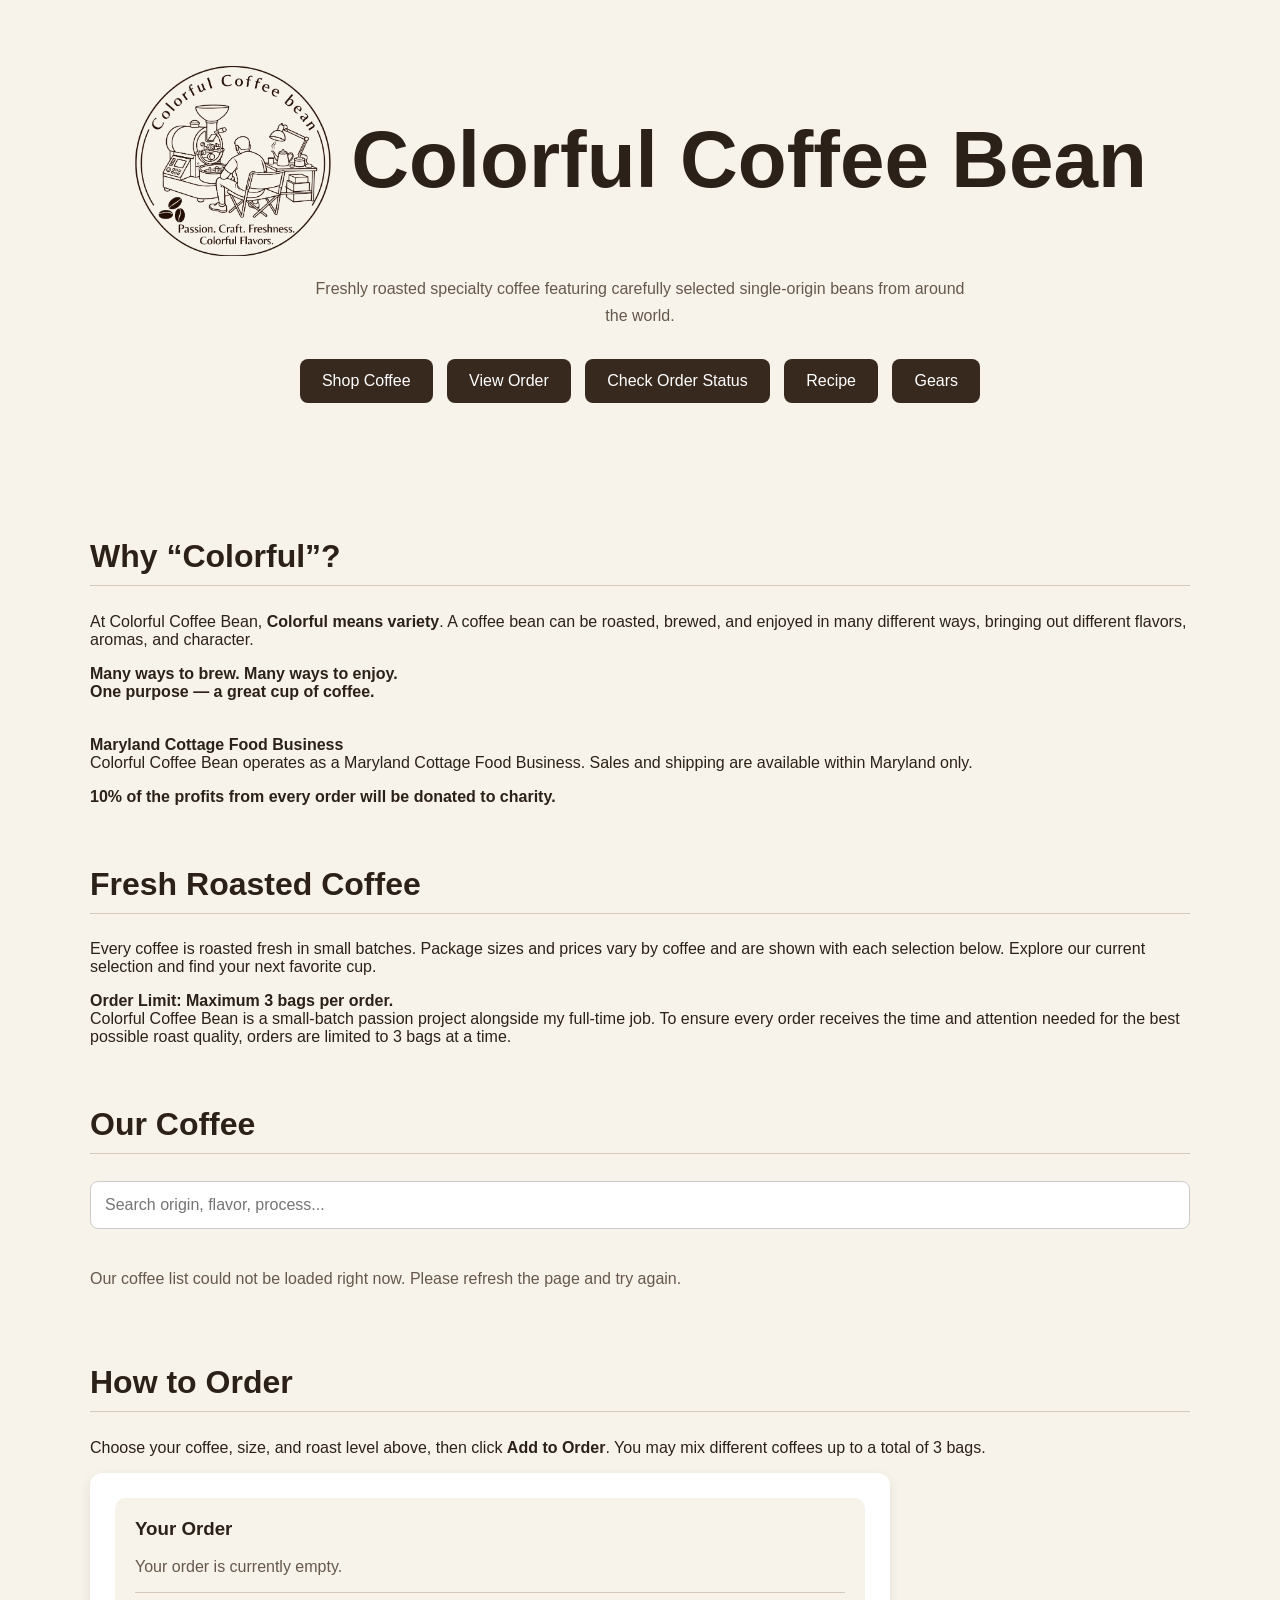
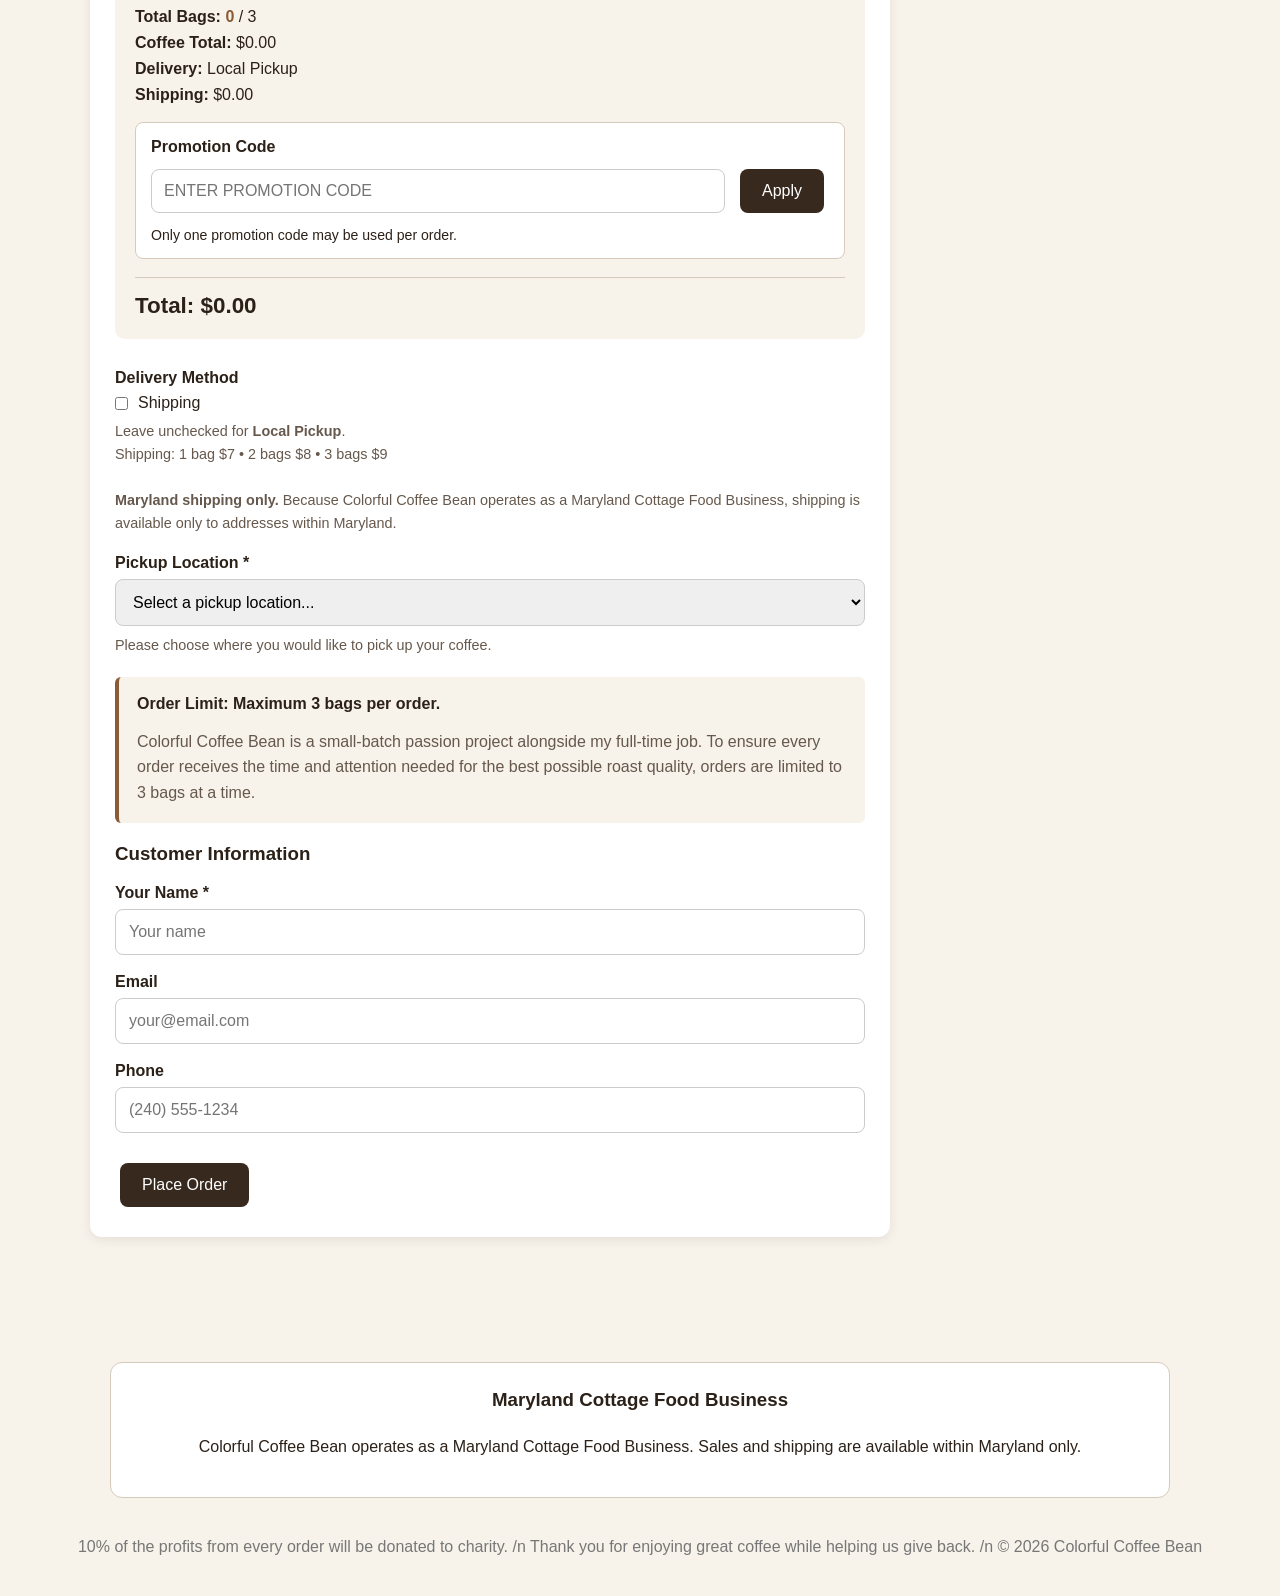
<file: index.html>
<!DOCTYPE html>
<html lang="en">

<head>

  <meta charset="UTF-8">

  <meta
    name="viewport"
    content="width=device-width, initial-scale=1.0"
  >

  <title>Colorful Coffee Bean | Fresh Roasted Coffee in Maryland</title>
  <meta name="description" content="Shop freshly roasted specialty coffee from Colorful Coffee Bean, a Maryland small-batch coffee business. Local pickup in Germantown and Gaithersburg, with shipping within Maryland.">
  <link rel="canonical" href="https://www.colorfulcoffeebean.com/">


  <style>

    /* =========================================================
       BASIC PAGE STYLE
       ========================================================= */

    body {
      margin: 0;
      font-family: Arial, sans-serif;
      background: #f7f3eb;
      color: #2c2118;
    }


    .container {
      max-width: 1100px;
      margin: auto;
      padding: 30px 20px;
    }



    /* =========================================================
       HEADER
       ========================================================= */

    header {
      text-align: center;
      padding: 60px 20px 40px;
    }


    /* Logo + Business Name */

    .brand {
      display: flex;
      align-items: center;
      justify-content: center;
      gap: 18px;
      margin-bottom: 15px;
    }


    .brand-logo {
      width: 200px;
      height: 200px;
      object-fit: contain;
      flex-shrink: 0;
    }


    .brand h1 {
      font-size: 5rem;
      margin: 0;
    }


    header p {
      max-width: 650px;
      margin: auto;
      line-height: 1.7;
      color: #66584c;
    }



    /* =========================================================
       BUTTONS
       ========================================================= */

    .buttons {
      margin-top: 25px;
    }


    .button {
      display: inline-block;
      padding: 13px 22px;
      margin: 5px;

      background: #38291f;
      color: white;

      text-decoration: none;

      border: none;
      border-radius: 8px;

      cursor: pointer;
      font-size: 16px;
      font-family: Arial, sans-serif;
    }


    .button:hover {
      background: #594235;
    }



    /* =========================================================
       SECTIONS
       ========================================================= */

    section {
      margin: 60px 0;
    }


    h2 {
      font-size: 2rem;
      border-bottom: 1px solid #d6cabc;
      padding-bottom: 10px;
    }



    /* =========================================================
       SEARCH BOX
       ========================================================= */

    #search {
      width: 100%;
      box-sizing: border-box;

      padding: 14px;
      margin-bottom: 25px;

      font-size: 16px;

      border: 1px solid #ccc;
      border-radius: 8px;
    }



    /* =========================================================
       COFFEE GRID
       ========================================================= */

    .coffee-grid {
      display: grid;

      grid-template-columns:
        repeat(auto-fit, minmax(300px, 1fr));

      gap: 20px;
    }



    /* =========================================================
       COFFEE CARD
       ========================================================= */

    .coffee-card {
      display: flex;
      flex-direction: column;

      background: white;

      border-radius: 12px;

      padding: 22px;

      box-shadow:
        0 3px 12px rgba(0, 0, 0, 0.08);
    }


    .coffee-card h3 {
      margin-top: 0;
    }


    .origin {
      color: #8a5b35;
      font-weight: bold;
    }



    /* =========================================================
       COFFEE ORDER OPTIONS
       ========================================================= */

    .coffee-options {
      margin-top: auto;
      padding-top: 20px;
    }


    .coffee-option {
      display: grid;

      grid-template-columns:
        22px 55px 1fr 55px;

      align-items: center;

      gap: 8px;

      margin-bottom: 12px;
    }


    .coffee-option input[type="radio"] {
      width: auto;
      margin: 0;
      cursor: pointer;
    }


    .coffee-option label {
      font-weight: bold;
      cursor: pointer;
    }


    .coffee-option select {
      width: 100%;

      padding: 8px;

      border: 1px solid #ccc;
      border-radius: 6px;

      background: white;

      font-size: 14px;
    }


    .option-price {
      font-size: 1.1rem;
      font-weight: bold;
      text-align: right;
    }


    .card-order-button {
      text-align: right;
      margin-top: 15px;
    }



    /* =========================================================
       ORDER LIMIT MESSAGE
       ========================================================= */

    .order-limit {
      margin: 20px 0;

      padding: 18px;

      background: #f7f3eb;

      border-left: 4px solid #8a5b35;

      border-radius: 6px;
    }


    .order-limit p {
      margin-bottom: 0;

      line-height: 1.6;

      color: #66584c;
    }



    /* =========================================================
       ORDER SECTION
       ========================================================= */

    .order-form {
      max-width: 750px;

      background: white;

      padding: 25px;

      border-radius: 12px;

      box-shadow:
        0 3px 12px rgba(0, 0, 0, 0.08);
    }



    /* =========================================================
       SHOPPING CART
       ========================================================= */

    .order-summary {
      padding: 20px;

      background: #f7f3eb;

      border-radius: 10px;

      margin-bottom: 30px;
    }


    .order-summary h3 {
      margin-top: 0;
    }


    .cart-empty {
      color: #66584c;
    }


    .cart-item {
      background: white;

      padding: 15px;

      margin-bottom: 12px;

      border-radius: 8px;
    }


    .cart-item-title {
      font-size: 1.05rem;
      font-weight: bold;

      margin-bottom: 6px;
    }


    .cart-item-details {
      color: #66584c;
      line-height: 1.6;
    }


    .cart-item-bottom {
      display: flex;

      justify-content: space-between;
      align-items: center;

      margin-top: 10px;
    }


    .remove-button {
      background: none;

      border: none;

      color: #8a5b35;

      font-weight: bold;

      cursor: pointer;
    }


    .summary-line {
      margin: 8px 0;
    }


    .summary-divider {
      border-top: 1px solid #d6cabc;

      margin: 15px 0;
    }


    .bag-count {
      color: #8a5b35;
      font-weight: bold;
    }


    .promotion-box { background:white; border:1px solid #d6cabc; border-radius:8px; padding:15px; margin:18px 0; }
    .promotion-row { display:flex; gap:10px; align-items:center; }
    .promotion-row input { flex:1; padding:12px; border:1px solid #ccc; border-radius:8px; font-size:16px; text-transform:uppercase; }
    .promotion-message { margin-top:9px; font-size:.92rem; }
    .promotion-message.success { color:#2f6b3c; font-weight:bold; }
    .promotion-message.error { color:#9b2c2c; }
    .discount-line { color:#2f6b3c; }

    /* Promotion code: stack input and buttons on narrow screens */
    @media (max-width: 600px) {
      .promotion-row {
        flex-direction: column;
        align-items: stretch;
      }
      .promotion-row input {
        flex: none;
        width: 100%;
        min-width: 0;
        box-sizing: border-box;
      }
      .promotion-row .button {
        display: block;
        width: 100%;
        box-sizing: border-box;
        margin: 0;
        text-align: center;
      }
      .promotion-row .button[style*="display:none"] {
        display: none !important;
      }
    }


    .total {
      margin-top: 15px;

      padding-top: 15px;

      border-top: 1px solid #d6cabc;

      font-size: 1.4rem;
      font-weight: bold;
    }



    /* =========================================================
       CUSTOMER INFORMATION
       ========================================================= */

    .form-group {
      margin-bottom: 18px;
    }


    .form-group label {
      display: block;

      font-weight: bold;

      margin-bottom: 7px;
    }


    .form-group input[type="text"],
    .form-group input[type="email"],
    .form-group input[type="tel"],
    .form-group select {

      width: 100%;

      box-sizing: border-box;

      padding: 13px;

      font-size: 16px;

      border: 1px solid #ccc;
      border-radius: 8px;
    }



    /* =========================================================
       SHIPPING
       ========================================================= */

    .shipping-option {
      display: flex !important;

      align-items: center;

      gap: 10px;

      font-weight: normal !important;

      cursor: pointer;
    }


    .shipping-option input {
      width: auto;
      margin: 0;
    }


    .shipping-info {
      color: #66584c;
      font-size: 0.9rem;
      line-height: 1.6;
      margin-top: 8px;
    }

    .maryland-warning {
      margin-top: 10px;
      padding: 12px 14px;
      border: 1px solid #b3261e;
      border-radius: 8px;
      background: #fff4f2;
      color: #8b1e18;
      font-weight: bold;
      line-height: 1.5;
    }

    .cottage-food-notice {
      max-width: 1060px;
      margin: 35px auto 0;
      padding: 22px 20px;
      box-sizing: border-box;
      background: #fff;
      border: 1px solid #d6cabc;
      border-radius: 12px;
      text-align: center;
      line-height: 1.6;
    }

    .cottage-food-notice h3 {
      margin-top: 0;
    }



    /* =========================================================
       MOBILE
       ========================================================= */

    @media (max-width: 600px) {

      header {
        padding-top: 40px;
      }


      .brand {
        gap: 12px;
      }


      .brand-logo {
        width: 120px;
        height: 120px;
      }


      .brand h1 {
        font-size: 2rem;
      }


      .coffee-option {
        grid-template-columns:
          20px 48px 1fr 45px;

        gap: 5px;
      }


      .coffee-option select {
        font-size: 13px;
        padding: 7px;
      }


      .option-price {
        font-size: 1rem;
      }


      .order-button {
        width: 100%;
      }

    }



    /* =========================================================
       FOOTER
       ========================================================= */

    footer {
      text-align: center;

      padding: 40px;

      color: #777;
    }

  
    .payment-modal { position:fixed; inset:0; background:rgba(0,0,0,.55); display:flex; align-items:center; justify-content:center; padding:20px; z-index:9999; }
    .payment-modal.hidden { display:none; }
    .payment-card { background:#fff; width:min(520px,100%); max-height:90vh; overflow:auto; border-radius:14px; padding:24px; text-align:center; box-shadow:0 12px 40px rgba(0,0,0,.25); }
    .payment-card h2 { margin-top:0; }
    .payment-card .awaiting { color:#9b2c2c; font-weight:bold; }
    .payment-card .venmo-user { font-size:1.15rem; font-weight:bold; }
    .payment-card .venmo-qr { width:220px; max-width:80%; display:block; margin:14px auto; border-radius:12px; }
    .payment-card .close-payment { margin-top:10px; padding:12px 20px; border:0; border-radius:8px; background:#38291f; color:#fff; cursor:pointer; }
    /* Why Colorful: requested spacing adjustments */
    .colorful-purpose { margin-bottom: 35px; }
    .colorful-cottage-heading { font-size:1rem; margin-top: 0; margin-bottom: 0; }
    .colorful-cottage-description { margin-top: 0; }
</style>

</head>



<body>


  <!-- =========================================================
       HEADER
       ========================================================= -->

  <header>

    <div class="brand">

      <img
        src="images/colorful-coffee-bean-logo.png"
        alt="Colorful Coffee Bean Logo"
        class="brand-logo"
      >

      <h1>
        Colorful Coffee Bean
      </h1>

    </div>


    <p>
      Freshly roasted specialty coffee featuring carefully
      selected single-origin beans from around the world.
    </p>


    <div class="buttons">

      <a
        class="button"
        href="#coffee"
      >
        Shop Coffee
      </a>


      <a
        class="button"
        href="#order"
      >
        View Order
      </a>


      <a
        class="button"
        href="status.html"
      >
        Check Order Status
      </a>

      <a
        class="button"
        href="recipe.html"
      >
        Recipe
      </a>

      <a
        class="button"
        href="gears.html"
      >
        Gears
      </a>

    </div>

  </header>



  <!-- =========================================================
       MAIN CONTENT
       ========================================================= -->

  <div class="container">



    <!-- =======================================================
         FRESH ROASTED COFFEE
         ======================================================= -->

    <section>

      <h2>Why “Colorful”?</h2>

      <p>
        At Colorful Coffee Bean, <strong>Colorful means variety</strong>.
        A coffee bean can be roasted, brewed, and enjoyed in many different ways,
        bringing out different flavors, aromas, and character.
      </p>

      <p class="colorful-purpose">
        <strong>Many ways to brew. Many ways to enjoy.<br>
        One purpose — a great cup of coffee.</strong>
      </p>

      <h3 class="colorful-cottage-heading">Maryland Cottage Food Business</h3>
      <p class="colorful-cottage-description">
      Colorful Coffee Bean operates as a Maryland Cottage Food Business.
      Sales and shipping are available within Maryland only.
      </p>

      <p class="promise">
        <Strong>10% of the profits from every order will be donated to charity.</Strong>
      </p>
      

    </section>

<section>

      <h2>
        Fresh Roasted Coffee
      </h2>


      <p>
        Every coffee is roasted fresh in small batches.
        Package sizes and prices vary by coffee and are shown with each selection below.
        Explore our current selection and find your
        next favorite cup.
      </p>

    

      <p>
        <strong>Order Limit: Maximum 3 bags per order.</strong><br>
        Colorful Coffee Bean is a small-batch passion project alongside my full-time job.
        To ensure every order receives the time and attention needed for the best possible roast quality,
        orders are limited to 3 bags at a time.
      </p>
</section>



    <!-- =======================================================
         OUR COFFEE
         ======================================================= -->

    <section id="coffee">


      <h2>
        Our Coffee
      </h2>


      <!-- SEARCH -->

      <input
        type="text"
        id="search"
        placeholder="Search origin, flavor, process..."
        onkeyup="filterCoffee()"
      >



      <!-- COFFEE GRID -->

      <div
        class="coffee-grid"
        id="coffeeGrid"
      ><p class="cart-empty" id="coffeeLoading">Loading current coffees...</p>

      </div>

    </section>



    <!-- =======================================================
         ABOUT
         ======================================================= -->

    



    <!-- =======================================================
         HOW TO ORDER
         ======================================================= -->

    <section id="order">


      <h2>
        How to Order
      </h2>


      <p>
        Choose your coffee, size, and roast level above,
        then click <strong>Add to Order</strong>.
        You may mix different coffees up to a total of 3 bags.
      </p>



      <div class="order-form">



        <!-- ===================================================
             YOUR ORDER / SHOPPING CART
             =================================================== -->

        <div class="order-summary">


          <h3>
            Your Order
          </h3>


          <div id="cartItems">

            <p class="cart-empty">
              Your order is currently empty.
            </p>

          </div>



          <div class="summary-divider"></div>



          <div class="summary-line">

            <strong>
              Total Bags:
            </strong>

            <span
              id="totalBags"
              class="bag-count"
            >
              0
            </span>

            / 3

          </div>



          <div class="summary-line">

            <strong>
              Coffee Total:
            </strong>

            $<span id="coffeeTotal">
              0.00
            </span>

          </div>



          <div class="summary-line">

            <strong>
              Delivery:
            </strong>

            <span id="deliveryMethod">
              Local Pickup
            </span>

          </div>



          <div class="summary-line">

            <strong>
              Shipping:
            </strong>

            <span id="shippingCost">
              $0.00
            </span>

          </div>



          <div class="promotion-box">
            <label for="promotionCode"><strong>Promotion Code</strong></label>
            <div class="promotion-row" style="margin-top:8px;">
              <input id="promotionCode" type="text" placeholder="Enter promotion code" autocomplete="off">
              <button id="applyPromotionButton" type="button" class="button" onclick="applyPromotionCode()">Apply</button>
              <button id="removePromotionButton" type="button" class="button"
                onclick="removePromotionCode()" style="display:none;">Remove</button>
            </div>
            <div id="promotionMessage" class="promotion-message"></div>
            <div class="muted" style="margin-top:6px; font-size:0.88rem;">
              Only one promotion code may be used per order.
            </div>
          </div>

          <div id="discountSummaryLine" class="summary-line discount-line" style="display:none;">
            <strong>Promotion Discount:</strong>
             -$<span id="discountAmount">0.00</span>
          </div>

          <div class="total">

            Total:

            $<span id="grandTotal">
              0.00
            </span>

          </div>


        </div>



        <!-- ===================================================
             DELIVERY METHOD
             =================================================== -->

        <div class="form-group">

          <label>
            Delivery Method
          </label>


          <label class="shipping-option">

            <input
              type="checkbox"
              id="shippingCheckbox"
              onchange="toggleShippingAddress(); updateOrderSummary()"
            >

            Shipping

          </label>


          <p class="shipping-info">

            Leave unchecked for
            <strong>Local Pickup</strong>.

            <br>

            Shipping:
            1 bag $7 •
            2 bags $8 •
            3 bags $9

            <br><br>

            <strong>Maryland shipping only.</strong>
            Because Colorful Coffee Bean operates as a Maryland Cottage Food Business,
            shipping is available only to addresses within Maryland.

          </p>

        </div>


        <!-- LOCAL PICKUP LOCATION: shown only when Shipping is not selected -->
        <div id="pickupLocationFields">

          <div class="form-group">
            <label for="pickupLocation">Pickup Location *</label>

            <select id="pickupLocation">
              <option value="">Select a pickup location...</option>
              <option value="applebees_germantown">
                Applebee's — 21048 Frederick Rd, Germantown, MD 20876
              </option>
              <option value="royal_farms_gaithersburg">
                Royal Farms — 690 Watkins Mill Rd, Gaithersburg, MD 20879
              </option>
            </select>

            <p class="shipping-info">
              Please choose where you would like to pick up your coffee.
            </p>
          </div>

        </div>


        <!-- SHIPPING ADDRESS: shown only when Shipping is selected -->
        <div id="shippingAddressFields" style="display: none;">

          <h3>Shipping Address</h3>

          <div class="form-group">
            <label for="addressLine1">Street Address *</label>
            <input type="text" id="addressLine1" placeholder="Street address">
          </div>

          <div class="form-group">
            <label for="addressLine2">Apartment / Unit</label>
            <input type="text" id="addressLine2" placeholder="Apartment, suite, unit (optional)">
          </div>

          <div class="form-group">
            <label for="shippingCity">City *</label>
            <input type="text" id="shippingCity" placeholder="City">
          </div>

          <div class="form-group">
            <label for="shippingState">State *</label>
            <input type="text" id="shippingState" placeholder="MD or Maryland"
              oninput="validateMarylandShippingState(false)"
              onblur="validateMarylandShippingState(true)">
            <div id="marylandShippingWarning" class="maryland-warning" style="display:none;">
              ⚠ Shipping is available only within Maryland. Please enter a Maryland state and ZIP Code. Colorful Coffee Bean cannot ship cottage food products outside the State of Maryland.
            </div>
          </div>

          <div class="form-group">
            <label for="shippingZip">ZIP Code *</label>
            <input type="text" id="shippingZip" placeholder="ZIP Code"
              inputmode="numeric" maxlength="10"
              oninput="validateMarylandShippingState(false)"
              onblur="validateMarylandShippingState(true)">
          </div>

        </div>



        <!-- ===================================================
             ORDER LIMIT
             =================================================== -->

        <div class="order-limit">

          <strong>
            Order Limit: Maximum 3 bags per order.
          </strong>


          <p>
            Colorful Coffee Bean is a small-batch passion project
            alongside my full-time job.

            To ensure every order receives the time and attention
            needed for the best possible roast quality,
            orders are limited to 3 bags at a time.
          </p>

        </div>



        <!-- ===================================================
             CUSTOMER INFORMATION
             =================================================== -->

        <h3>
          Customer Information
        </h3>



        <div class="form-group">

          <label for="customerName">
            Your Name *
          </label>


          <input
            type="text"
            id="customerName"
            placeholder="Your name"
          >

        </div>



        <div class="form-group">

          <label for="customerEmail">
            Email
          </label>


          <input
            type="email"
            id="customerEmail"
            placeholder="your@email.com"
          >

        </div>



        <div class="form-group">

          <label for="customerPhone">
            Phone
          </label>


          <input
            type="tel"
            id="customerPhone"
            placeholder="(240) 555-1234"
          >

        </div>



        <!-- ===================================================
             PLACE ORDER
             =================================================== -->

        <div class="buttons">

          <button
            type="button"
            class="button order-button"
            id="placeOrderButton"
            onclick="placeOrder()"
          >
            Place Order
          </button>

        </div>



      </div>

    </section>


  </div>



  <!-- =========================================================
       FOOTER
       ========================================================= -->

  <section class="cottage-food-notice">
    <h3>Maryland Cottage Food Business</h3>
    <p>
      Colorful Coffee Bean operates as a Maryland Cottage Food Business.
      Sales and shipping are available within Maryland only.
    </p>
  </section>

  <footer>
    10% of the profits from every order will be donated to charity. /n
    Thank you for enjoying great coffee while helping us give back. /n
     © 2026 Colorful Coffee Bean
  </footer>



  <!-- =========================================================
       JAVASCRIPT
       ========================================================= -->

  <script>

    /* =========================================================
       SUPABASE CONNECTION
       Replace ONLY the two values below.
       Use Project URL + Publishable key.
       NEVER put a service_role / secret key here.
       ========================================================= */

    const SUPABASE_URL = "https://xzvomecpkgztozvnylfz.supabase.co";
    const SUPABASE_PUBLISHABLE_KEY = "sb_publishable_YZyVqJsWa5j8Hxt8BCqFgg_inirk0Hd";



    /* =========================================================
       SHOPPING CART

       Every time someone clicks "Add to Order",
       one bag is added here.
       ========================================================= */

    let orderItems = [];
    let appliedPromotion = null;



    /* =========================================================
       COFFEE INFORMATION

       This tells JavaScript:
       - Coffee name
       - 6 oz price
       - 12 oz price
       ========================================================= */

    const coffeeData = {};


    /* =========================================================
       LOAD ACTIVE COFFEES + ACTIVE PACKAGE SIZES FROM SUPABASE
       ========================================================= */

    function escapeCoffeeHtml(value) {
      return String(value ?? "")
        .replaceAll("&", "&amp;").replaceAll("<", "&lt;")
        .replaceAll(">", "&gt;").replaceAll('"', "&quot;")
        .replaceAll("'", "&#039;");
    }

    function roastOptions() {
      return `
        <option value="Light">Light</option>
        <option value="Medium-Light">Medium-Light</option>
        <option value="Medium" selected>Medium</option>
        <option value="Medium-Dark">Medium-Dark</option>
        <option value="Dark">Dark</option>`;
    }

    function packageSizeKey(sizeOz) {
      return String(sizeOz).replace(".", "_");
    }

    function formatSizeOz(sizeOz) {
      const n = Number(sizeOz);
      return Number.isInteger(n) ? String(n) : String(n);
    }

    function buildCoffeeCard(product) {
      const id = escapeCoffeeHtml(product.id);
      const sizes = Array.isArray(product.packageSizes) ? product.packageSizes : [];

      coffeeData[product.id] = {
        name: product.name,
        sizes: {}
      };

      sizes.forEach(function(size) {
        coffeeData[product.id].sizes[String(size.size_oz)] = Number(size.price || 0);
      });

      let optionsHtml = "";

      if (sizes.length) {
        optionsHtml = sizes.map(function(size, index) {
          const sizeValue = formatSizeOz(size.size_oz);
          const key = packageSizeKey(sizeValue);
          const inputId = id + "-size-" + key;
          const roastId = id + "-roast-" + key;
          const price = Number(size.price || 0);

          return `
            <div class="coffee-option">
              <input type="radio"
                name="${id}-size"
                id="${inputId}"
                value="${escapeCoffeeHtml(sizeValue)}"
                ${index === 0 ? "checked" : ""}>
              <label for="${inputId}">${escapeCoffeeHtml(sizeValue)} oz</label>
              <select id="${roastId}">${roastOptions()}</select>
              <span class="option-price">$${price.toFixed(2).replace(".00","")}</span>
            </div>`;
        }).join("");
      } else {
        optionsHtml = `
          <p class="cart-empty">
            Package sizes are not currently available for this coffee.
          </p>`;
      }

      return `
        <div class="coffee-card">
          <div class="origin">${escapeCoffeeHtml(product.origin || "")}</div>
          <h3>${escapeCoffeeHtml(product.region || product.name || "")}</h3>
          <p><strong>Process:</strong> ${escapeCoffeeHtml(product.process || "")}</p>
          <p><strong>Roast:</strong> Light - Dark</p>
          <p><strong>Tasting Notes:</strong><br>${escapeCoffeeHtml(product.tasting_notes || "")}</p>

          <div class="coffee-options">
            ${optionsHtml}

            ${sizes.length ? `
            <div class="card-order-button">
              <button type="button" class="button"
                onclick='addCoffeeToOrder(${JSON.stringify(product.id)})'>
                Add to Order
              </button>
            </div>` : ""}
          </div>
        </div>`;
    }

    async function loadCoffeeProducts() {
      const grid = document.getElementById("coffeeGrid");

      try {
        const headers = {
          "apikey": SUPABASE_PUBLISHABLE_KEY,
          "Authorization": "Bearer " + SUPABASE_PUBLISHABLE_KEY
        };

        const [productsResponse, sizesResponse] = await Promise.all([
          fetch(
            SUPABASE_URL +
            "/rest/v1/products?select=id,name,active,origin,region,process,tasting_notes" +
            "&active=eq.true&order=name.asc",
            { headers: headers }
          ),
          fetch(
            SUPABASE_URL +
            "/rest/v1/product_sizes?select=product_id,size_oz,price,active" +
            "&active=eq.true&order=size_oz.asc",
            { headers: headers }
          )
        ]);

        if (!productsResponse.ok) {
          throw new Error(await productsResponse.text() || "Unable to load coffees.");
        }

        if (!sizesResponse.ok) {
          throw new Error(await sizesResponse.text() || "Unable to load package sizes.");
        }

        const products = await productsResponse.json();
        const packageSizes = await sizesResponse.json();

        const sizesByProduct = {};
        packageSizes.forEach(function(size) {
          if (!sizesByProduct[size.product_id]) {
            sizesByProduct[size.product_id] = [];
          }
          sizesByProduct[size.product_id].push(size);
        });

        Object.keys(coffeeData).forEach(function(key) {
          delete coffeeData[key];
        });

        if (!products.length) {
          grid.innerHTML = '<p class="cart-empty">No coffees are currently available.</p>';
          return;
        }

        products.forEach(function(product) {
          product.packageSizes = sizesByProduct[product.id] || [];
        });

        grid.innerHTML = products.map(buildCoffeeCard).join("");
      }
      catch (error) {
        console.error("Coffee list could not be loaded:", error);
        grid.innerHTML =
          '<p class="cart-empty">Our coffee list could not be loaded right now. Please refresh the page and try again.</p>';
      }
    }


    /* =========================================================
       SEARCH COFFEE
       ========================================================= */

    function filterCoffee() {


      const input =
        document
          .getElementById("search")
          .value
          .toLowerCase();


      const cards =
        document
          .querySelectorAll(".coffee-card");


      cards.forEach(function(card) {


        const text =
          card
            .innerText
            .toLowerCase();


        if (text.includes(input)) {

          card.style.display = "flex";

        }

        else {

          card.style.display = "none";

        }


      });


    }



    /* =========================================================
       ADD COFFEE TO ORDER
       ========================================================= */

    function addCoffeeToOrder(coffeeId) {


      /* -----------------------------------------
         CHECK IF CART IS ALREADY FULL
         ----------------------------------------- */

      if (orderItems.length >= 3) {


        alert(
          "Your order is full!\n\n" +
          "Maximum order is 3 bags.\n" +
          "Please remove an item before adding another coffee."
        );


        return;

      }



      /* -----------------------------------------
         GET COFFEE INFORMATION
         ----------------------------------------- */

      const coffee =
        coffeeData[coffeeId];



      /* -----------------------------------------
         FIND SELECTED SIZE
         ----------------------------------------- */

      const selectedSize =
        document.querySelector(
          'input[name="' +
          coffeeId +
          '-size"]:checked'
        );


      if (!selectedSize) {

        alert(
          "Please select a coffee size."
        );

        return;

      }


      const size =
        selectedSize.value;



      /* -----------------------------------------
         FIND ROAST LEVEL

         The roast dropdown depends on which
         size radio button was selected.
         ----------------------------------------- */

      const roast =
        document
          .getElementById(
            coffeeId +
            "-roast-" +
            packageSizeKey(size)
          )
          .value;



      /* -----------------------------------------
         FIND PRICE FROM ACTIVE PACKAGE SIZE
         ----------------------------------------- */

      const price = Number(coffee.sizes[String(size)]);

      if (!Number.isFinite(price)) {
        alert("This package size is no longer available. Please refresh the page and try again.");
        return;
      }



      /* -----------------------------------------
         CREATE ORDER ITEM
         ----------------------------------------- */

      const item = {

        productId: coffeeId,

        coffee: coffee.name,

        size: size,

        roast: roast,

        price: price

      };



      /* -----------------------------------------
         ADD ONE BAG TO CART
         ----------------------------------------- */

      orderItems.push(item);
      invalidateAppliedPromotion("Your order changed. Please apply the promotion code again.");



      /* -----------------------------------------
         UPDATE CART DISPLAY
         ----------------------------------------- */

      updateOrderSummary();



      /* -----------------------------------------
         LET CUSTOMER KNOW IT WAS ADDED
         ----------------------------------------- */

      alert(
        coffee.name +
        "\n" +
        size +
        " oz • " +
        roast +
        "\n\n" +
        "Added to your order.\n\n" +
        "Total Bags: " +
        orderItems.length +
        " / 3"
      );


    }



    /* =========================================================
       REMOVE COFFEE FROM ORDER
       ========================================================= */

    function removeOrderItem(index) {


      orderItems.splice(
        index,
        1
      );


      invalidateAppliedPromotion("Your order changed. Please apply the promotion code again.");

      updateOrderSummary();


    }



    /* =========================================================
       SHOW / HIDE SHIPPING ADDRESS
       ========================================================= */

    function toggleShippingAddress() {
      invalidateAppliedPromotion("Delivery method changed. Please apply the promotion code again.");

      const shippingSelected =
        document.getElementById("shippingCheckbox").checked;

      document.getElementById("shippingAddressFields").style.display =
        shippingSelected ? "block" : "none";

      document.getElementById("pickupLocationFields").style.display =
        shippingSelected ? "none" : "block";

      validateMarylandShippingState(false);

    }



    function validateMarylandShippingState(showWarning = true) {
      const shippingSelected =
        document.getElementById("shippingCheckbox").checked;

      const stateInput =
        document.getElementById("shippingState");

      const zipInput =
        document.getElementById("shippingZip");

      const warning =
        document.getElementById("marylandShippingWarning");

      if (!shippingSelected) {
        if (warning) warning.style.display = "none";
        return true;
      }

      const state = stateInput.value.trim().toUpperCase();
      const stateValid = state === "MD" || state === "MARYLAND";

      // Accept 5-digit ZIP or ZIP+4, but validate the first 5 digits.
      const zipMatch = zipInput.value.trim().match(/^(\d{5})(?:-\d{4})?$/);
      const zip5 = zipMatch ? zipMatch[1] : "";
      const zipPrefix = zip5 ? zip5.substring(0, 3) : "";

      // Maryland ZIP prefixes used for ordinary Maryland destinations.
      // 213 is unassigned. 200-205 are Washington, DC / federal ZIPs,
      // so they are intentionally not accepted here.
      const marylandZipPrefixes = new Set([
        "206", "207", "208", "209",
        "210", "211", "212",
        "214", "215", "216", "217", "218", "219"
      ]);

      const zipValid =
        zip5 !== "" &&
        marylandZipPrefixes.has(zipPrefix);

      const stateEntered = state !== "";
      const zipEntered = zipInput.value.trim() !== "";

      // One shared warning for either an invalid state or invalid ZIP.
      const shouldWarn =
        showWarning &&
        (
          (stateEntered && !stateValid) ||
          (zipEntered && !zipValid)
        );

      if (warning) {
        warning.style.display = shouldWarn ? "block" : "none";
      }

      // During final order validation both fields must be valid.
      return stateValid && zipValid;
    }


    /* =========================================================
       CALCULATE SHIPPING
       ========================================================= */

    function calculateShipping() {


      const shippingSelected =
        document
          .getElementById("shippingCheckbox")
          .checked;


      const totalBags =
        orderItems.length;



      /* -----------------------------------------
         LOCAL PICKUP
         ----------------------------------------- */

      if (!shippingSelected) {

        return 0;

      }



      /* -----------------------------------------
         1 BAG
         ----------------------------------------- */

      if (totalBags === 1) {

        return 7;

      }



      /* -----------------------------------------
         2 BAGS
         ----------------------------------------- */

      if (totalBags === 2) {

        return 8;

      }



      /* -----------------------------------------
         3 BAGS = FREE SHIPPING
         ----------------------------------------- */

      if (totalBags === 3) {

        return 9;

      }



      return 0;


    }



    function clearPromotion(message = "") {
      appliedPromotion = null;
      const line = document.getElementById("discountSummaryLine");
      if (line) line.style.display = "none";
      const removeButton = document.getElementById("removePromotionButton");
      if (removeButton) removeButton.style.display = "none";
      const applyButton = document.getElementById("applyPromotionButton");
      if (applyButton) applyButton.style.display = "inline-block";
      const promoInput = document.getElementById("promotionCode");
      if (promoInput) promoInput.readOnly = false;
      const msg = document.getElementById("promotionMessage");
      if (msg) { msg.textContent = message; msg.className = "promotion-message" + (message ? " error" : ""); }
    }

    async function applyPromotionCode() {
      if (appliedPromotion) {
        alert(
          "Only one promotion code can be used per order.\n\n" +
          "Please remove the current promotion before applying another code."
        );
        return;
      }

      const code = document.getElementById("promotionCode").value.trim();
      const name = document.getElementById("customerName").value.trim();
      const email = document.getElementById("customerEmail").value.trim();
      const fulfillment = document.getElementById("shippingCheckbox").checked ? "shipping" : "pickup";
      const button = document.getElementById("applyPromotionButton");
      const msg = document.getElementById("promotionMessage");
      if (!code) { clearPromotion("Please enter a promotion code."); updateOrderSummary(); return; }
      button.disabled = true; button.textContent = "Checking..."; msg.textContent = "";
      try {
        const response = await fetch(SUPABASE_URL + "/rest/v1/rpc/validate_promotion_code", {
          method:"POST", headers:{"Content-Type":"application/json","apikey":SUPABASE_PUBLISHABLE_KEY,"Authorization":"Bearer " + SUPABASE_PUBLISHABLE_KEY},
          body:JSON.stringify({p_code:code,p_customer_name:name,p_email:email,p_fulfillment:fulfillment})
        });
        const result = await response.json();
        if (!response.ok) throw new Error(result.message || "Unable to validate promotion code.");
        if (!result.valid) { clearPromotion(result.message || "This promotion code is not valid."); updateOrderSummary(); return; }
        appliedPromotion = {
          code: result.code,
          discountAmount: Number(result.discount_amount || 0),
          discountType: result.discount_type === "per_bag" ? "per_bag" : "per_order"
        };
        document.getElementById("promotionCode").value = result.code;
        document.getElementById("promotionCode").readOnly = true;
        document.getElementById("applyPromotionButton").style.display = "none";
        document.getElementById("removePromotionButton").style.display = "inline-block";
        msg.textContent =
          "Promotion applied: $" +
          appliedPromotion.discountAmount.toFixed(2) +
          (appliedPromotion.discountType === "per_bag"
            ? " off per bag."
            : " off coffee subtotal.");
        msg.className = "promotion-message success"; updateOrderSummary();
      } catch(e) { console.error(e); clearPromotion("This promotion code could not be validated. Please try again."); updateOrderSummary(); }
      finally { button.disabled = false; button.textContent = "Apply"; }
    }

    function removePromotionCode() {
      document.getElementById("promotionCode").value = "";
      clearPromotion("");
      updateOrderSummary();
    }

    function invalidateAppliedPromotion(message) {
      if (!appliedPromotion) return;
      clearPromotion(message || "Please apply your promotion code again after changing the order.");
    }

    /* =========================================================
       UPDATE ORDER SUMMARY
       ========================================================= */

    function updateOrderSummary() {


      const cartItems =
        document
          .getElementById("cartItems");


      cartItems.innerHTML = "";



      /* -----------------------------------------
         COFFEE TOTAL
         ----------------------------------------- */

      let coffeeTotal = 0;



      /* -----------------------------------------
         EMPTY CART
         ----------------------------------------- */

      if (orderItems.length === 0) {


        cartItems.innerHTML =

          '<p class="cart-empty">' +
          'Your order is currently empty.' +
          '</p>';


      }


      /* -----------------------------------------
         SHOW CART ITEMS
         ----------------------------------------- */

      else {


        orderItems.forEach(
          function(item, index) {


            coffeeTotal +=
              item.price;



            const itemDiv =
              document.createElement("div");


            itemDiv.className =
              "cart-item";



            itemDiv.innerHTML =

              '<div class="cart-item-title">' +

                (index + 1) +
                '. ' +
                item.coffee +

              '</div>' +


              '<div class="cart-item-details">' +

                item.size +
                ' oz • ' +
                item.roast +

              '</div>' +


              '<div class="cart-item-bottom">' +

                '<strong>' +

                  '$' +
                  item.price.toFixed(2) +

                '</strong>' +


                '<button ' +
                  'type="button" ' +
                  'class="remove-button" ' +
                  'onclick="removeOrderItem(' +
                  index +
                  ')">' +

                  'Remove' +

                '</button>' +

              '</div>';



            cartItems.appendChild(
              itemDiv
            );


          }
        );


      }



      /* -----------------------------------------
         SHIPPING
         ----------------------------------------- */

      const shippingSelected =
        document
          .getElementById("shippingCheckbox")
          .checked;


      const shippingCost =
        calculateShipping();



      /* -----------------------------------------
         GRAND TOTAL
         ----------------------------------------- */

      const rawPromotionDiscount = appliedPromotion
        ? Math.max(
            0,
            Number(appliedPromotion.discountAmount || 0) *
              (appliedPromotion.discountType === "per_bag" ? orderItems.length : 1)
          )
        : 0;

      // A promotion can reduce the coffee subtotal to $0, but never below $0.
      // Shipping is not discounted.
      const discountAmount = Math.min(coffeeTotal, rawPromotionDiscount);

      const grandTotal = coffeeTotal - discountAmount + shippingCost;



      /* -----------------------------------------
         DELIVERY TEXT
         ----------------------------------------- */

      let deliveryText =
        "Local Pickup";


      let shippingText =
        "$0.00";



      if (shippingSelected) {


        deliveryText =
          "Shipping";


        shippingText =
          "$" +
          shippingCost.toFixed(2);


      }



      /* -----------------------------------------
         UPDATE SCREEN
         ----------------------------------------- */

      document
        .getElementById("totalBags")
        .textContent =
          orderItems.length;


      document
        .getElementById("coffeeTotal")
        .textContent =
          coffeeTotal.toFixed(2);


      document
        .getElementById("deliveryMethod")
        .textContent =
          deliveryText;


      document
        .getElementById("shippingCost")
        .textContent =
          shippingText;


      const discountLine = document.getElementById("discountSummaryLine");
      if (appliedPromotion && discountAmount > 0) {
        discountLine.style.display = "block";
        document.getElementById("discountAmount").textContent = discountAmount.toFixed(2);
        const discountLabel = discountLine.querySelector("strong");
        if (discountLabel) {
          discountLabel.textContent =
            appliedPromotion.discountType === "per_bag"
              ? "Promotion Discount (" + orderItems.length + " bag" + (orderItems.length === 1 ? "" : "s") + "):"
              : "Promotion Discount:";
        }
      } else {
        discountLine.style.display = "none";
      }

      document
        .getElementById("grandTotal")
        .textContent =
          grandTotal.toFixed(2);


    }



    /* =========================================================
       CUSTOMER INFORMATION
       ========================================================= */

    function getCustomerInfo() {


      const name =
        document
          .getElementById("customerName")
          .value
          .trim();


      const email =
        document
          .getElementById("customerEmail")
          .value
          .trim();


      const phone =
        document
          .getElementById("customerPhone")
          .value
          .trim();



      /* -----------------------------------------
         NAME REQUIRED
         ----------------------------------------- */

      if (name === "") {


        alert(
          "Please enter your name."
        );


        return null;


      }



      /* -----------------------------------------
         EMAIL OR PHONE REQUIRED
         ----------------------------------------- */

      if (
        email === "" &&
        phone === ""
      ) {


        alert(
          "Please enter your email or phone number."
        );


        return null;


      }



      /* -----------------------------------------
         ORDER REQUIRED
         ----------------------------------------- */

      if (orderItems.length === 0) {


        alert(
          "Please add at least one coffee to your order."
        );


        return null;


      }



      const shippingSelected =
        document.getElementById("shippingCheckbox").checked;

      let shippingAddress = null;
      let pickupLocation = null;

      if (!shippingSelected) {
        pickupLocation =
          document.getElementById("pickupLocation").value;

        if (!pickupLocation) {
          alert("Please select a pickup location.");
          return null;
        }
      }

      if (shippingSelected) {

        const addressLine1 = document.getElementById("addressLine1").value.trim();
        const addressLine2 = document.getElementById("addressLine2").value.trim();
        const city = document.getElementById("shippingCity").value.trim();
        const state = document.getElementById("shippingState").value.trim();
        const postalCode = document.getElementById("shippingZip").value.trim();

        if (!addressLine1 || !city || !state || !postalCode) {
          alert("Please complete the required shipping address fields.");
          return null;
        }

        if (!validateMarylandShippingState(true)) {
          alert(
            "Maryland shipping only.\n\n" +
            "Please enter a Maryland state and ZIP Code. Colorful Coffee Bean operates as a Maryland Cottage Food Business and cannot ship cottage food products outside the State of Maryland."
          );
          document.getElementById("shippingState").focus();
          return null;
        }

        shippingAddress = {
          addressLine1: addressLine1,
          addressLine2: addressLine2,
          city: city,
          state: state,
          postalCode: postalCode
        };
      }

      return {

        name: name,

        email: email,

        phone: phone,

        shippingAddress: shippingAddress,

        pickupLocation: pickupLocation

      };


    }



    /* =========================================================
       CREATE ORDER MESSAGE
       ========================================================= */

    function createOrderMessage() {


      const customer =
        getCustomerInfo();


      if (!customer) {

        return null;

      }



      /* -----------------------------------------
         CREATE COFFEE LIST
         ----------------------------------------- */

      let orderDetails = "";


      let coffeeTotal = 0;



      orderItems.forEach(
        function(item, index) {


          coffeeTotal +=
            item.price;



          orderDetails +=

            "\n" +
            (index + 1) +
            ". " +
            item.coffee +

            "\nSize: " +
            item.size +
            " oz" +

            "\nRoast: " +
            item.roast +

            "\nPrice: $" +
            item.price.toFixed(2) +

            "\n";


        }
      );



      /* -----------------------------------------
         SHIPPING
         ----------------------------------------- */

      const shippingSelected =
        document
          .getElementById("shippingCheckbox")
          .checked;


      const shippingCost =
        calculateShipping();



      let deliveryText =
        "Local Pickup";


      let shippingText =
        "$0.00";



      if (shippingSelected) {


        deliveryText =
          "Shipping";


        shippingText =
          "$" +
          shippingCost.toFixed(2);


      }



      /* -----------------------------------------
         GRAND TOTAL
         ----------------------------------------- */

      const rawPromotionDiscount = appliedPromotion
        ? Math.max(
            0,
            Number(appliedPromotion.discountAmount || 0) *
              (appliedPromotion.discountType === "per_bag" ? orderItems.length : 1)
          )
        : 0;

      // A promotion can reduce the coffee subtotal to $0, but never below $0.
      // Shipping is not discounted.
      const discountAmount = Math.min(coffeeTotal, rawPromotionDiscount);

      const grandTotal =
         coffeeTotal -
         discountAmount +
         shippingCost;



      /* -----------------------------------------
         FINAL MESSAGE
         ----------------------------------------- */

      const message =

`Hello Colorful Coffee Bean!

I would like to place an order.

ORDER
${orderDetails}
Total Bags: ${orderItems.length}

Coffee Total: $${coffeeTotal.toFixed(2)}
${appliedPromotion ? `Promotion Code: ${appliedPromotion.code}\nPromotion Discount: -$${discountAmount.toFixed(2)}\n` : ""}Delivery Method: ${deliveryText}
Shipping: ${shippingText}

TOTAL: $${grandTotal.toFixed(2)}

CUSTOMER INFORMATION

Name: ${customer.name}
Email: ${customer.email || "Not provided"}
Phone: ${customer.phone || "Not provided"}

Thank you!`;



      return {

        message: message,

        customer: customer

      };


    }



    /* =========================================================
       PLACE ORDER WITH SUPABASE
       ========================================================= */

    async function placeOrder() {

      if (
        SUPABASE_URL.includes("YOUR_SUPABASE") ||
        SUPABASE_PUBLISHABLE_KEY.includes("YOUR_SUPABASE")
      ) {
        alert("Please add your Supabase Project URL and Publishable key to index.html first.");
        return;
      }

      const customer = getCustomerInfo();

      if (!customer) {
        return;
      }

      // The database requires an email for every order.
      if (!customer.email) {
        alert("Please enter your email address.");
        return;
      }

      const shippingSelected =
        document.getElementById("shippingCheckbox").checked;

      const address = customer.shippingAddress || {};

      const items = orderItems.map(function(item) {
        return {
          product_id: item.productId,
          size: item.size + "oz",
          roast: item.roast
        };
      });

      const payload = {
        p_customer_name: customer.name,
        p_email: customer.email,
        p_phone: customer.phone || "",
        p_fulfillment: shippingSelected ? "shipping" : "pickup",
        p_address_line1: address.addressLine1 || "",
        p_address_line2: address.addressLine2 || "",
        p_city: address.city || "",
        p_state: address.state || "",
        p_postal_code: address.postalCode || "",
        p_pickup_location: shippingSelected ? null : customer.pickupLocation,
        p_items: items,
        p_promotion_code: appliedPromotion ? appliedPromotion.code : null
      };

      const button = document.getElementById("placeOrderButton");
      button.disabled = true;
      button.textContent = "Placing Order...";

      try {

        const response = await fetch(
          SUPABASE_URL + "/rest/v1/rpc/place_order",
          {
            method: "POST",
            headers: {
              "Content-Type": "application/json",
              "apikey": SUPABASE_PUBLISHABLE_KEY,
              "Authorization": "Bearer " + SUPABASE_PUBLISHABLE_KEY
            },
            body: JSON.stringify(payload)
          }
        );

        const result = await response.json();

        if (!response.ok) {

          const errorText =
            (result && (result.message || result.error_description || result.hint)) ||
            "Unable to place order.";

          if (errorText.includes("WEEKLY_CAPACITY_REACHED")) {
            alert(
              "Sorry, this week's roasting capacity has been reached.\n\n" +
              "Please check back next week."
            );
            return;
          }

          if (errorText.includes("EMAIL_REQUIRED")) {
            alert("Please enter your email address.");
            return;
          }

          if (errorText.includes("SHIPPING_ADDRESS_REQUIRED")) {
            alert("Please complete the required shipping address fields.");
            return;
          }

          if (errorText.includes("SHIPPING_MARYLAND_ONLY")) {
            alert(
              "Maryland shipping only.\n\n" +
              "Colorful Coffee Bean cannot ship cottage food products outside the State of Maryland."
            );
            return;
          }

          if (errorText.includes("INVALID_OR_INACTIVE_PACKAGE_SIZE")) {
            alert(
              "One of the package sizes in your order is no longer available.\n\n" +
              "Please refresh the page and select an available size."
            );
            return;
          }

          if (errorText.includes("PICKUP_LOCATION_REQUIRED")) {
            alert("Please select a pickup location.");
            return;
          }

          if (errorText.includes("PROMOTION_CODE_INVALID")) { alert("This promotion code is not valid."); return; }
          if (errorText.includes("PROMOTION_CODE_INACTIVE")) { alert("This promotion code is not currently active."); return; }
          if (errorText.includes("PROMOTION_CODE_NOT_STARTED")) { alert("This promotion code is not active yet."); return; }
          if (errorText.includes("PROMOTION_CODE_EXPIRED")) { alert("This promotion code has expired."); return; }
          if (errorText.includes("PROMOTION_LOCAL_PICKUP_ONLY")) { alert("This promotion code is valid for Local Pickup orders only."); return; }
          if (errorText.includes("PROMOTION_FIRST_TIME_ONLY")) { alert("This promotion code is for first-time customers only."); return; }

          throw new Error(errorText);
        }

        // Order is already safely stored in Supabase at this point.
        // Email is intentionally best-effort: an email failure must never
        // turn a successfully saved order into a failed customer order.
        try {
          const emailResponse = await fetch(
            SUPABASE_URL + "/functions/v1/send-order-email",
            {
              method: "POST",
              headers: {
                "Content-Type": "application/json",
                "apikey": SUPABASE_PUBLISHABLE_KEY,
                "Authorization": "Bearer " + SUPABASE_PUBLISHABLE_KEY
              },
              body: JSON.stringify({
                order_code: result.order_code
              })
            }
          );

          const emailResult = await emailResponse.json().catch(function() {
            return null;
          });

          if (!emailResponse.ok || !emailResult || emailResult.success !== true) {
            console.error("Order email could not be sent:", emailResult);
          }
        }
        catch (emailError) {
          console.error("Order email could not be sent:", emailError);
        }

        showPaymentModal(result.order_code, result.total);

        // Clear the cart only after Supabase confirms the order.
        orderItems = [];
        appliedPromotion = null;
        document.getElementById("promotionCode").value = "";
        document.getElementById("promotionMessage").textContent = "";
        document.getElementById("shippingCheckbox").checked = false;
        document.getElementById("pickupLocation").value = "";
        toggleShippingAddress();
        updateOrderSummary();

      }
      catch (error) {

        console.error(error);

        alert(
          "Your order could not be submitted.\n\n" +
          "Please try again."
        );

      }
      finally {

        button.disabled = false;
        button.textContent = "Place Order";

      }
    }



    function showPaymentModal(orderCode, total) {
      document.getElementById("paymentOrderNumber").innerHTML =
        "<strong>Order #" + String(orderCode) + "</strong>";
      document.getElementById("paymentTotal").innerHTML =
        "<strong>Total Due: $" + Number(total).toFixed(2) + "</strong>";
      document.getElementById("paymentInstructions").innerHTML =
        "Please send exactly <strong>$" + Number(total).toFixed(2) +
        "</strong> and enter <strong>" + String(orderCode) +
        "</strong> in the Venmo payment note.";
      document.getElementById("paymentModal").classList.remove("hidden");
    }

    function closePaymentModal() {
      document.getElementById("paymentModal").classList.add("hidden");
    }


    /* =========================================================
       SEND ORDER BY TEXT
       ========================================================= */

    function sendTextOrder() {


      const order =
        createOrderMessage();


      if (!order) {

        return;

      }



      const phoneNumber =
        "12404494657";


      const message =
        encodeURIComponent(
          order.message
        );


      window.location.href =

        "sms:" +
        phoneNumber +
        "?body=" +
        message;


    }



    /* =========================================================
       SEND ORDER BY EMAIL
       ========================================================= */

    function sendEmailOrder() {


      const order =
        createOrderMessage();


      if (!order) {

        return;

      }



      const email =
        "colorfulcb@gmail.com";


      const subject =
        encodeURIComponent(

          "Coffee Order - " +
          order.customer.name

        );


      const body =
        encodeURIComponent(
          order.message
        );


      window.location.href =

        "mailto:" +
        email +
        "?subject=" +
        subject +
        "&body=" +
        body;


    }




    // Anonymous visitor counting: one browser per Eastern calendar day.
    async function recordVisitor() {
      try {
        const storageKey = "ccb_anonymous_visitor_v1";
        let visitorId = localStorage.getItem(storageKey);
        if (!visitorId || !/^[0-9a-f-]{36}$/i.test(visitorId)) {
          visitorId = crypto.randomUUID();
          localStorage.setItem(storageKey, visitorId);
        }
        const response = await fetch(SUPABASE_URL + "/rest/v1/rpc/record_visitor", {
          method: "POST",
          headers: {
            "apikey": SUPABASE_PUBLISHABLE_KEY,
            "Authorization": "Bearer " + SUPABASE_PUBLISHABLE_KEY,
            "Content-Type": "application/json"
          },
          body: JSON.stringify({ p_visitor_id: visitorId }),
          keepalive: true
        });
        if (!response.ok) console.warn("Visitor count unavailable:", response.status);
      } catch (error) {
        // Statistics should never interfere with ordering.
        console.warn("Visitor count unavailable:", error);
      }
    }

    /* =========================================================
       PAGE LOAD
       ========================================================= */

    document.addEventListener(

      "DOMContentLoaded",

      function() {

        updateOrderSummary();
        loadCoffeeProducts();
        recordVisitor();

      }

    );


  </script>




<div id="paymentModal" class="payment-modal hidden">
  <div class="payment-card">
    <h2>Order Received!</h2>
    <div id="paymentOrderNumber"></div>
    <p class="awaiting">Payment: Awaiting Payment</p>
    <p id="paymentTotal"></p>

    <div class="venmo-user">@ColorfulCoffeeBean</div>

    <img class="venmo-qr"
         src="images/venmo-qr.png"
         alt="Venmo QR code for Colorful Coffee Bean">

    <!-- Venmo Mobile Payment Button -->
    <a href="https://venmo.com/u/ColorfulCoffeeBean"
       target="_blank"
       rel="noopener noreferrer"
       style="display:inline-block;
              background:#2684c5;
              color:white;
              padding:14px 24px;
              border-radius:8px;
              text-decoration:none;
              font-weight:bold;
              margin:15px 0;">
      Pay with Venmo
    </a>

    <p id="paymentInstructions"></p>

    <p>A confirmation email will be sent to the email address on your order.</p>

    <button class="close-payment"
            type="button"
            onclick="closePaymentModal()">Done</button>
  </div>
</div>


</body>

</html>
</file>
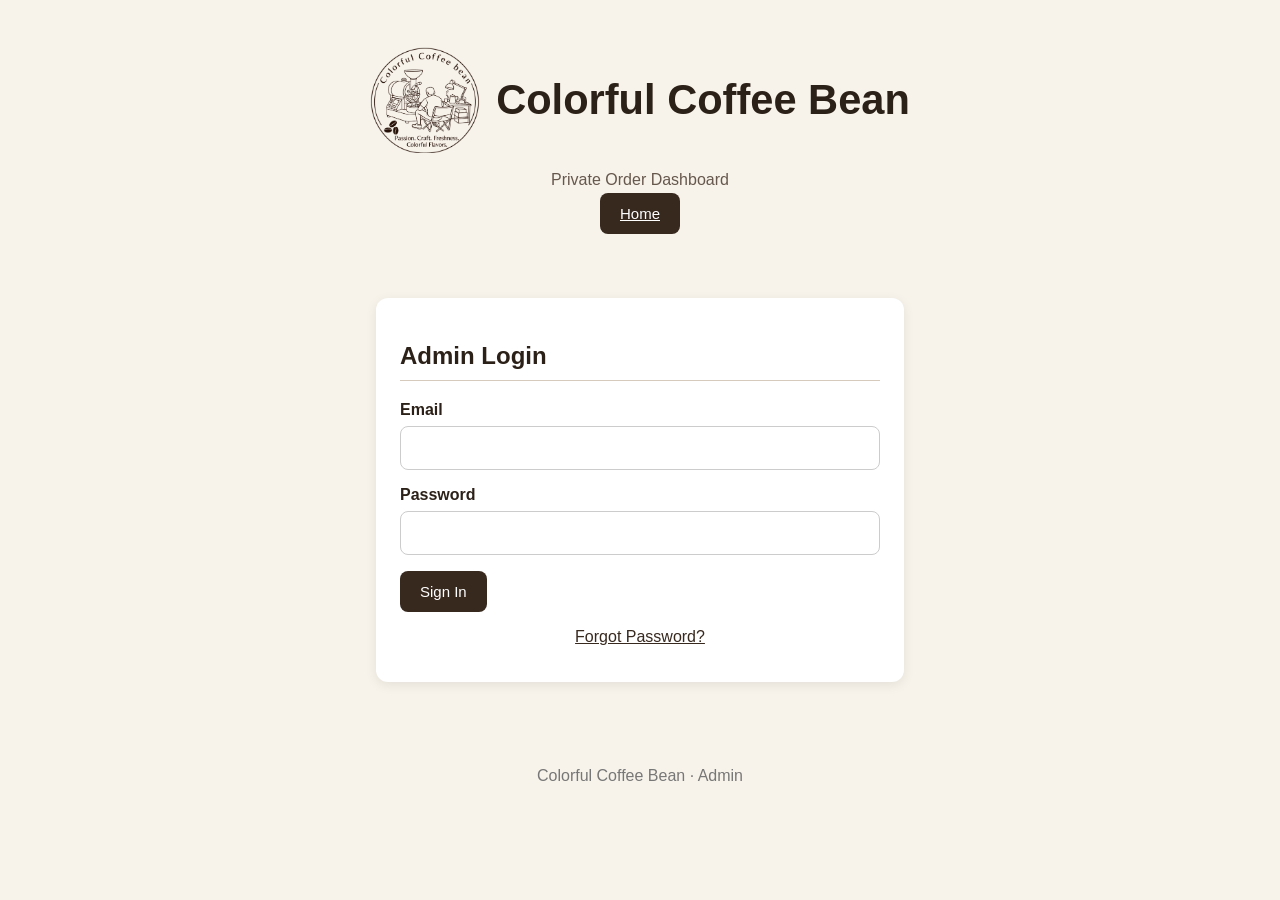
<file: admin.html>
<!DOCTYPE html>
<html lang="en">

<head>

  <meta charset="UTF-8">

  <meta
    name="viewport"
    content="width=device-width, initial-scale=1.0"
  >

  <title>Colorful Coffee Bean | Admin</title>


  <style>

    body {
      margin: 0;
      font-family: Arial, sans-serif;
      background: #f7f3eb;
      color: #2c2118;
    }


    .container {
      max-width: 1100px;
      margin: auto;
      padding: 30px 20px;
    }


    header {
      text-align: center;
      padding: 45px 20px 25px;
    }


    .brand {
      display: flex;
      align-items: center;
      justify-content: center;
      gap: 16px;
    }


    .brand-logo {
      width: 110px;
      height: 110px;
      object-fit: contain;
    }


    h1 {
      margin: 0;
      font-size: 2.6rem;
    }


    h2 {
      border-bottom: 1px solid #d6cabc;
      padding-bottom: 10px;
    }


    .card {
      background: white;
      border-radius: 12px;
      padding: 24px;
      box-shadow: 0 3px 12px rgba(0,0,0,.08);
      margin-bottom: 20px;
    }


    .login {
      max-width: 480px;
      margin: 20px auto;
    }


    .form-group {
      margin-bottom: 16px;
    }


    label {
      display: block;
      font-weight: bold;
      margin-bottom: 7px;
    }


    input,
    select {
      width: 100%;
      box-sizing: border-box;
      padding: 12px;
      border: 1px solid #ccc;
      border-radius: 8px;
      font-size: 16px;
      background: white;
    }


    .button {
      padding: 12px 20px;
      border: 0;
      border-radius: 8px;
      background: #38291f;
      color: white;
      cursor: pointer;
      font-size: 15px;
    }


    .button:hover {
      background: #594235;
    }


    .button.secondary {
      background: #76675b;
    }
    .button.danger { background:#9b2c2c; }
    .button.danger:hover { background:#7f1f1f; }


    .topbar {
      display: flex;
      justify-content: space-between;
      align-items: center;
      gap: 15px;
      flex-wrap: wrap;
    }


    .stats {
      font-size: 1.15rem;
      font-weight: bold;
    }


    .order {
      border-left: 4px solid #8a5b35;
    }


    .order-head {
      display: flex;
      justify-content: space-between;
      gap: 15px;
      flex-wrap: wrap;
      align-items: flex-start;
    }


    .order-code {
      font-size: 1.35rem;
      font-weight: bold;
    }


    .muted {
      color: #66584c;
    }


    .grid {
      display: grid;
      grid-template-columns:
        repeat(auto-fit, minmax(220px, 1fr));
      gap: 15px;
      margin-top: 18px;
    }


    .item {
      background: #f7f3eb;
      padding: 13px;
      border-radius: 8px;
      margin-top: 10px;
    }


    .money {
      font-weight: bold;
    }


    .payment-row {
      margin-top: 18px; padding: 14px; background: #f7f3eb; border-radius: 8px;
      display: flex; gap: 12px; align-items: center; flex-wrap: wrap;
    }
    .payment-paid { color: #3f6b3f; font-weight: bold; }
    .payment-awaiting { color: #9b2c2c; font-weight: bold; }

    .status-row {
      display: flex;
      gap: 10px;
      align-items: center;
      margin-top: 18px;
      flex-wrap: wrap;
    }


    .status-row select {
      width: auto;
      min-width: 180px;
    }


    #error {
      color: #9b2c2c;
      margin-top: 12px;
      white-space: pre-wrap;
    }


    #loading {
      text-align: center;
      padding: 30px;
    }


    .hidden {
      display: none !important;
    }


    .filters {
      display: grid;
      grid-template-columns: 2fr 1fr 1fr 1fr;
      gap: 10px;
      margin-top: 16px;
    }


    .filters input,
    .filters select {
      width: 100%;
    }


    .order.completed-order {
      opacity: .78;
    }


    footer {
      text-align: center;
      padding: 35px;
      color: #777;
    }


    /* ==========================================
       ADMIN TABS
       ========================================== */

    .tabs {
      display: flex;
      gap: 10px;
      margin-bottom: 20px;
      flex-wrap: wrap;
    }


    .tab-button {
      padding: 12px 20px;
      border: 1px solid #d6cabc;
      border-radius: 8px;
      background: white;
      color: #38291f;
      cursor: pointer;
      font-weight: bold;
    }


    .tab-button.active {
      background: #38291f;
      color: white;
    }



    /* ==========================================
       INVENTORY
       ========================================== */

    .inventory-card {
      border-left: 4px solid #5f7a4f;
    }


    .inventory-head {
      display: flex;
      justify-content: space-between;
      gap: 15px;
      align-items: flex-start;
      flex-wrap: wrap;
    }


    .inventory-title {
      font-size: 1.25rem;
      font-weight: bold;
    }


    .inventory-stats {
      display: grid;
      grid-template-columns:
        repeat(auto-fit, minmax(160px, 1fr));
      gap: 12px;
      margin-top: 18px;
    }


    .inventory-stat {
      background: #f7f3eb;
      padding: 14px;
      border-radius: 8px;
    }


    .inventory-stat strong {
      display: block;
      font-size: 1.15rem;
      margin-top: 4px;
    }


    .low-stock {
      color: #9b2c2c;
      font-weight: bold;
    }


    .stock-ok {
      color: #3f6b3f;
      font-weight: bold;
    }


    .inventory-actions {
      display: flex;
      gap: 10px;
      margin-top: 18px;
      flex-wrap: wrap;
    }



    /* ==========================================
       INVENTORY HISTORY
       ========================================== */

    .history {
      margin-top: 18px;
      border-top: 1px solid #e1d8cc;
      padding-top: 14px;
    }


    .history-row {
      display: grid;
      grid-template-columns: 150px 110px 1fr;
      gap: 10px;
      padding: 8px 0;
      border-bottom: 1px solid #eee7df;
      font-size: .94rem;
    }



    /* ==========================================
       DELETE ORDER
       ========================================== */

    .delete-area {
      margin-top: 18px;
      display: flex;
      justify-content: flex-end;
    }


    .delete-button {
      background: #9b2c2c;
    }


    .delete-button:hover {
      background: #7f1f1f;
    }


    .confirm-box {
      margin-top: 12px;
      padding: 14px;
      background: #fff4f4;
      border: 1px solid #e4b9b9;
      border-radius: 8px;
    }


    .confirm-actions {
      display: flex;
      gap: 10px;
      margin-top: 12px;
      justify-content: flex-end;
    }



    /* ==========================================
       INVENTORY MODAL
       ========================================== */

    .modal-backdrop {
      position: fixed;
      inset: 0;
      background: rgba(0,0,0,.45);

      display: flex;
      align-items: center;
      justify-content: center;

      padding: 20px;

      z-index: 999;
    }


    .modal {
      background: white;
      width: min(520px, 100%);
      border-radius: 12px;
      padding: 24px;

      box-shadow:
        0 12px 40px rgba(0,0,0,.25);
    }


    .modal h3 {
      margin-top: 0;
    }


    .modal-actions {
      display: flex;
      justify-content: flex-end;
      gap: 10px;
      margin-top: 20px;
    }



    .package-sizes { margin-top:18px; padding-top:14px; border-top:1px solid #e1d8cc; }
    .package-size-row { display:flex; align-items:center; justify-content:space-between; gap:12px; padding:10px 0; border-bottom:1px solid #eee7df; flex-wrap:wrap; }
    .package-size-actions { display:flex; gap:8px; flex-wrap:wrap; }
    .button.small { padding:8px 12px; font-size:13px; }

    /* ==========================================
       MOBILE
       ========================================== */

    @media(max-width: 750px) {

      .filters {
        grid-template-columns: 1fr;
      }

    }


    @media(max-width: 650px) {

      .history-row {
        grid-template-columns: 1fr;
        gap: 3px;
      }

    }


    @media(max-width: 600px) {

      h1 {
        font-size: 1.8rem;
      }


      .brand-logo {
        width: 80px;
        height: 80px;
      }

    }

  
    /* ==========================================
       PROMOTION CODES
       ========================================== */
    .promo-grid {
      display: grid;
      grid-template-columns: repeat(auto-fit, minmax(210px, 1fr));
      gap: 14px;
    }
    .promo-card {
      border-left: 4px solid #8a5b35;
    }
    .promo-head {
      display:flex;
      justify-content:space-between;
      gap:14px;
      align-items:flex-start;
      flex-wrap:wrap;
    }
    .promo-code {
      font-size:1.25rem;
      font-weight:bold;
      letter-spacing:.03em;
    }
    .promo-badge {
      display:inline-block;
      padding:5px 9px;
      border-radius:999px;
      font-size:.78rem;
      font-weight:bold;
      background:#eee7dc;
    }
    .promo-badge.active { background:#e6f2e7; color:#2f6b3c; }
    .promo-badge.expired { background:#f7e5e5; color:#9b2c2c; }
    .promo-badge.scheduled { background:#fff3d8; color:#765515; }
    .promo-badge.inactive { background:#ececec; color:#666; }
    .promo-actions {
      display:flex;
      gap:10px;
      flex-wrap:wrap;
      margin-top:16px;
    }
    .promo-checks {
      display:grid;
      grid-template-columns:1fr 1fr;
      gap:10px;
      margin:14px 0;
    }
    .promo-checks label {
      display:flex;
      gap:8px;
      align-items:center;
      font-weight:normal;
      margin:0;
    }
    .promo-checks input { width:auto; }


    /* Compact, admin-only visitor summary */
    .visitor-strip { background:#fff; border:1px solid #e5dcd0; border-radius:8px;
      padding:10px 14px; margin-bottom:14px; text-align:center;
      font-size:13px; color:#38291f; }
    .visitor-strip strong { font-weight:700; }
    .visitor-strip .separator { color:#b5a89b; margin:0 9px; }

  </style>

</head>



<body>


<!-- ==========================================
     HEADER
     ========================================== -->

<header>

  <div class="brand">

    <img
      src="images/colorful-coffee-bean-logo.png"
      alt="Colorful Coffee Bean Logo"
      class="brand-logo"
    >

    <h1>
      Colorful Coffee Bean
    </h1>

  </div>


  <p class="muted">
    Private Order Dashboard
  </p>

  <a href="index.html" class="button admin-home-link">Home</a>

</header>



<div class="container">


  <!-- ==========================================
       LOGIN
       ========================================== -->

  <section
    id="loginView"
    class="card login"
  >

    <h2>
      Admin Login
    </h2>


    <div class="form-group">

      <label for="email">
        Email
      </label>

      <input
        id="email"
        type="email"
        autocomplete="username"
      >

    </div>


    <div class="form-group">

      <label for="password">
        Password
      </label>

      <input
        id="password"
        type="password"
        autocomplete="current-password"
      >

    </div>


    <button
      class="button"
      id="loginButton"
      onclick="login()"
    >
      Sign In
    </button>


    <div style="margin-top:16px; text-align:center;">
      <a
        href="#"
        onclick="forgotPassword(event)"
        style="color:#38291f; text-decoration:underline;"
      >
        Forgot Password?
      </a>
    </div>


    <div id="error"></div>

  </section>



  <!-- ==========================================
       DASHBOARD
       ========================================== -->

  <section
    id="dashboardView"
    class="hidden"
  >



    <!-- Visitor summary: visible only after admin login -->
    <div class="visitor-strip" id="visitorStats" aria-live="polite">
      <strong>Visitors</strong> &nbsp; Today: <strong id="visitorToday">—</strong>
      <span class="separator">|</span> Week: <strong id="visitorWeek">—</strong>
      <span class="separator">|</span> Total: <strong id="visitorTotal">—</strong>
    </div>

    <!-- ADMIN TABS -->

    <div class="tabs">

      <button
        id="ordersTabButton"
        class="tab-button active"
        onclick="showTab('orders')"
      >
        Orders
      </button>


      <button
        id="inventoryTabButton"
        class="tab-button"
        onclick="showTab('inventory')"
      >
        Inventory
      </button>

      <button
        id="promotionsTabButton"
        class="tab-button"
        onclick="showTab('promotions')"
      >
        Promotions
      </button>

    </div>



    <!-- ==========================================
         ORDERS TAB
         ========================================== -->

    <div id="ordersTab">


      <div class="card topbar">

        <div>

          <div
            class="stats"
            id="weekStats"
          >
            This Week: — / 3 Orders
          </div>


          <div class="muted">
            Cancelled orders do not count toward weekly capacity.
          </div>

        </div>


        <div>

          <button
            class="button secondary"
            onclick="loadOrders()"
          >
            Refresh
          </button>


          <button
            class="button"
            onclick="logout()"
          >
            Sign Out
          </button>

        </div>

      </div>



      <!-- ORDER FILTERS -->

      <div class="card">

        <strong>
          Find Orders
        </strong>


        <div class="filters">


          <input
            id="orderSearch"
            type="text"
            placeholder="Search order #, customer, email..."
            oninput="applyFilters()"
          >


          <select
            id="statusFilter"
            onchange="applyFilters()"
          >

            <option value="all">
              All Statuses
            </option>

            <option value="new">
              New
            </option>

            <option value="roasting">
              Roasting
            </option>

            <option value="quality_check">
              Quality Check
            </option>

            <option value="ready">
              Ready
            </option>

            <option value="shipped">
              Shipped
            </option>

            <option value="completed">
              Completed
            </option>

            <option value="cancelled">
              Cancelled
            </option>

          </select>



          <select
            id="fulfillmentFilter"
            onchange="applyFilters()"
          >

            <option value="all">
              Pickup + Shipping
            </option>

            <option value="pickup">
              Local Pickup
            </option>

            <option value="shipping">
              Shipping
            </option>

          </select>



          <select
            id="weekFilter"
            onchange="applyFilters()"
          >

            <option value="this_week">
              This Week
            </option>

            <option value="last_week">
              Last Week
            </option>

            <option value="this_month">
              This Month
            </option>

            <option value="all">
              All Orders
            </option>

          </select>


        </div>

      </div>



      <div
        id="loading"
        class="hidden"
      >
        Loading orders...
      </div>


      <div id="orders"></div>


    </div>



    <!-- ==========================================
         INVENTORY TAB
         ========================================== -->

    <div
      id="inventoryTab"
      class="hidden"
    >


      <div class="card topbar">

        <div>

          <div class="stats">
            Green Coffee Inventory
          </div>


          <div class="muted">
            Green weight, estimated roasted yield,
            and bag availability.
          </div>

        </div>


        <div style="display:flex; gap:10px; flex-wrap:wrap;">
          <button
            class="button"
            onclick="openAddCoffeeModal()"
          >
            + Add Coffee
          </button>

          <button
            class="button secondary"
            onclick="loadInventory()"
          >
            Refresh Inventory
          </button>
        </div>

      </div>



      <div
        id="inventoryLoading"
        class="hidden"
      >
        Loading inventory...
      </div>


      <div id="inventoryList"></div>


    </div>


    <!-- ==========================================
         PROMOTIONS TAB
         ========================================== -->
    <div id="promotionsTab" class="hidden">

      <div class="card topbar">
        <div>
          <div class="stats">Promotion Codes</div>
          <div class="muted">
            Create and manage discount codes, date limits, pickup-only offers,
            and first-time customer promotions.
          </div>
        </div>
        <div style="display:flex; gap:10px; flex-wrap:wrap;">
          <button class="button" onclick="openPromotionForm()">+ Create Promotion Code</button>
          <button class="button secondary" onclick="loadPromotions()">Refresh Promotions</button>
        </div>
      </div>

      <div id="promotionFormCard" class="card hidden">
        <h2 id="promotionFormTitle">Create Promotion Code</h2>
        <input id="promotionId" type="hidden">

        <div class="promo-grid">
          <div class="form-group">
            <label for="promotionCode">Promotion Code</label>
            <input id="promotionCode" type="text" maxlength="50" placeholder="Example: FRIEND25">
          </div>
          <div class="form-group">
            <label for="promotionDiscount">Discount Amount ($)</label>
            <input id="promotionDiscount" type="number" min="0.01" step="0.01" placeholder="5.00">
          </div>
          <div class="form-group">
            <label for="promotionDiscountType">Discount Type</label>
            <select id="promotionDiscountType">
              <option value="per_order">Per Order</option>
              <option value="per_bag">Per Bag</option>
            </select>
            <div class="muted" style="margin-top:6px;">Per Order applies the amount once. Per Bag applies the amount to each coffee bag.</div>
          </div>
          <div class="form-group">
            <label for="promotionStartDate">Start Date</label>
            <input id="promotionStartDate" type="date">
          </div>
          <div class="form-group">
            <label for="promotionExpirationDate">Expiration Date</label>
            <input id="promotionExpirationDate" type="date">
          </div>
        </div>

        <div class="promo-checks">
          <label><input id="promotionPickupOnly" type="checkbox"> Local Pickup Only</label>
          <label><input id="promotionFirstTime" type="checkbox"> First-time Customer Only</label>
          <label><input id="promotionActive" type="checkbox" checked> Active</label>
        </div>

        <div id="promotionError" style="color:#9b2c2c; margin-bottom:12px;"></div>

        <div style="display:flex; gap:10px; flex-wrap:wrap;">
          <button id="savePromotionButton" class="button" onclick="savePromotion()">Save Promotion Code</button>
          <button class="button secondary" onclick="closePromotionForm()">Cancel</button>
        </div>
      </div>

      <div id="promotionsLoading" class="hidden">Loading promotion codes...</div>
      <div id="promotionsList"></div>

    </div>


  </section>


</div>



<!-- ==========================================
     INVENTORY MODAL
     ========================================== -->

<div
  id="inventoryModal"
  class="modal-backdrop hidden"
>

  <div class="modal">


    <h3 id="inventoryModalTitle">
      Inventory
    </h3>


    <div
      id="inventoryModalCoffee"
      class="muted"
      style="margin-bottom:18px;"
    ></div>



    <div class="form-group">

      <label for="inventoryAmount">
        Amount
      </label>


      <input
        id="inventoryAmount"
        type="number"
        min="0"
        step="0.01"
      >

    </div>



    <div
      id="inventoryUnitGroup"
      class="form-group"
    >

      <label for="inventoryUnit">
        Unit
      </label>


      <select id="inventoryUnit">

        <option value="oz">
          oz
        </option>

        <option value="lb">
          lb
        </option>

      </select>

    </div>



    <div class="form-group">

      <label for="inventoryNote">
        Note
      </label>


      <input
        id="inventoryNote"
        type="text"
        placeholder="Optional note"
      >

    </div>



    <div class="modal-actions">

      <button
        class="button secondary"
        onclick="closeInventoryModal()"
      >
        Cancel
      </button>


      <button
        class="button"
        id="inventorySaveButton"
        onclick="saveInventoryChange()"
      >
        Save
      </button>

    </div>


  </div>

</div>




<!-- EDIT COFFEE MODAL -->
<div id="editCoffeeModal" class="modal-backdrop hidden">
  <div class="modal">
    <h3>Edit Coffee</h3>
    <input id="editCoffeeOriginalId" type="hidden">

    <div class="form-group">
      <label for="editCoffeeName">Display Name</label>
      <input id="editCoffeeName" type="text">
    </div>

    <div class="form-group">
      <label for="editCoffeeProductId">Product ID</label>
      <input id="editCoffeeProductId" type="text" disabled>
      <div class="muted" style="margin-top:6px;">Product ID stays fixed so existing inventory and orders remain linked.</div>
    </div>

    <div class="grid">
      <div class="form-group">
        <label for="editCoffeeOrigin">Origin</label>
        <input id="editCoffeeOrigin" type="text">
      </div>
      <div class="form-group">
        <label for="editCoffeeRegion">Region / Coffee Name</label>
        <input id="editCoffeeRegion" type="text">
      </div>
    </div>

    <div class="form-group">
      <label for="editCoffeeElevation">Elevation</label>
      <input id="editCoffeeElevation" type="text" placeholder="Example: 1,500 m">
    </div>

    <div class="form-group">
      <label for="editCoffeeProcess">Process</label>
      <input id="editCoffeeProcess" type="text">
    </div>

    <div class="form-group">
      <label for="editCoffeeTastingNotes">Tasting Notes</label>
      <input id="editCoffeeTastingNotes" type="text">
    </div>

    <div class="form-group">
      <label style="display:flex;align-items:center;gap:10px;font-weight:normal;">
        <input id="editCoffeeActive" type="checkbox" style="width:auto;">
        Active on Customer Website
      </label>
    </div>

    <div id="editCoffeeError" class="low-stock" style="min-height:20px;"></div>

    <div class="modal-actions">
      <button class="button secondary" onclick="closeEditCoffeeModal()">Cancel</button>
      <button class="button" id="editCoffeeSaveButton" onclick="saveCoffeeEdits()">Save Changes</button>
    </div>
  </div>
</div>

<!-- ==========================================
     ADD COFFEE MODAL
     ========================================== -->

<div
  id="addCoffeeModal"
  class="modal-backdrop hidden"
>
  <div class="modal">

    <h3>Add New Coffee</h3>

    <div class="form-group">
      <label for="newCoffeeName">Display Name</label>
      <input
        id="newCoffeeName"
        type="text"
        placeholder="Example: Colombia Huila"
        oninput="updateNewCoffeeProductId()"
      >
    </div>

    <div class="form-group">
      <label for="newCoffeeProductId">Product ID</label>
      <input
        id="newCoffeeProductId"
        type="text"
        placeholder="colombia-huila"
      >
      <div class="muted" style="margin-top:6px;">
        Generated automatically. Lowercase letters, numbers, and hyphens only.
      </div>
    </div>

    <div class="grid">
      <div class="form-group">
        <label for="newCoffeeOrigin">Origin</label>
        <input
          id="newCoffeeOrigin"
          type="text"
          placeholder="Example: Colombia"
        >
      </div>

      <div class="form-group">
        <label for="newCoffeeRegion">Region / Coffee Name</label>
        <input
          id="newCoffeeRegion"
          type="text"
          placeholder="Example: Huila"
        >
      </div>
    </div>

    <div class="form-group">
      <label for="newCoffeeElevation">Elevation</label>
      <input id="newCoffeeElevation" type="text" placeholder="Example: 1,500 m or 1,400–1,700 m">
    </div>

    <div class="form-group">
      <label for="newCoffeeProcess">Process</label>
      <input
        id="newCoffeeProcess"
        type="text"
        placeholder="Example: Washed"
      >
    </div>

    <div class="form-group">
      <label for="newCoffeeTastingNotes">Tasting Notes</label>
      <input
        id="newCoffeeTastingNotes"
        type="text"
        placeholder="Example: Chocolate / Caramel / Citrus"
      >
    </div>
    <div class="muted" style="margin:-2px 0 18px;">
      Package sizes and prices are managed separately after the coffee is added.
    </div>

    <div class="grid">
      <div class="form-group">
        <label for="newCoffeeGreenWeight">Starting Green Coffee (oz)</label>
        <input id="newCoffeeGreenWeight" type="number" min="0" step="0.01" value="0">
      </div>

      <div class="form-group">
        <label for="newCoffeeYield">Roast Yield (%)</label>
        <input id="newCoffeeYield" type="number" min="1" max="100" step="0.01" value="75">
      </div>
    </div>

    <div class="form-group">
      <label for="newCoffeeLowStock">Low Stock Alert (oz)</label>
      <input id="newCoffeeLowStock" type="number" min="0" step="0.01" value="16">
    </div>

    <div class="form-group">
      <label style="display:flex; align-items:center; gap:10px; font-weight:normal;">
        <input
          id="newCoffeeActive"
          type="checkbox"
          checked
          style="width:auto;"
        >
        Active on Customer Website
      </label>
    </div>

    <div id="addCoffeeError" class="low-stock" style="min-height:20px;"></div>

    <div class="modal-actions">
      <button
        class="button secondary"
        onclick="closeAddCoffeeModal()"
      >
        Cancel
      </button>

      <button
        class="button"
        id="addCoffeeSaveButton"
        onclick="saveNewCoffee()"
      >
        Add Coffee
      </button>
    </div>

  </div>
</div>


<!-- PACKAGE SIZE MODAL -->
<div id="packageSizeModal" class="modal-backdrop hidden">
  <div class="modal">
    <h3 id="packageSizeModalTitle">Add Package Size</h3>
    <input id="packageSizeId" type="hidden">
    <input id="packageSizeProductId" type="hidden">
    <div id="packageSizeCoffee" class="muted" style="margin-bottom:18px;"></div>
    <div class="grid">
      <div class="form-group">
        <label for="packageSizeOz">Package Size (oz)</label>
        <input id="packageSizeOz" type="number" min="0.01" step="0.01" placeholder="Example: 8">
      </div>
      <div class="form-group">
        <label for="packageSizePrice">Price ($)</label>
        <input id="packageSizePrice" type="number" min="0" step="0.01" placeholder="Example: 16.00">
      </div>
    </div>
    <div class="form-group">
      <label style="display:flex;align-items:center;gap:10px;font-weight:normal;">
        <input id="packageSizeActive" type="checkbox" checked style="width:auto;">
        Active on Customer Website
      </label>
    </div>
    <div id="packageSizeError" class="low-stock" style="min-height:20px;"></div>
    <div class="modal-actions">
      <button class="button secondary" onclick="closePackageSizeModal()">Cancel</button>
      <button id="packageSizeSaveButton" class="button" onclick="savePackageSize()">Save Package Size</button>
    </div>
  </div>
</div>

<footer>
  Colorful Coffee Bean · Admin
</footer>


<script>
const SUPABASE_URL =
  "https://xzvomecpkgztozvnylfz.supabase.co";


const SUPABASE_KEY =
  "sb_publishable_YZyVqJsWa5j8Hxt8BCqFgg_inirk0Hd";


let accessToken = null;

let cachedOrders = [];

let cachedItems = [];

let cachedInventory = [];

let cachedInventoryTransactions = [];

let cachedProductSizes = [];

let inventoryModalMode = null;

let inventoryModalProductId = null;



// ==========================================
// PRODUCT NAMES
// ==========================================

const PRODUCT_NAMES = {

  costarica:
    "Costa Rican Tarrazu",

  ethiopia:
    "Ethiopia Yirgacheffe",

  guatemala:
    "Guatemalan Huehuetenango"

};

// Full product records loaded with Inventory.
const PRODUCT_DATA = {};



// ==========================================
// HEADERS
// ==========================================

function headers() {

  return {

    "apikey":
      SUPABASE_KEY,

    "Authorization":
      "Bearer " + accessToken,

    "Content-Type":
      "application/json"

  };

}



// ==========================================
// FORGOT PASSWORD
// ==========================================

async function forgotPassword(event) {

  event.preventDefault();

  const email =
    document
      .getElementById("email")
      .value
      .trim();

  const error =
    document
      .getElementById("error");

  error.textContent = "";
  error.style.color = "#9b2c2c";

  if (!email) {
    error.textContent =
      "Enter your admin email address first, then click Forgot Password?";
    return;
  }

  try {

    const redirectUrl =
      "https://colorfulcoffeebean.com/reset-password.html";

    const response =
      await fetch(
        SUPABASE_URL +
        "/auth/v1/recover?redirect_to=" +
        encodeURIComponent(redirectUrl),
        {
          method: "POST",
          headers: {
            "apikey": SUPABASE_KEY,
            "Content-Type": "application/json"
          },
          body: JSON.stringify({
            email: email
          })
        }
      );

    const data =
      await response.json()
        .catch(() => ({}));

    if (!response.ok) {
      throw new Error(
        data.msg ||
        data.error_description ||
        data.message ||
        "Could not send password reset email."
      );
    }

    error.style.color = "#3f6b3f";
    error.textContent =
      "Password reset email sent. Check your inbox.";

  }
  catch (e) {
    error.style.color = "#9b2c2c";
    error.textContent = e.message;
  }
}



// ==========================================
// LOGIN
// ==========================================

async function login() {

  const email =
    document
      .getElementById("email")
      .value
      .trim();


  const password =
    document
      .getElementById("password")
      .value;


  const error =
    document
      .getElementById("error");


  const button =
    document
      .getElementById("loginButton");


  error.textContent = "";
  error.style.color = "#9b2c2c";


  button.disabled = true;

  button.textContent =
    "Signing in...";


  try {

    const r =
      await fetch(

        SUPABASE_URL +
        "/auth/v1/token?grant_type=password",

        {

          method: "POST",

          headers: {

            "apikey":
              SUPABASE_KEY,

            "Content-Type":
              "application/json"

          },

          body:
            JSON.stringify({

              email:
                email,

              password:
                password

            })

        }

      );


    const data =
      await r.json();


    if (!r.ok) {

      throw new Error(
        data.error_description ||
        data.msg ||
        "Login failed."
      );

    }


    accessToken =
      data.access_token;


    document
      .getElementById("loginView")
      .classList
      .add("hidden");


    document
      .getElementById("dashboardView")
      .classList
      .remove("hidden");


    await loadOrders();

    await loadInventory();
    await loadVisitorStats();

  }

  catch (e) {

    error.textContent =
      e.message;

  }

  finally {

    button.disabled = false;

    button.textContent =
      "Sign In";

  }

}



// ==========================================
// LOGOUT
// ==========================================

function logout() {
  ["visitorToday", "visitorWeek", "visitorTotal"].forEach(id => {
    const el = document.getElementById(id);
    if (el) el.textContent = "—";
  });

  accessToken = null;

  cachedOrders = [];

  cachedItems = [];

  cachedInventory = [];

  cachedInventoryTransactions = [];


  document
    .getElementById("dashboardView")
    .classList
    .add("hidden");


  document
    .getElementById("loginView")
    .classList
    .remove("hidden");


  document
    .getElementById("orders")
    .innerHTML = "";


  document
    .getElementById("inventoryList")
    .innerHTML = "";


  const promotionsList = document.getElementById("promotionsList");
  if (promotionsList) promotionsList.innerHTML = "";
  cachedPromotions = [];


  document
    .getElementById("password")
    .value = "";

}



// ==========================================
// LOAD ORDERS
// ==========================================

async function loadOrders() {

  const loading =
    document
      .getElementById("loading");


  loading
    .classList
    .remove("hidden");


  try {

    const ordersResponse =
      await fetch(

        SUPABASE_URL +
        "/rest/v1/orders" +
        "?select=*" +
        "&order=created_at.desc",

        {
          headers:
            headers()
        }

      );


    if (!ordersResponse.ok) {

      const text =
        await ordersResponse.text();

      throw new Error(
        text ||
        "Could not load orders."
      );

    }


    cachedOrders =
      await ordersResponse.json();



    const itemsResponse =
      await fetch(

        SUPABASE_URL +
        "/rest/v1/order_items" +
        "?select=*" +
        "&order=created_at.asc",

        {
          headers:
            headers()
        }

      );


    if (!itemsResponse.ok) {

      const text =
        await itemsResponse.text();

      throw new Error(
        text ||
        "Could not load order items."
      );

    }


    cachedItems =
      await itemsResponse.json();



    updateWeekStats();

    applyFilters();

  }

  catch (e) {

    document
      .getElementById("orders")
      .innerHTML =

        '<div class="card">' +

        '<strong>Error:</strong> ' +

        escapeHtml(e.message) +

        '</div>';

  }

  finally {

    loading
      .classList
      .add("hidden");

  }

}



// ==========================================
// WEEKLY ORDER STATS
// ==========================================

function updateWeekStats() {

  const now =
    new Date();


  const start =
    startOfWeek(now);


  const end =
    new Date(start);


  end.setDate(
    end.getDate() + 7
  );


  const count =
    cachedOrders
      .filter(order => {

        const created =
          new Date(
            order.created_at
          );


        const status =
          order.status ||
          "new";


        return (
          created >= start &&
          created < end &&
          status !== "cancelled"
        );

      })
      .length;


  document
    .getElementById("weekStats")
    .textContent =

      "This Week: " +
      count +
      " / 3 Orders";

}



// ==========================================
// START OF WEEK
// Monday = first day
// ==========================================

function startOfWeek(date) {

  const d =
    new Date(date);


  d.setHours(
    0,
    0,
    0,
    0
  );


  const day =
    d.getDay();


  const diff =
    day === 0
      ? -6
      : 1 - day;


  d.setDate(
    d.getDate() + diff
  );


  return d;

}



// ==========================================
// APPLY ORDER FILTERS
// ==========================================

function applyFilters() {

  const search =
    document
      .getElementById("orderSearch")
      .value
      .trim()
      .toLowerCase();


  const status =
    document
      .getElementById("statusFilter")
      .value;


  const fulfillment =
    document
      .getElementById("fulfillmentFilter")
      .value;


  const week =
    document
      .getElementById("weekFilter")
      .value;


  const now =
    new Date();


  const thisWeekStart =
    startOfWeek(now);


  const nextWeekStart =
    new Date(
      thisWeekStart
    );


  nextWeekStart.setDate(
    nextWeekStart.getDate() + 7
  );


  const lastWeekStart =
    new Date(
      thisWeekStart
    );


  lastWeekStart.setDate(
    lastWeekStart.getDate() - 7
  );


  const monthStart =
    new Date(
      now.getFullYear(),
      now.getMonth(),
      1
    );


  const filtered =
    cachedOrders
      .filter(order => {

        const created =
          new Date(
            order.created_at
          );


        const orderStatus =
          order.status ||
          "new";


        const orderFulfillment =
          order.fulfillment ||
          "";


        const searchable =
          [

            order.order_code,

            order.customer_name,

            order.email,

            order.phone

          ]

          .filter(Boolean)

          .join(" ")

          .toLowerCase();



        if (
          search &&
          !searchable.includes(search)
        ) {

          return false;

        }



        if (
          status !== "all" &&
          orderStatus !== status
        ) {

          return false;

        }



        if (
          fulfillment !== "all" &&
          orderFulfillment !== fulfillment
        ) {

          return false;

        }



        if (week === "this_week") {

          if (
            created < thisWeekStart ||
            created >= nextWeekStart
          ) {

            return false;

          }

        }



        if (week === "last_week") {

          if (
            created < lastWeekStart ||
            created >= thisWeekStart
          ) {

            return false;

          }

        }



        if (week === "this_month") {

          if (
            created < monthStart
          ) {

            return false;

          }

        }


        return true;

      });


  renderOrders(
    filtered
  );

}



// ==========================================
// RENDER ORDERS
// ==========================================

function renderOrders(orders) {

  const box =
    document
      .getElementById("orders");


  if (!orders.length) {

    box.innerHTML =

      '<div class="card">' +
      'No orders found.' +
      '</div>';


    return;

  }



  box.innerHTML =
    orders
      .map(order => {

        const code =
          escapeHtml(
            order.order_code ||
            ""
          );


        const orderStatus =
          order.status ||
          "new";


        const items =
          cachedItems
            .filter(item =>
              item.order_id ===
              order.id
            );


        const itemHtml =
          items.length

            ? items
                .map(item =>

                  '<div class="item">' +

                    '<strong>' +
                    escapeHtml(
                      item.coffee_name ||
                      ""
                    ) +
                    '</strong>' +

                    '<br>' +

                    escapeHtml(
                      item.size ||
                      ""
                    ) +

                    ' · ' +

                    escapeHtml(
                      item.roast_level ||
                      ""
                    ) +

                    '<br>' +

                    '<span class="money">$' +
                    Number(
                      item.unit_price || 0
                    ).toFixed(2) +
                    '</span>' +

                  '</div>'

                )
                .join("")

            : '<div class="item">No items found.</div>';



        const options =
          [

            "new",

            "roasting",

            "quality_check",

            "ready",

            "shipped",

            "completed",

            "cancelled"

          ]

          .map(value => {

            const label =
              value
                .replaceAll(
                  "_",
                  " "
                )
                .replace(
                  /\b\w/g,
                  letter =>
                    letter.toUpperCase()
                );


            return (

              '<option value="' +
              value +
              '"' +

              (
                orderStatus === value
                  ? " selected"
                  : ""
              ) +

              '>' +

              label +

              '</option>'

            );

          })

          .join("");



        const fulfillment =
          order.fulfillment ===
          "shipping"

            ? "Shipping"

            : "Local Pickup";



        let fulfillmentDetails =
          "";


        if (
          order.fulfillment ===
          "shipping"
        ) {

          fulfillmentDetails =

            escapeHtml(
              order.address_line1 ||
              ""
            ) +

            "<br>" +

            escapeHtml(
              order.address_line2 ||
              ""
            ) +

            (
              order.address_line2
                ? "<br>"
                : ""
            ) +

            escapeHtml(
              order.city ||
              ""
            ) +

            ", " +

            escapeHtml(
              order.state ||
              ""
            ) +

            " " +

            escapeHtml(
              order.postal_code ||
              ""
            );

        }

        else {

          fulfillmentDetails =
            escapeHtml(
              order.pickup_location ||
              ""
            );

        }



        const completedClass =
          orderStatus === "completed"
            ? " completed-order"
            : "";



        return (

          '<div class="card order' +
          completedClass +
          '">' +


            '<div class="order-head">' +


              '<div>' +

                '<div class="order-code">' +

                  'Order #' +
                  code +

                '</div>' +


                '<div class="muted">' +

                  new Date(
                    order.created_at
                  ).toLocaleString() +

                '</div>' +

              '</div>' +


              '<div>' +

                '<strong>' +
                escapeHtml(
                  order.customer_name ||
                  ""
                ) +
                '</strong>' +

                '<br>' +

                escapeHtml(
                  order.email ||
                  ""
                ) +

                '<br>' +

                escapeHtml(
                  order.phone ||
                  ""
                ) +

              '</div>' +


            '</div>' +



            '<div class="grid">' +


              '<div>' +

                '<strong>Fulfillment</strong>' +

                '<br>' +

                fulfillment +

                '<br>' +

                '<span class="muted">' +
                fulfillmentDetails +
                '</span>' +

              '</div>' +



              '<div>' +

                '<strong>Subtotal</strong>' +

                '<br>' +

                '$' +
                Number(
                  order.subtotal || 0
                ).toFixed(2) +

              '</div>' +



              '<div>' +

                '<strong>Shipping</strong>' +

                '<br>' +

                '$' +
                Number(
                  order.shipping_cost || 0
                ).toFixed(2) +

              '</div>' +



              '<div>' +

                '<strong>Total</strong>' +

                '<br>' +

                '<span class="money">$' +

                Number(
                  order.total || 0
                ).toFixed(2) +

                '</span>' +

              '</div>' +


            '</div>' +



            '<div style="margin-top:18px;">' +

              '<strong>Items</strong>' +

              itemHtml +

            '</div>' +



            '<div class="payment-row">' +
              '<strong>Payment:</strong>' +
              '<span>Venmo</span>' +
              '<span class="' + ((order.payment_status || "awaiting_payment") === "paid" ? "payment-paid" : "payment-awaiting") + '">' +
              ((order.payment_status || "awaiting_payment") === "paid" ? "PAID" : "Awaiting Payment") + '</span>' +
              ((order.payment_status || "awaiting_payment") === "paid" && order.payment_paid_at ? '<span class="muted">Paid: ' + new Date(order.payment_paid_at).toLocaleString() + '</span>' : '') +
              '<button class="button ' + ((order.payment_status || "awaiting_payment") === "paid" ? "secondary" : "") + '" onclick="updatePaymentStatus(\'' + escapeHtml(order.id) + '\', \'' + ((order.payment_status || "awaiting_payment") === "paid" ? "awaiting_payment" : "paid") + '\')">' +
              ((order.payment_status || "awaiting_payment") === "paid" ? "Mark as Unpaid" : "Mark as Paid") +
              '</button>' +
            '</div>' +


            '<div class="status-row">' +

              '<strong>Status:</strong>' +

              '<select id="status-' +
              escapeHtml(
                order.id
              ) +
              '">' +

                options +

              '</select>' +

              '<button class="button" ' +

                'onclick="updateStatus(\'' +
                escapeHtml(
                  order.id
                ) +
                '\')">' +

                'Save Status' +

              '</button>' +

            '</div>' +



            '<div class="delete-area">' +

              '<button ' +
                'class="button delete-button" ' +
                'onclick="showDeleteConfirm(\'' +
                escapeHtml(
                  order.id
                ) +
                '\')">' +

                'Delete' +

              '</button>' +

            '</div>' +



            '<div ' +

              'id="delete-confirm-' +
              escapeHtml(
                order.id
              ) +
              '" ' +

              'class="confirm-box hidden">' +


              '<strong>' +
                'Delete this order?' +
              '</strong>' +

              '<br>' +

              '<span class="muted">' +

                'This permanently deletes Order #' +
                code +
                ' and its order items from Supabase.' +

              '</span>' +


              '<div class="confirm-actions">' +

                '<button ' +
                  'class="button secondary" ' +
                  'onclick="hideDeleteConfirm(\'' +
                  escapeHtml(
                    order.id
                  ) +
                  '\')">' +

                  'No' +

                '</button>' +


                '<button ' +
                  'class="button delete-button" ' +
                  'onclick="deleteOrder(\'' +
                  escapeHtml(
                    order.id
                  ) +
                  '\')">' +

                  'Yes, Delete' +

                '</button>' +

              '</div>' +


            '</div>' +


          '</div>'

        );

      })

      .join("");

}



// ==========================================
// UPDATE PAYMENT STATUS
// ==========================================

async function updatePaymentStatus(orderId, newPaymentStatus) {
  const isPaid = newPaymentStatus === "paid";
  try {
    const response = await fetch(
      SUPABASE_URL + "/rest/v1/orders?id=eq." + encodeURIComponent(orderId),
      {
        method: "PATCH",
        headers: { ...headers(), "Prefer": "return=minimal" },
        body: JSON.stringify({
          payment_method: "venmo",
          payment_status: newPaymentStatus,
          payment_paid_at: isPaid ? new Date().toISOString() : null
        })
      }
    );
    if (!response.ok) {
      const message = await response.text();
      throw new Error(message || "Could not update payment status.");
    }
    await loadOrders();
    alert(isPaid ? "Payment marked as paid." : "Payment marked as unpaid.");
  } catch (e) {
    alert("Payment status could not be updated.\n\n" + e.message);
  }
}


// ==========================================
// UPDATE ORDER STATUS
// ==========================================

async function updateStatus(
  orderId
) {

  const select =
    document
      .getElementById(
        "status-" +
        orderId
      );


  const newStatus =
    select.value;


  try {

    const response =
      await fetch(

        SUPABASE_URL +
        "/rest/v1/orders" +
        "?id=eq." +
        encodeURIComponent(
          orderId
        ),

        {

          method:
            "PATCH",

          headers: {
            ...headers(),

            "Prefer":
              "return=minimal"
          },

          body:
            JSON.stringify({

              status:
                newStatus

            })

        }

      );


    if (!response.ok) {

      const message =
        await response.text();


      throw new Error(
        message ||
        "Could not update status."
      );

    }


    await loadOrders();


    alert(
      "Order status updated."
    );

  }

  catch (e) {

    alert(
      "Status could not be updated.\n\n" +
      e.message
    );

  }

}




// ==========================================
// ADMIN-ONLY VISITOR COUNTS
// ==========================================
async function loadVisitorStats() {
  try {
    const response = await fetch(SUPABASE_URL + "/rest/v1/rpc/get_visitor_stats", {
      method: "POST",
      headers: headers(),
      body: JSON.stringify({})
    });
    if (!response.ok) throw new Error("Visitor statistics unavailable (" + response.status + ")");
    const data = await response.json();
    document.getElementById("visitorToday").textContent = Number(data.today || 0).toLocaleString();
    document.getElementById("visitorWeek").textContent = Number(data.week || 0).toLocaleString();
    document.getElementById("visitorTotal").textContent = Number(data.total || 0).toLocaleString();
  } catch (error) {
    console.warn(error);
    document.getElementById("visitorStats").title = error.message;
  }
}

// ==========================================
// ADMIN TABS
// ==========================================

function showTab(tab) {

  const ordersMode = tab === "orders";
  const inventoryMode = tab === "inventory";
  const promotionsMode = tab === "promotions";

  document.getElementById("ordersTab").classList.toggle("hidden", !ordersMode);
  document.getElementById("inventoryTab").classList.toggle("hidden", !inventoryMode);
  document.getElementById("promotionsTab").classList.toggle("hidden", !promotionsMode);

  document.getElementById("ordersTabButton").classList.toggle("active", ordersMode);
  document.getElementById("inventoryTabButton").classList.toggle("active", inventoryMode);
  document.getElementById("promotionsTabButton").classList.toggle("active", promotionsMode);

  if (inventoryMode) loadInventory();
  if (promotionsMode) loadPromotions();
}



// ==========================================
// PROMOTION CODES
// ==========================================

let cachedPromotions = [];

function promotionStatus(p) {
  const today = new Date();
  today.setHours(0,0,0,0);

  const start = new Date(p.start_date + "T00:00:00");
  const end = new Date(p.expiration_date + "T00:00:00");

  if (!p.active) return { text:"INACTIVE", cls:"inactive" };
  if (today < start) return { text:"SCHEDULED", cls:"scheduled" };
  if (today > end) return { text:"EXPIRED", cls:"expired" };
  return { text:"ACTIVE", cls:"active" };
}

function formatPromoDate(value) {
  if (!value) return "—";
  return new Date(value + "T00:00:00").toLocaleDateString();
}

async function loadPromotions() {
  const loading = document.getElementById("promotionsLoading");
  const list = document.getElementById("promotionsList");

  loading.classList.remove("hidden");

  try {
    const response = await fetch(
      SUPABASE_URL +
      "/rest/v1/promotion_codes?select=*&order=created_at.desc",
      { headers: headers() }
    );

    if (!response.ok) {
      throw new Error(await response.text() || "Could not load promotion codes.");
    }

    cachedPromotions = await response.json();

    if (!cachedPromotions.length) {
      list.innerHTML =
        '<div class="card"><div class="muted">No promotion codes have been created yet.</div></div>';
      return;
    }

    list.innerHTML = cachedPromotions.map(p => {
      const status = promotionStatus(p);
      const restrictions = [];
      if (p.local_pickup_only) restrictions.push("Local Pickup Only");
      else restrictions.push("Pickup + Shipping");
      if (p.first_time_customer_only) restrictions.push("First-time Customer Only");

      return `
        <div class="card promo-card">
          <div class="promo-head">
            <div>
              <div class="promo-code">${escapeHtml(p.code)}</div>
              <div class="muted">$${Number(p.discount_amount || 0).toFixed(2)} OFF ${p.discount_type === "per_bag" ? "per bag" : "per order"}</div>
            </div>
            <span class="promo-badge ${status.cls}">${status.text}</span>
          </div>

          <div class="promo-grid" style="margin-top:16px;">
            <div><strong>Valid</strong><br>${formatPromoDate(p.start_date)} – ${formatPromoDate(p.expiration_date)}</div>
            <div><strong>Discount Type</strong><br>${p.discount_type === "per_bag" ? "Per Bag" : "Per Order"}</div>
            <div><strong>Order Type</strong><br>${escapeHtml(restrictions.join(" · "))}</div>
          </div>

          <div class="promo-actions">
            <button class="button secondary" onclick="editPromotion('${p.id}')">Edit</button>
            <button class="button secondary" onclick="togglePromotion('${p.id}', ${!p.active})">
              ${p.active ? "Deactivate" : "Activate"}
            </button>
            <button class="button danger" onclick="deletePromotion('${p.id}', '${escapeHtml(p.code)}')">Delete</button>
          </div>
        </div>`;
    }).join("");
  }
  catch (e) {
    list.innerHTML = '<div class="card"><div style="color:#9b2c2c;">' + escapeHtml(e.message) + '</div></div>';
  }
  finally {
    loading.classList.add("hidden");
  }
}

function openPromotionForm(p = null) {
  document.getElementById("promotionFormCard").classList.remove("hidden");
  document.getElementById("promotionError").textContent = "";

  if (p) {
    document.getElementById("promotionFormTitle").textContent = "Edit Promotion Code";
    document.getElementById("promotionId").value = p.id;
    document.getElementById("promotionCode").value = p.code || "";
    document.getElementById("promotionDiscount").value = p.discount_amount ?? "";
    document.getElementById("promotionDiscountType").value = p.discount_type === "per_bag" ? "per_bag" : "per_order";
    document.getElementById("promotionStartDate").value = p.start_date || "";
    document.getElementById("promotionExpirationDate").value = p.expiration_date || "";
    document.getElementById("promotionPickupOnly").checked = !!p.local_pickup_only;
    document.getElementById("promotionFirstTime").checked = !!p.first_time_customer_only;
    document.getElementById("promotionActive").checked = !!p.active;
  } else {
    document.getElementById("promotionFormTitle").textContent = "Create Promotion Code";
    document.getElementById("promotionId").value = "";
    document.getElementById("promotionCode").value = "";
    document.getElementById("promotionDiscount").value = "";
    document.getElementById("promotionDiscountType").value = "per_order";
    document.getElementById("promotionStartDate").value = "";
    document.getElementById("promotionExpirationDate").value = "";
    document.getElementById("promotionPickupOnly").checked = false;
    document.getElementById("promotionFirstTime").checked = false;
    document.getElementById("promotionActive").checked = true;
  }

  document.getElementById("promotionFormCard").scrollIntoView({behavior:"smooth", block:"start"});
}

function closePromotionForm() {
  document.getElementById("promotionFormCard").classList.add("hidden");
  document.getElementById("promotionError").textContent = "";
}

function editPromotion(id) {
  const p = cachedPromotions.find(x => x.id === id);
  if (!p) {
    alert("Promotion code could not be found. Refresh Promotions and try again.");
    return;
  }
  openPromotionForm(p);
}

async function savePromotion() {
  const id = document.getElementById("promotionId").value;
  const code = document.getElementById("promotionCode").value.trim().toUpperCase();
  const discount = Number(document.getElementById("promotionDiscount").value);
  const discountType = document.getElementById("promotionDiscountType").value;
  const startDate = document.getElementById("promotionStartDate").value;
  const expirationDate = document.getElementById("promotionExpirationDate").value;
  const pickupOnly = document.getElementById("promotionPickupOnly").checked;
  const firstTime = document.getElementById("promotionFirstTime").checked;
  const active = document.getElementById("promotionActive").checked;
  const errorBox = document.getElementById("promotionError");
  const button = document.getElementById("savePromotionButton");

  errorBox.textContent = "";

  if (!code) {
    errorBox.textContent = "Enter a promotion code.";
    return;
  }
  if (!Number.isFinite(discount) || discount <= 0) {
    errorBox.textContent = "Discount amount must be greater than $0.00.";
    return;
  }
  if (!startDate || !expirationDate) {
    errorBox.textContent = "Choose both a start date and an expiration date.";
    return;
  }
  if (expirationDate < startDate) {
    errorBox.textContent = "Expiration date cannot be before the start date.";
    return;
  }

  button.disabled = true;
  button.textContent = "Saving...";

  try {
    const body = {
      code: code,
      discount_amount: discount,
      discount_type: discountType,
      // Legacy column is still NOT NULL in the current database schema.
      // Keep it at zero while all real promotion calculations use discount_amount.
      discount_percent: 0,
      start_date: startDate,
      expiration_date: expirationDate,
      local_pickup_only: pickupOnly,
      first_time_customer_only: firstTime,
      active: active
    };

    const url = id
      ? SUPABASE_URL + "/rest/v1/promotion_codes?id=eq." + encodeURIComponent(id)
      : SUPABASE_URL + "/rest/v1/promotion_codes";

    const response = await fetch(url, {
      method: id ? "PATCH" : "POST",
      headers: {
        ...headers(),
        "Prefer": "return=minimal"
      },
      body: JSON.stringify(body)
    });

    if (!response.ok) {
      const message = await response.text();
      if (response.status === 409 || message.includes("promotion_codes_code_unique")) {
        throw new Error("That promotion code already exists.");
      }
      throw new Error(message || "Promotion code could not be saved.");
    }

    closePromotionForm();
    await loadPromotions();
    alert(id ? "Promotion code updated." : "Promotion code created.");
  }
  catch (e) {
    errorBox.textContent = e.message;
  }
  finally {
    button.disabled = false;
    button.textContent = "Save Promotion Code";
  }
}

async function togglePromotion(id, makeActive) {
  try {
    const response = await fetch(
      SUPABASE_URL + "/rest/v1/promotion_codes?id=eq." + encodeURIComponent(id),
      {
        method:"PATCH",
        headers:{
          ...headers(),
          "Prefer":"return=minimal"
        },
        body:JSON.stringify({active:makeActive})
      }
    );

    if (!response.ok) {
      throw new Error(await response.text() || "Promotion status could not be updated.");
    }

    await loadPromotions();
  }
  catch (e) {
    alert("Promotion status could not be updated.\\n\\n" + e.message);
  }
}

async function deletePromotion(id, code) {
  if (!confirm(
    "Delete promotion code " + code + "?\\n\\n" +
    "Past orders will keep their saved promotion and discount information."
  )) return;

  try {
    const response = await fetch(
      SUPABASE_URL + "/rest/v1/promotion_codes?id=eq." + encodeURIComponent(id),
      {
        method:"DELETE",
        headers:{
          ...headers(),
          "Prefer":"return=minimal"
        }
      }
    );

    if (!response.ok) {
      throw new Error(await response.text() || "Promotion code could not be deleted.");
    }

    await loadPromotions();
  }
  catch (e) {
    alert("Promotion code could not be deleted.\\n\\n" + e.message);
  }
}


// ==========================================
// DELETE CONFIRMATION
// ==========================================

function showDeleteConfirm(
  orderId
) {

  document
    .getElementById(
      "delete-confirm-" +
      orderId
    )
    .classList
    .remove("hidden");

}



function hideDeleteConfirm(
  orderId
) {

  document
    .getElementById(
      "delete-confirm-" +
      orderId
    )
    .classList
    .add("hidden");

}



// ==========================================
// DELETE ORDER
// ==========================================

async function deleteOrder(
  orderId
) {

  try {

    const response =
      await fetch(

        SUPABASE_URL +
        "/rest/v1/rpc/admin_delete_order",

        {

          method:
            "POST",

          headers:
            headers(),

          body:
            JSON.stringify({

              p_order_id:
                orderId

            })

        }

      );


    if (!response.ok) {

      const message =
        await response.text();


      throw new Error(
        message ||
        "Could not delete order."
      );

    }


    await loadOrders();


    alert(
      "Order deleted."
    );

  }

  catch (e) {

    alert(

      "Order could not be deleted.\n\n" +
      e.message

    );

  }

}

  // ==========================================
// LOAD INVENTORY
// ==========================================

async function loadInventory() {

  const loading =
    document
      .getElementById("inventoryLoading");


  loading
    .classList
    .remove("hidden");


  try {

    // --------------------------------------
    // LOAD PRODUCT NAMES
    // --------------------------------------

    const productsResponse =
      await fetch(
        SUPABASE_URL +
        "/rest/v1/products?select=id,name,origin,region,elevation,process,tasting_notes,price_6oz,price_12oz,active&order=name.asc",
        {
          // Product catalog is publicly readable for active products.
          // Use the publishable key here so Inventory and Store use the same
          // product source; authenticated headers remain used for admin writes.
          headers: {
            "apikey": SUPABASE_KEY,
            "Authorization": "Bearer " + SUPABASE_KEY,
            "Content-Type": "application/json"
          }
        }
      );

    if (!productsResponse.ok) {
      const message =
        await productsResponse.text();

      throw new Error(
        message ||
        "Could not load products."
      );
    }

    const products =
      await productsResponse.json();

    Object.keys(PRODUCT_DATA).forEach(key => {
      delete PRODUCT_DATA[key];
    });

    products.forEach(product => {
      PRODUCT_NAMES[product.id] =
        product.name;

      PRODUCT_DATA[product.id] =
        product;
    });

    // --------------------------------------
    // LOAD PACKAGE SIZES
    // --------------------------------------
    const sizesResponse = await fetch(
      SUPABASE_URL + "/rest/v1/product_sizes?select=id,product_id,size_oz,price,active,created_at&order=size_oz.asc",
      { headers: headers() }
    );
    if (!sizesResponse.ok) {
      throw new Error(await sizesResponse.text() || "Could not load package sizes.");
    }
    cachedProductSizes = await sizesResponse.json();


    // --------------------------------------
    // LOAD CURRENT INVENTORY
    // --------------------------------------

    const inventoryResponse =
      await fetch(

        SUPABASE_URL +
        "/rest/v1/inventory" +
        "?select=*" +
        "&order=product_id.asc",

        {
          headers:
            headers()
        }

      );


    if (!inventoryResponse.ok) {

      const message =
        await inventoryResponse.text();


      throw new Error(
        message ||
        "Could not load inventory."
      );

    }



    // --------------------------------------
    // LOAD INVENTORY HISTORY
    // --------------------------------------

    const historyResponse =
      await fetch(

        SUPABASE_URL +
        "/rest/v1/inventory_transactions" +
        "?select=*" +
        "&order=created_at.desc" +
        "&limit=100",

        {
          headers:
            headers()
        }

      );


    if (!historyResponse.ok) {

      const message =
        await historyResponse.text();


      throw new Error(
        message ||
        "Could not load inventory history."
      );

    }



    cachedInventory =
      await inventoryResponse.json();


    cachedInventoryTransactions =
      await historyResponse.json();



    renderInventory();

  }

  catch (e) {

    document
      .getElementById("inventoryList")
      .innerHTML =

        '<div class="card">' +

          '<strong>Error:</strong> ' +

          escapeHtml(
            e.message
          ) +

        '</div>';

  }

  finally {

    loading
      .classList
      .add("hidden");

  }

}



// ==========================================
// RENDER INVENTORY
// ==========================================

function renderInventory() {

  const box =
    document
      .getElementById("inventoryList");


  if (!cachedInventory.length) {

    box.innerHTML =

      '<div class="card">' +
        'No inventory records found.' +
      '</div>';


    return;

  }



  box.innerHTML =
    cachedInventory
      .map(inventory => {


        // ----------------------------------
        // CURRENT GREEN COFFEE
        // ----------------------------------

        const green =
          Number(
            inventory.green_weight_oz ||
            0
          );



        // ----------------------------------
        // ROAST YIELD
        // ----------------------------------

        const yieldPercent =
          Number(
            inventory.roast_yield_percent ||
            0
          );



        // ----------------------------------
        // ESTIMATED ROASTED COFFEE
        // ----------------------------------

        const roasted =
          green *
          yieldPercent /
          100;



        // ----------------------------------
        // POSSIBLE BAGS
        // ----------------------------------

        const productSizes = cachedProductSizes
          .filter(size => size.product_id === inventory.product_id)
          .sort((a,b) => Number(a.size_oz) - Number(b.size_oz));

        const bagStatsHtml = productSizes.length
          ? productSizes.map(size =>
              '<div class="inventory-stat">' +
                escapeHtml(formatOz(size.size_oz)) + ' oz Bags Possible' +
                '<strong>' + Math.floor(roasted / Number(size.size_oz)) + '</strong>' +
              '</div>'
            ).join('')
          : '<div class="inventory-stat">Package Sizes<strong>None</strong></div>';

        const packageSizesHtml = productSizes.length
          ? productSizes.map(size =>
              '<div class="package-size-row">' +
                '<div><strong>' + escapeHtml(formatOz(size.size_oz)) + ' oz</strong> · $' + Number(size.price).toFixed(2) +
                (size.active ? ' <span class="stock-ok">Active</span>' : ' <span class="muted">Inactive</span>') + '</div>' +
                '<div class="package-size-actions">' +
                  '<button class="button secondary small" onclick="openPackageSizeModal(\'' + escapeHtml(inventory.product_id) + '\', \'' + escapeHtml(size.id) + '\')">Edit</button>' +
                  '<button class="button danger small" onclick="deletePackageSize(\'' + escapeHtml(size.id) + '\', \'' + escapeHtml(inventory.product_id) + '\')">Delete</button>' +
                '</div>' +
              '</div>'
            ).join('')
          : '<div class="muted" style="margin:10px 0;">No package sizes configured.</div>';



        // ----------------------------------
        // LOW STOCK
        // ----------------------------------

        const threshold =
          Number(
            inventory.low_stock_threshold_oz ||
            0
          );


        const isLow =
          green <= threshold;



        // ----------------------------------
        // COFFEE NAME
        // ----------------------------------

        const name =
          PRODUCT_NAMES[
            inventory.product_id
          ] ||
          inventory.product_id;



        // ----------------------------------
        // INVENTORY HISTORY
        // Only show latest 8 for this coffee
        // ----------------------------------

        const history =
          cachedInventoryTransactions

            .filter(transaction =>
              transaction.product_id ===
              inventory.product_id
            )

            .slice(
              0,
              8
            );



        let historyHtml;



        if (history.length) {

          historyHtml =
            history
              .map(transaction => {


                const change =
                  Number(
                    transaction.weight_change_oz ||
                    0
                  );


                const sign =
                  change > 0
                    ? "+"
                    : "";


                const type =
                  String(
                    transaction.transaction_type ||
                    ""
                  )
                  .replaceAll(
                    "_",
                    " "
                  );


                return (

                  '<div class="history-row">' +


                    '<div>' +

                      new Date(
                        transaction.created_at
                      ).toLocaleString() +

                    '</div>' +


                    '<div>' +

                      '<strong>' +

                        sign +

                        change.toFixed(2) +

                        ' oz' +

                      '</strong>' +

                    '</div>' +


                    '<div>' +

                      escapeHtml(
                        type
                      ) +

                      (
                        transaction.note

                          ? ' · ' +
                            escapeHtml(
                              transaction.note
                            )

                          : ''
                      ) +

                    '</div>' +


                  '</div>'

                );

              })

              .join("");

        }

        else {

          historyHtml =

            '<div class="muted">' +
              'No inventory history yet.' +
            '</div>';

        }



        // ----------------------------------
        // INVENTORY CARD
        // ----------------------------------

        return (

          '<div class="card inventory-card">' +


            '<div class="inventory-head">' +


              '<div>' +

                '<div class="inventory-title">' +

                  escapeHtml(
                    name
                  ) +

                '</div>' +


                '<div class="muted">' +

                  'Product ID: ' +

                  escapeHtml(
                    inventory.product_id
                  ) +

                '</div>' +

              '</div>' +



              '<div class="' +

                (
                  isLow
                    ? 'low-stock'
                    : 'stock-ok'
                ) +

              '">' +

                (
                  isLow
                    ? '⚠ Low Stock'
                    : 'In Stock'
                ) +

              '</div>' +


            '</div>' +



            '<div class="inventory-stats">' +


              '<div class="inventory-stat">' +

                'Green Coffee' +

                '<strong>' +

                  green.toFixed(2) +

                  ' oz' +

                '</strong>' +

              '</div>' +



              '<div class="inventory-stat">' +

                'Roast Yield' +

                '<strong>' +

                  yieldPercent.toFixed(2) +

                  '%' +

                '</strong>' +

              '</div>' +



              '<div class="inventory-stat">' +

                'Estimated Roasted' +

                '<strong>' +

                  roasted.toFixed(2) +

                  ' oz' +

                '</strong>' +

              '</div>' +



              bagStatsHtml +


              '<div class="inventory-stat">' +

                'Low Stock At' +

                '<strong>' +

                  threshold.toFixed(2) +

                  ' oz' +

                '</strong>' +

              '</div>' +


            '</div>' +



            '<div class="inventory-actions">' +


              '<button ' +

                'class="button" ' +

                'onclick="openAddInventory(\'' +

                escapeHtml(
                  inventory.product_id
                ) +

                '\')">' +

                '+ Add Stock' +

              '</button>' +



              '<button ' +

                'class="button secondary" ' +

                'onclick="openAdjustInventory(\'' +

                escapeHtml(
                  inventory.product_id
                ) +

                '\',' +

                green +

                ')">' +

                'Adjust Inventory' +

              '</button>' +


            
              '<button class="button secondary" ' +
                'onclick="openEditCoffeeModal(\'' +
                escapeHtml(inventory.product_id) +
                '\')">' +
                'Edit Coffee' +
              '</button>' +

              '<button class="button danger" ' +
                'onclick="removeCoffeeFromStore(\'' +
                escapeHtml(inventory.product_id) +
                '\')">' +
                'Remove from Store' +
              '</button>' +

'</div>' +



            '<div class="package-sizes">' +
              '<div style="display:flex;justify-content:space-between;align-items:center;gap:10px;flex-wrap:wrap;">' +
                '<strong>Package Sizes & Prices</strong>' +
                '<button class="button small" onclick="openPackageSizeModal(\'' + escapeHtml(inventory.product_id) + '\')">+ Add Package Size</button>' +
              '</div>' +
              packageSizesHtml +
            '</div>' +

            '<div class="history">' +

              '<strong>' +
                'Recent Inventory History' +
              '</strong>' +

              historyHtml +

            '</div>' +


          '</div>'

        );

      })

      .join("");

}



// ==========================================
// OPEN ADD INVENTORY WINDOW
// ==========================================

function openAddInventory(
  productId
) {

  inventoryModalMode =
    "add";


  inventoryModalProductId =
    productId;



  document
    .getElementById(
      "inventoryModalTitle"
    )
    .textContent =
      "Add Green Coffee";



  document
    .getElementById(
      "inventoryModalCoffee"
    )
    .textContent =

      PRODUCT_NAMES[
        productId
      ] ||
      productId;



  document
    .getElementById(
      "inventoryAmount"
    )
    .value = "";



  document
    .getElementById(
      "inventoryAmount"
    )
    .min = "0.01";



  document
    .getElementById(
      "inventoryUnit"
    )
    .value = "oz";



  document
    .getElementById(
      "inventoryUnitGroup"
    )
    .classList
    .remove("hidden");



  document
    .getElementById(
      "inventoryNote"
    )
    .value = "";



  document
    .getElementById(
      "inventorySaveButton"
    )
    .textContent =
      "Add Inventory";



  document
    .getElementById(
      "inventoryModal"
    )
    .classList
    .remove("hidden");

}



// ==========================================
// OPEN ADJUST INVENTORY WINDOW
// ==========================================

function openAdjustInventory(
  productId,
  currentWeight
) {

  inventoryModalMode =
    "adjust";


  inventoryModalProductId =
    productId;



  document
    .getElementById(
      "inventoryModalTitle"
    )
    .textContent =
      "Adjust Inventory";



  document
    .getElementById(
      "inventoryModalCoffee"
    )
    .textContent =

      (
        PRODUCT_NAMES[
          productId
        ] ||
        productId
      ) +

      " · Enter actual current green weight in oz.";



  document
    .getElementById(
      "inventoryAmount"
    )
    .value =

      Number(
        currentWeight
      ).toFixed(2);



  document
    .getElementById(
      "inventoryAmount"
    )
    .min = "0";



  document
    .getElementById(
      "inventoryUnitGroup"
    )
    .classList
    .add("hidden");



  document
    .getElementById(
      "inventoryNote"
    )
    .value = "";



  document
    .getElementById(
      "inventorySaveButton"
    )
    .textContent =
      "Save Adjustment";



  document
    .getElementById(
      "inventoryModal"
    )
    .classList
    .remove("hidden");

}



// ==========================================
// CLOSE INVENTORY WINDOW
// ==========================================

function closeInventoryModal() {

  document
    .getElementById(
      "inventoryModal"
    )
    .classList
    .add("hidden");


  inventoryModalMode =
    null;


  inventoryModalProductId =
    null;

}



// ==========================================
// SAVE INVENTORY CHANGE
// ==========================================

async function saveInventoryChange() {

  const amount =
    Number(

      document
        .getElementById(
          "inventoryAmount"
        )
        .value

    );


  const note =
    document
      .getElementById(
        "inventoryNote"
      )
      .value
      .trim();


  const button =
    document
      .getElementById(
        "inventorySaveButton"
      );



  // ----------------------------------------
  // VALIDATION
  // ----------------------------------------

  if (
    !Number.isFinite(
      amount
    )
  ) {

    alert(
      "Enter a valid amount."
    );

    return;

  }



  if (
    inventoryModalMode === "add" &&
    amount <= 0
  ) {

    alert(
      "Amount must be greater than 0."
    );

    return;

  }



  if (
    inventoryModalMode === "adjust" &&
    amount < 0
  ) {

    alert(
      "Inventory cannot be negative."
    );

    return;

  }



  button.disabled =
    true;


  const oldText =
    button.textContent;


  button.textContent =
    "Saving...";



  try {

    let endpoint;

    let body;



    // --------------------------------------
    // ADD NEW STOCK
    // --------------------------------------

    if (
      inventoryModalMode ===
      "add"
    ) {

      const unit =
        document
          .getElementById(
            "inventoryUnit"
          )
          .value;



      // 1 lb = 16 oz

      const weightOz =
        unit === "lb"

          ? amount * 16

          : amount;



      endpoint =
        "/rest/v1/rpc/add_inventory";



      body = {

        p_product_id:
          inventoryModalProductId,

        p_weight_oz:
          weightOz,

        p_note:
          note || null

      };

    }



    // --------------------------------------
    // ADJUST CURRENT STOCK
    // --------------------------------------

    else {

      endpoint =
        "/rest/v1/rpc/adjust_inventory";



      body = {

        p_product_id:
          inventoryModalProductId,

        p_new_weight_oz:
          amount,

        p_note:
          note || null

      };

    }



    // --------------------------------------
    // SEND TO SUPABASE
    // --------------------------------------

    const response =
      await fetch(

        SUPABASE_URL +
        endpoint,

        {

          method:
            "POST",

          headers:
            headers(),

          body:
            JSON.stringify(
              body
            )

        }

      );



    if (!response.ok) {

      const message =
        await response.text();


      throw new Error(

        message ||
        "Inventory could not be updated."

      );

    }



    // --------------------------------------
    // SUCCESS
    // --------------------------------------

    closeInventoryModal();


    await loadInventory();


    alert(
      "Inventory updated."
    );

  }

  catch (e) {

    alert(

      "Inventory could not be updated.\n\n" +
      e.message

    );

  }

  finally {

    button.disabled =
      false;


    button.textContent =
      oldText;

  }

}



// ==========================================
// EDIT / REMOVE COFFEE
// ==========================================

async function openEditCoffeeModal(productId) {
  const errorBox = document.getElementById("editCoffeeError");
  errorBox.textContent = "";

  let p = PRODUCT_DATA[productId];

  // Fallback: fetch the exact active product using the same public
  // credentials as the customer website.
  if (!p) {
    try {
      const response = await fetch(
        SUPABASE_URL +
        "/rest/v1/products?id=eq." +
        encodeURIComponent(productId) +
        "&select=id,name,origin,region,elevation,process,tasting_notes,price_6oz,price_12oz,active",
        {
          headers: {
            "apikey": SUPABASE_KEY,
            "Authorization": "Bearer " + SUPABASE_KEY,
            "Content-Type": "application/json"
          }
        }
      );

      if (!response.ok) {
        throw new Error(await response.text() || "Could not load coffee information.");
      }

      const rows = await response.json();
      p = rows[0];

      if (p) {
        PRODUCT_DATA[p.id] = p;
        PRODUCT_NAMES[p.id] = p.name;
      }
    }
    catch (e) {
      alert("Could not load coffee information.\n\n" + e.message);
      return;
    }
  }

  if (!p) {
    alert(
      "Coffee information could not be found. " +
      "Refresh Inventory and try again."
    );
    return;
  }

  document.getElementById("editCoffeeOriginalId").value = p.id;
  document.getElementById("editCoffeeProductId").value = p.id;
  document.getElementById("editCoffeeName").value = p.name || "";
  document.getElementById("editCoffeeOrigin").value = p.origin || "";
  document.getElementById("editCoffeeRegion").value = p.region || "";
  document.getElementById("editCoffeeElevation").value = p.elevation || "";
  document.getElementById("editCoffeeProcess").value = p.process || "";
  document.getElementById("editCoffeeTastingNotes").value = p.tasting_notes || "";
  document.getElementById("editCoffeeActive").checked = p.active === true;
  document.getElementById("editCoffeeModal").classList.remove("hidden");
}

function closeEditCoffeeModal() {
  document.getElementById("editCoffeeModal").classList.add("hidden");
}

async function saveCoffeeEdits() {
  const productId = document.getElementById("editCoffeeOriginalId").value;
  const name = document.getElementById("editCoffeeName").value.trim();
  const origin = document.getElementById("editCoffeeOrigin").value.trim();
  const region = document.getElementById("editCoffeeRegion").value.trim();
  const elevation = document.getElementById("editCoffeeElevation").value.trim();
  const process = document.getElementById("editCoffeeProcess").value.trim();
  const tastingNotes = document.getElementById("editCoffeeTastingNotes").value.trim();
  const active = document.getElementById("editCoffeeActive").checked;
  const errorBox = document.getElementById("editCoffeeError");
  const button = document.getElementById("editCoffeeSaveButton");

  errorBox.textContent = "";

  // Display details are optional. You can save after changing
  // only one field. Existing blank fields may remain blank.
  if (!name) {
    errorBox.textContent = "Display Name cannot be blank.";
    return;
  }

  button.disabled = true;
  button.textContent = "Saving...";

  try {
    const response = await fetch(
      SUPABASE_URL + "/rest/v1/products?id=eq." + encodeURIComponent(productId),
      {
        method: "PATCH",
        headers: { ...headers(), "Prefer": "return=minimal" },
        body: JSON.stringify({
          name,
          origin,
          region,
          elevation,
          process,
          tasting_notes: tastingNotes,
          active
        })
      }
    );

    if (!response.ok) {
      throw new Error(await response.text() || "Could not update coffee.");
    }

    PRODUCT_NAMES[productId] = name;
    closeEditCoffeeModal();
    await loadInventory();
    alert(name + " was updated successfully.");
  }
  catch (e) {
    errorBox.textContent = e.message;
  }
  finally {
    button.disabled = false;
    button.textContent = "Save Changes";
  }
}

async function removeCoffeeFromStore(productId) {
  const productName = PRODUCT_NAMES[productId] || productId;

  if (!confirm(
    "Remove " + productName + " from the customer website?\n\n" +
    "This does NOT delete the coffee, inventory, or order history. " +
    "You can make it active again later with Edit Coffee."
  )) return;

  try {
    const response = await fetch(
      SUPABASE_URL + "/rest/v1/products?id=eq." + encodeURIComponent(productId),
      {
        method: "PATCH",
        headers: { ...headers(), "Prefer": "return=minimal" },
        body: JSON.stringify({ active: false })
      }
    );

    if (!response.ok) {
      throw new Error(await response.text() || "Could not remove coffee from store.");
    }

    await loadInventory();
    alert(productName + " was removed from the customer website. Inventory and order history were kept.");
  }
  catch (e) {
    alert("Coffee could not be removed.\n\n" + e.message);
  }
}


// ==========================================
// ADD NEW COFFEE
// ==========================================

function openAddCoffeeModal() {

  document
    .getElementById("newCoffeeName")
    .value = "";

  document
    .getElementById("newCoffeeProductId")
    .value = "";

  document
    .getElementById("newCoffeeOrigin")
    .value = "";

  document
    .getElementById("newCoffeeRegion")
    .value = "";

  document
    .getElementById("newCoffeeElevation")
    .value = "";

  document
    .getElementById("newCoffeeProcess")
    .value = "";

  document
    .getElementById("newCoffeeTastingNotes")
    .value = "";

  document
    .getElementById("newCoffeeGreenWeight")
    .value = "0";

  document
    .getElementById("newCoffeeYield")
    .value = "75";

  document
    .getElementById("newCoffeeLowStock")
    .value = "16";

  document
    .getElementById("newCoffeeActive")
    .checked = true;

  document
    .getElementById("addCoffeeError")
    .textContent = "";

  document
    .getElementById("addCoffeeModal")
    .classList
    .remove("hidden");

  document
    .getElementById("newCoffeeName")
    .focus();

}


function closeAddCoffeeModal() {

  document
    .getElementById("addCoffeeModal")
    .classList
    .add("hidden");

}


function makeProductId(name) {

  return String(name || "")
    .trim()
    .toLowerCase()
    .normalize("NFD")
    .replace(/[\u0300-\u036f]/g, "")
    .replace(/[^a-z0-9]+/g, "-")
    .replace(/^-+|-+$/g, "");

}


function updateNewCoffeeProductId() {

  const name =
    document
      .getElementById("newCoffeeName")
      .value;

  document
    .getElementById("newCoffeeProductId")
    .value =
      makeProductId(name);

}


async function saveNewCoffee() {

  const name =
    document
      .getElementById("newCoffeeName")
      .value
      .trim();

  const productId =
    document
      .getElementById("newCoffeeProductId")
      .value
      .trim()
      .toLowerCase();

  const origin =
    document
      .getElementById("newCoffeeOrigin")
      .value
      .trim();

  const region =
    document
      .getElementById("newCoffeeRegion")
      .value
      .trim();

  const elevation =
    document
      .getElementById("newCoffeeElevation")
      .value
      .trim();

  const process =
    document
      .getElementById("newCoffeeProcess")
      .value
      .trim();

  const tastingNotes =
    document
      .getElementById("newCoffeeTastingNotes")
      .value
      .trim();
const greenWeight =
    Number(
      document
        .getElementById("newCoffeeGreenWeight")
        .value
    );

  const yieldPercent =
    Number(
      document
        .getElementById("newCoffeeYield")
        .value
    );

  const lowStock =
    Number(
      document
        .getElementById("newCoffeeLowStock")
        .value
    );

  const active =
    document
      .getElementById("newCoffeeActive")
      .checked;

  const errorBox =
    document
      .getElementById("addCoffeeError");

  const button =
    document
      .getElementById("addCoffeeSaveButton");

  errorBox.textContent = "";


  if (!name) {
    errorBox.textContent =
      "Enter a coffee name.";
    return;
  }

  if (
    !productId ||
    !/^[a-z0-9]+(?:-[a-z0-9]+)*$/.test(productId)
  ) {
    errorBox.textContent =
      "Product ID must use lowercase letters, numbers, and hyphens only.";
    return;
  }

  if (!origin || !region || !process || !tastingNotes) {
    errorBox.textContent =
      "Enter Origin, Region, Process, and Tasting Notes.";
    return;
  }

  if (
    !Number.isFinite(greenWeight) ||
    greenWeight < 0
  ) {
    errorBox.textContent =
      "Starting green coffee cannot be negative.";
    return;
  }

  if (
    !Number.isFinite(yieldPercent) ||
    yieldPercent <= 0 ||
    yieldPercent > 100
  ) {
    errorBox.textContent =
      "Roast yield must be greater than 0 and no more than 100.";
    return;
  }

  if (
    !Number.isFinite(lowStock) ||
    lowStock < 0
  ) {
    errorBox.textContent =
      "Low stock alert cannot be negative.";
    return;
  }


  button.disabled = true;
  button.textContent = "Adding...";

  let productCreated = false;

  try {

    const productResponse =
      await fetch(
        SUPABASE_URL +
        "/rest/v1/products",
        {
          method: "POST",
          headers: {
            ...headers(),
            "Prefer": "return=minimal"
          },
          body:
            JSON.stringify({
              id: productId,
              name: name,
              origin: origin,
              region: region,
              elevation: elevation,
              process: process,
              tasting_notes: tastingNotes,
              // Legacy compatibility columns are still NOT NULL in the database.
              // Package prices are managed only in product_sizes.
              price_6oz: 0,
              price_12oz: 0,
              active: active
            })
        }
      );

    if (!productResponse.ok) {
      const message =
        await productResponse.text();

      throw new Error(
        message ||
        "Could not create product."
      );
    }

    productCreated = true;


    const inventoryResponse =
      await fetch(
        SUPABASE_URL +
        "/rest/v1/inventory",
        {
          method: "POST",
          headers: {
            ...headers(),
            "Prefer": "return=minimal"
          },
          body:
            JSON.stringify({
              product_id: productId,
              green_weight_oz: greenWeight,
              roast_yield_percent: yieldPercent,
              low_stock_threshold_oz: lowStock
            })
        }
      );

    if (!inventoryResponse.ok) {

      const inventoryMessage =
        await inventoryResponse.text();

      // Best-effort cleanup so a failed inventory insert
      // does not leave a half-created product.
      if (productCreated) {
        await fetch(
          SUPABASE_URL +
          "/rest/v1/products?id=eq." +
          encodeURIComponent(productId),
          {
            method: "DELETE",
            headers: headers()
          }
        ).catch(() => {});
      }

      throw new Error(
        inventoryMessage ||
        "Product was created, but inventory could not be created."
      );
    }


    PRODUCT_NAMES[productId] =
      name;

    closeAddCoffeeModal();

    await loadInventory();

    alert(
      name +
      " was added successfully."
    );

  }

  catch (e) {

    errorBox.textContent =
      e.message;

  }

  finally {

    button.disabled = false;
    button.textContent = "Add Coffee";

  }

}



// ==========================================
// PACKAGE SIZES
// ==========================================
function formatOz(value) {
  const n = Number(value);
  return Number.isInteger(n) ? String(n) : String(n).replace(/0+$/, '').replace(/\.$/, '');
}

function openPackageSizeModal(productId, sizeId = null) {
  const row = sizeId ? cachedProductSizes.find(x => x.id === sizeId) : null;
  document.getElementById("packageSizeId").value = row ? row.id : "";
  document.getElementById("packageSizeProductId").value = productId;
  document.getElementById("packageSizeCoffee").textContent = PRODUCT_NAMES[productId] || productId;
  document.getElementById("packageSizeOz").value = row ? row.size_oz : "";
  document.getElementById("packageSizePrice").value = row ? row.price : "";
  document.getElementById("packageSizeActive").checked = row ? row.active === true : true;
  document.getElementById("packageSizeError").textContent = "";
  document.getElementById("packageSizeModalTitle").textContent = row ? "Edit Package Size" : "Add Package Size";
  document.getElementById("packageSizeModal").classList.remove("hidden");
}

function closePackageSizeModal() {
  document.getElementById("packageSizeModal").classList.add("hidden");
}

async function savePackageSize() {
  const id = document.getElementById("packageSizeId").value;
  const productId = document.getElementById("packageSizeProductId").value;
  const sizeOz = Number(document.getElementById("packageSizeOz").value);
  const price = Number(document.getElementById("packageSizePrice").value);
  const active = document.getElementById("packageSizeActive").checked;
  const errorBox = document.getElementById("packageSizeError");
  const button = document.getElementById("packageSizeSaveButton");
  errorBox.textContent = "";
  if (!Number.isFinite(sizeOz) || sizeOz <= 0) { errorBox.textContent = "Package size must be greater than 0 oz."; return; }
  if (!Number.isFinite(price) || price < 0) { errorBox.textContent = "Enter a valid price."; return; }
  button.disabled = true; button.textContent = "Saving...";
  try {
    const url = id
      ? SUPABASE_URL + "/rest/v1/product_sizes?id=eq." + encodeURIComponent(id)
      : SUPABASE_URL + "/rest/v1/product_sizes";
    const response = await fetch(url, {
      method: id ? "PATCH" : "POST",
      headers: { ...headers(), "Prefer": "return=minimal" },
      body: JSON.stringify({ product_id: productId, size_oz: sizeOz, price: price, active: active })
    });
    if (!response.ok) {
      const msg = await response.text();
      if (msg.includes("product_sizes_product_id_size_oz_unique")) throw new Error("This coffee already has that package size.");
      throw new Error(msg || "Could not save package size.");
    }
    closePackageSizeModal();
    await loadInventory();
  } catch (e) { errorBox.textContent = e.message; }
  finally { button.disabled = false; button.textContent = "Save Package Size"; }
}

async function deletePackageSize(sizeId, productId) {
  const row = cachedProductSizes.find(x => x.id === sizeId);
  const label = row ? formatOz(row.size_oz) + " oz" : "this package size";
  if (!confirm("Delete " + label + " from " + (PRODUCT_NAMES[productId] || productId) + "?")) return;
  try {
    const response = await fetch(SUPABASE_URL + "/rest/v1/product_sizes?id=eq." + encodeURIComponent(sizeId), {
      method: "DELETE", headers: headers()
    });
    if (!response.ok) throw new Error(await response.text() || "Could not delete package size.");
    await loadInventory();
  } catch (e) { alert("Package size could not be deleted.\n\n" + e.message); }
}

// ==========================================
// ESCAPE HTML
// ==========================================

function escapeHtml(
  value
) {

  return String(
    value ?? ""
  )

  .replaceAll(
    "&",
    "&amp;"
  )

  .replaceAll(
    "<",
    "&lt;"
  )

  .replaceAll(
    ">",
    "&gt;"
  )

  .replaceAll(
    '"',
    "&quot;"
  )

  .replaceAll(
    "'",
    "&#039;"
  );

}



// ==========================================
// ENTER KEY LOGIN
// ==========================================

document
  .getElementById("password")
  .addEventListener(
    "keydown",
    event => {

      if (
        event.key ===
        "Enter"
      ) {

        login();

      }

    }
  );


</script>


</body>

</html>
</file>
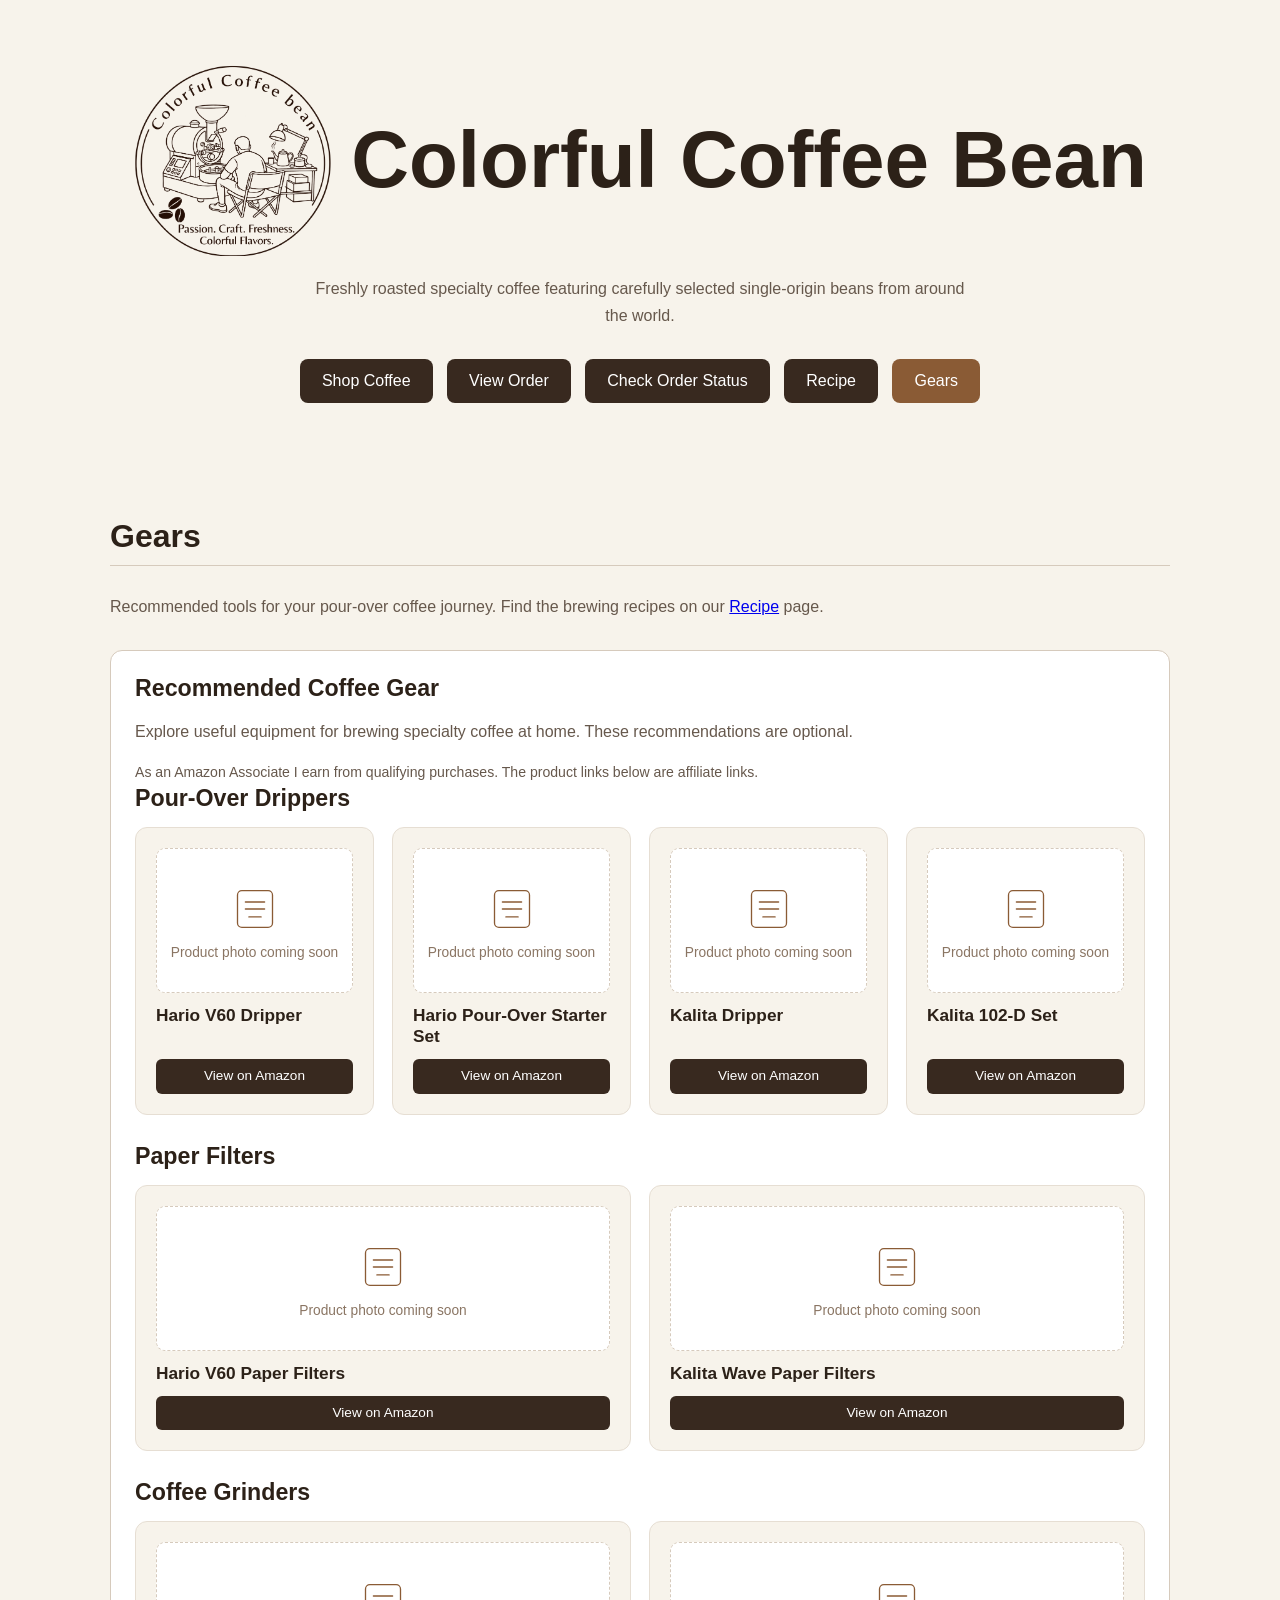
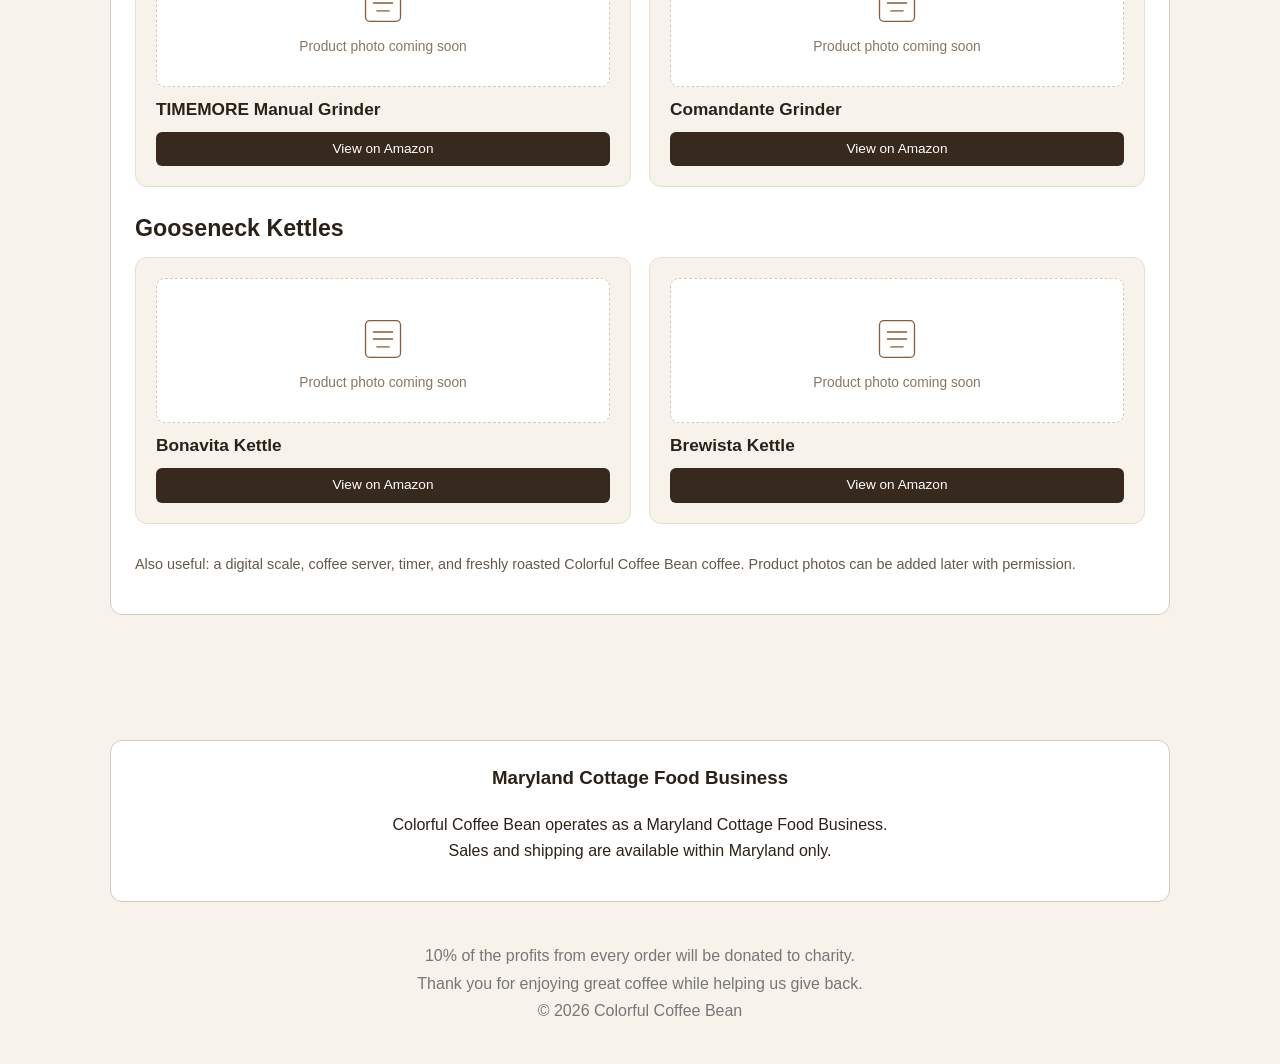
<file: gears (2).html>
<!DOCTYPE html>

<html lang="en">
<head>
<meta charset="utf-8"/>
<meta content="width=device-width, initial-scale=1.0" name="viewport"/>
<meta content="Recommended pour-over coffee brewing equipment from Colorful Coffee Bean." name="description"/>
<title>Coffee Gears | Colorful Coffee Bean</title>
<style>
    :root { color-scheme: light; }
    * { box-sizing: border-box; }
    body { margin:0; font-family:Arial,sans-serif; background:#f7f3eb; color:#2c2118; }
    header { text-align:center; padding:60px 20px 40px; }
    .brand { display:flex; align-items:center; justify-content:center; gap:18px; margin-bottom:15px; }
    .brand-logo { width:200px; height:200px; object-fit:contain; flex-shrink:0; }
    .brand h1 { font-size:5rem; margin:0; }
    header p { max-width:650px; margin:auto; line-height:1.7; color:#66584c; }
    .buttons { margin-top:25px; }
    .button { display:inline-block; padding:13px 22px; margin:5px; background:#38291f; color:white; text-decoration:none; border:0; border-radius:8px; cursor:pointer; font-size:16px; font-family:Arial,sans-serif; }
    .button:hover { background:#594235; }
    .button[aria-current="page"] { background:#8a5b35; }
    .container { max-width:1100px; margin:auto; padding:30px 20px; }
    section { margin:40px 0 60px; }
    h2 { font-size:2rem; border-bottom:1px solid #d6cabc; padding-bottom:10px; }
    .intro { color:#66584c; line-height:1.7; max-width:760px; }
    .equipment-panel { background:#fff; border:1px solid #d6cabc; border-radius:12px; padding:24px; margin:30px 0 36px; }
    .equipment-panel h3 { margin:0 0 8px; font-size:1.45rem; }
    .equipment-panel p { color:#66584c; line-height:1.7; }
    .equipment-list { display:grid; grid-template-columns:repeat(auto-fit,minmax(210px,1fr)); gap:12px; padding:0; margin:20px 0; list-style:none; }
    .equipment-list li { background:#f7f3eb; border-radius:8px; padding:14px 16px; }
    .affiliate-links { display:flex; flex-direction:column; align-items:flex-start; gap:7px; margin-top:12px; }
    .affiliate-link { display:inline-block; background:#38291f; color:#fff; text-decoration:none; border-radius:6px; padding:8px 12px; font-size:.85rem; line-height:1.35; }
    .affiliate-link:hover { background:#594235; }
    .affiliate-disclosure { font-size:.88rem; color:#66584c; margin:12px 0 0; }
    .recipe-grid { display:grid; grid-template-columns:repeat(auto-fit,minmax(min(100%,440px),1fr)); gap:22px; margin-top:28px; }
    .recipe-category { margin-top:44px; }
    .recipe-category h3 { font-size:1.55rem; margin-bottom:8px; }
    .recipe-category > p { color:#66584c; line-height:1.7; }
    .recipe-details { display:grid; grid-template-columns:repeat(auto-fit,minmax(145px,1fr)); gap:12px; margin:20px 0 28px; }
    .recipe-detail { background:#f7f3eb; border-radius:8px; padding:15px; }
    .recipe-detail strong { display:block; margin-bottom:6px; }
    .recipe-steps { padding-left:22px; line-height:1.8; }
    .recipe-steps li { padding-left:5px; margin-bottom:12px; }
    .recipe-note { background:#f7f3eb; padding:16px 18px; border-left:4px solid #8a5b35; border-radius:6px; line-height:1.7; }
    .recipe-card { background:white; border-radius:12px; padding:25px; box-shadow:0 3px 12px rgba(0,0,0,.08); }
    .recipe-card h3 { margin-top:0; font-size:1.3rem; }
    .recipe-card p { line-height:1.7; color:#66584c; }
    .recipe-tag { color:#8a5b35; font-weight:bold; font-size:.85rem; text-transform:uppercase; letter-spacing:.07em; }
    .cottage-food-notice { max-width:1060px; margin:35px auto 0; padding:22px 20px; background:#fff; border:1px solid #d6cabc; border-radius:12px; text-align:center; line-height:1.6; }
    .cottage-food-notice h3 { margin-top:0; }
    footer { text-align:center; padding:40px 20px; color:#777; line-height:1.7; }
    @media(max-width:600px) { header { padding-top:40px; } .brand { gap:12px; } .brand-logo { width:120px; height:120px; } .brand h1 { font-size:2rem; } }
  
.product-grid{display:grid;grid-template-columns:repeat(auto-fit,minmax(235px,1fr));gap:18px;margin:15px 0 28px}
.product-card{background:#f7f3eb;border:1px solid #e6ded3;border-radius:12px;padding:20px;display:flex;flex-direction:column;gap:12px}
.product-visual{height:145px;background:white;border:1px dashed #d6cabc;border-radius:9px;display:flex;align-items:center;justify-content:center;flex-direction:column;gap:8px;color:#8a7563;text-align:center;font-size:.86rem}
.product-visual svg{width:56px;height:56px;stroke:#8a5b35;fill:none;stroke-width:1.5;stroke-linecap:round}
.product-card h4{font-size:1.08rem;margin:0}.product-card .affiliate-link{margin-top:auto;text-align:center}
.category-heading{margin:30px 0 12px;font-size:1.2rem}.gear-note{font-size:.9rem}
</style>
</head>
<body>
<header>
<div class="brand">
<img alt="Colorful Coffee Bean Logo" class="brand-logo" src="images/colorful-coffee-bean-logo.png"/>
<h1>Colorful Coffee Bean</h1>
</div>
<p>Freshly roasted specialty coffee featuring carefully selected single-origin beans from around the world.</p>
<nav aria-label="Main navigation" class="buttons">
<a class="button" href="index.html#coffee">Shop Coffee</a>
<a class="button" href="index.html#order">View Order</a>
<a class="button" href="status.html">Check Order Status</a>
<a class="button" href="recipe.html">Recipe</a>
<a aria-current="page" class="button" href="gears.html">Gears</a>
</nav>
</header>
<main class="container">
<section>
<h2>Gears</h2>
<p class="intro">Recommended tools for your pour-over coffee journey. Find the brewing recipes on our <a href="recipe.html">Recipe</a> page.</p>
<div aria-labelledby="equipment-heading" class="equipment-panel">
<h3 id="equipment-heading">Recommended Coffee Gear</h3>
<p>Explore useful equipment for brewing specialty coffee at home. These recommendations are optional.</p>
<p class="affiliate-disclosure">As an Amazon Associate I earn from qualifying purchases. The product links below are affiliate links.</p>
<h3 class="category-heading">Pour-Over Drippers</h3><div class="product-grid"><article class="product-card"><div class="product-visual"><svg aria-hidden="true" viewbox="0 0 64 64"><rect height="42" rx="5" width="40" x="12" y="11"></rect><path d="M21 24h22M21 32h22M25 41h14"></path></svg><span>Product photo coming soon</span></div><h4>Hario V60 Dripper</h4><a class="affiliate-link" href="https://amzn.to/4yqCK1n" rel="sponsored noopener noreferrer" target="_blank">View on Amazon</a></article><article class="product-card"><div class="product-visual"><svg aria-hidden="true" viewbox="0 0 64 64"><rect height="42" rx="5" width="40" x="12" y="11"></rect><path d="M21 24h22M21 32h22M25 41h14"></path></svg><span>Product photo coming soon</span></div><h4>Hario Pour-Over Starter Set</h4><a class="affiliate-link" href="https://amzn.to/4jlVrzn" rel="sponsored noopener noreferrer" target="_blank">View on Amazon</a></article><article class="product-card"><div class="product-visual"><svg aria-hidden="true" viewbox="0 0 64 64"><rect height="42" rx="5" width="40" x="12" y="11"></rect><path d="M21 24h22M21 32h22M25 41h14"></path></svg><span>Product photo coming soon</span></div><h4>Kalita Dripper</h4><a class="affiliate-link" href="https://amzn.to/4yH31tc" rel="sponsored noopener noreferrer" target="_blank">View on Amazon</a></article><article class="product-card"><div class="product-visual"><svg aria-hidden="true" viewbox="0 0 64 64"><rect height="42" rx="5" width="40" x="12" y="11"></rect><path d="M21 24h22M21 32h22M25 41h14"></path></svg><span>Product photo coming soon</span></div><h4>Kalita 102-D Set</h4><a class="affiliate-link" href="https://amzn.to/4s3Ktkd" rel="sponsored noopener noreferrer" target="_blank">View on Amazon</a></article></div><h3 class="category-heading">Paper Filters</h3><div class="product-grid"><article class="product-card"><div class="product-visual"><svg aria-hidden="true" viewbox="0 0 64 64"><rect height="42" rx="5" width="40" x="12" y="11"></rect><path d="M21 24h22M21 32h22M25 41h14"></path></svg><span>Product photo coming soon</span></div><h4>Hario V60 Paper Filters</h4><a class="affiliate-link" href="https://amzn.to/4eu0vhK" rel="sponsored noopener noreferrer" target="_blank">View on Amazon</a></article><article class="product-card"><div class="product-visual"><svg aria-hidden="true" viewbox="0 0 64 64"><rect height="42" rx="5" width="40" x="12" y="11"></rect><path d="M21 24h22M21 32h22M25 41h14"></path></svg><span>Product photo coming soon</span></div><h4>Kalita Wave Paper Filters</h4><a class="affiliate-link" href="https://amzn.to/4dE21O8" rel="sponsored noopener noreferrer" target="_blank">View on Amazon</a></article></div><h3 class="category-heading">Coffee Grinders</h3><div class="product-grid"><article class="product-card"><div class="product-visual"><svg aria-hidden="true" viewbox="0 0 64 64"><rect height="42" rx="5" width="40" x="12" y="11"></rect><path d="M21 24h22M21 32h22M25 41h14"></path></svg><span>Product photo coming soon</span></div><h4>TIMEMORE Manual Grinder</h4><a class="affiliate-link" href="https://amzn.to/4dztH6L" rel="sponsored noopener noreferrer" target="_blank">View on Amazon</a></article><article class="product-card"><div class="product-visual"><svg aria-hidden="true" viewbox="0 0 64 64"><rect height="42" rx="5" width="40" x="12" y="11"></rect><path d="M21 24h22M21 32h22M25 41h14"></path></svg><span>Product photo coming soon</span></div><h4>Comandante Grinder</h4><a class="affiliate-link" href="https://amzn.to/4ik2LKT" rel="sponsored noopener noreferrer" target="_blank">View on Amazon</a></article></div><h3 class="category-heading">Gooseneck Kettles</h3><div class="product-grid"><article class="product-card"><div class="product-visual"><svg aria-hidden="true" viewbox="0 0 64 64"><rect height="42" rx="5" width="40" x="12" y="11"></rect><path d="M21 24h22M21 32h22M25 41h14"></path></svg><span>Product photo coming soon</span></div><h4>Bonavita Kettle</h4><a class="affiliate-link" href="https://amzn.to/3WpYI7a" rel="sponsored noopener noreferrer" target="_blank">View on Amazon</a></article><article class="product-card"><div class="product-visual"><svg aria-hidden="true" viewbox="0 0 64 64"><rect height="42" rx="5" width="40" x="12" y="11"></rect><path d="M21 24h22M21 32h22M25 41h14"></path></svg><span>Product photo coming soon</span></div><h4>Brewista Kettle</h4><a class="affiliate-link" href="https://amzn.to/4yjI7zo" rel="sponsored noopener noreferrer" target="_blank">View on Amazon</a></article></div>
<p class="gear-note">Also useful: a digital scale, coffee server, timer, and freshly roasted Colorful Coffee Bean coffee. Product photos can be added later with permission.</p></div>
</section>
</main>
<section class="cottage-food-notice">
<h3>Maryland Cottage Food Business</h3>
<p>Colorful Coffee Bean operates as a Maryland Cottage Food Business.<br/>Sales and shipping are available within Maryland only.</p>
</section>
<footer>10% of the profits from every order will be donated to charity.<br/>Thank you for enjoying great coffee while helping us give back.<br/>© 2026 Colorful Coffee Bean</footer>
</body>
</html>
</file>
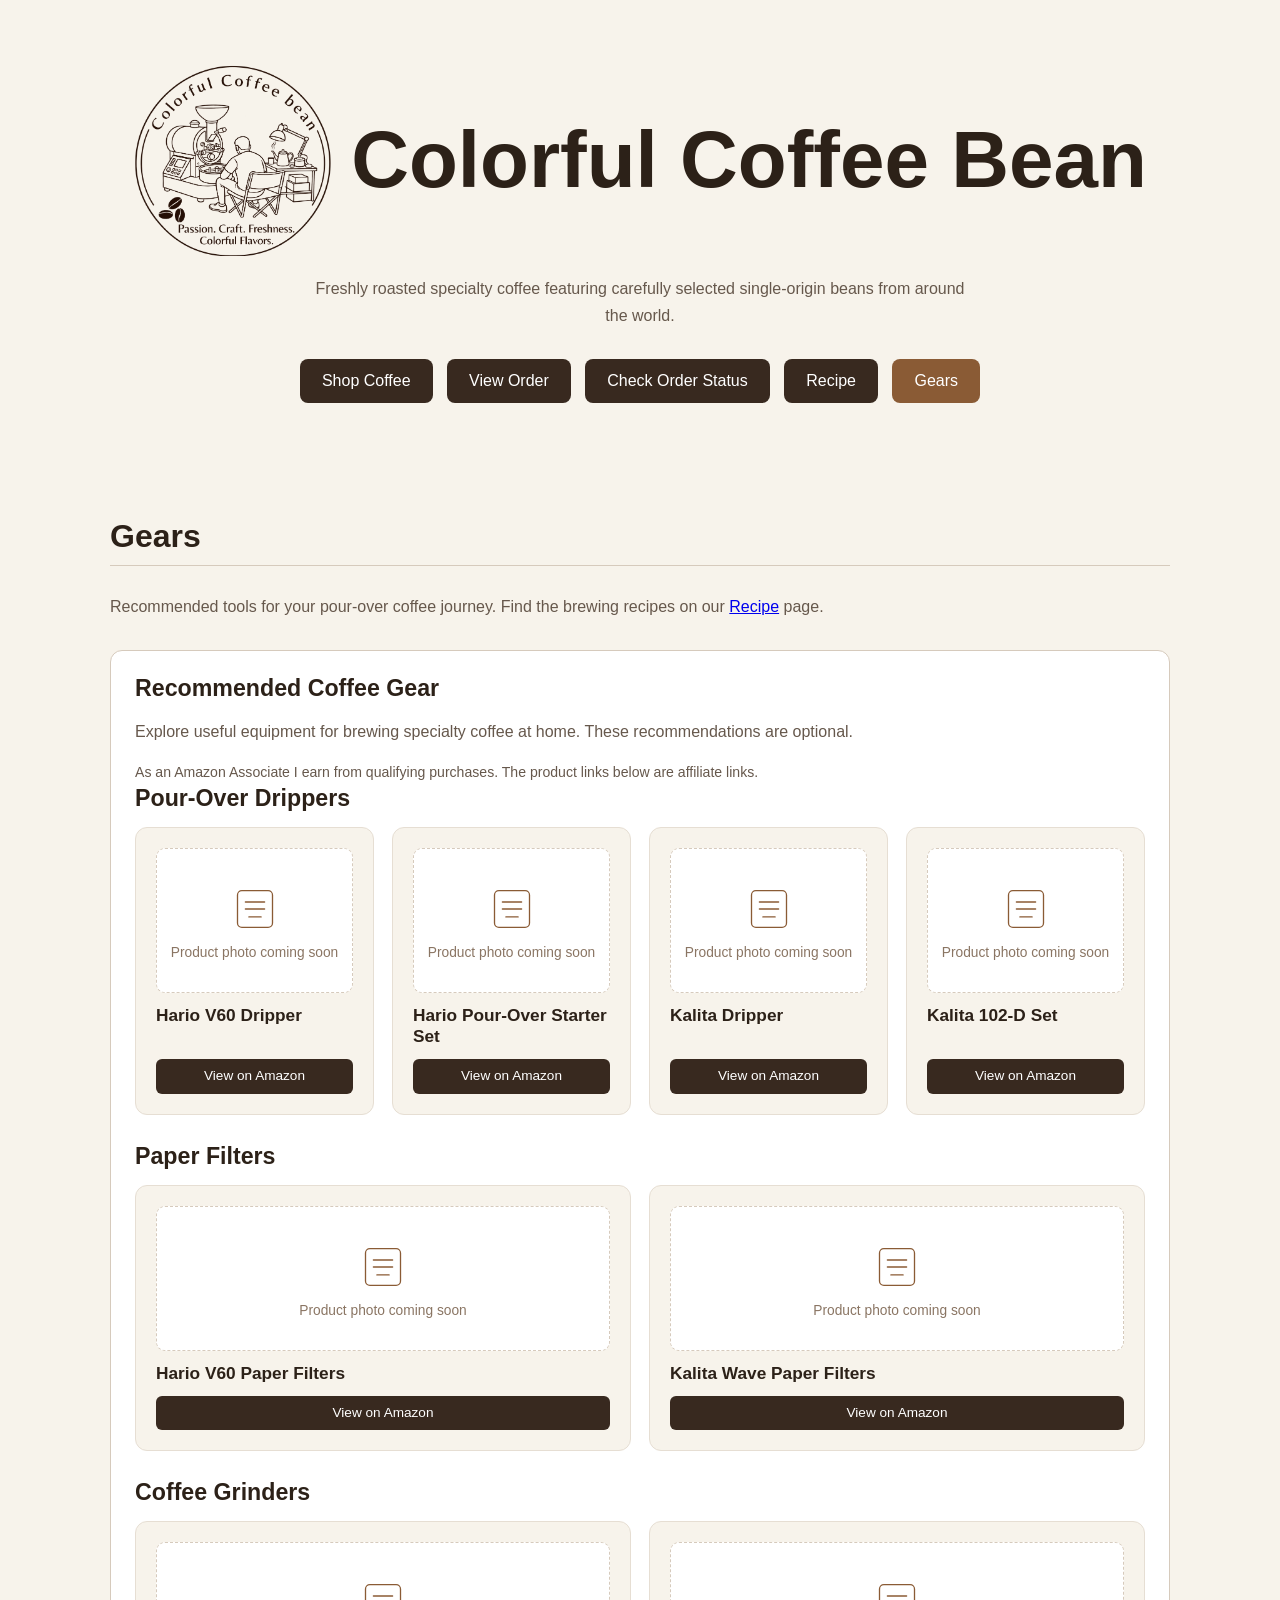
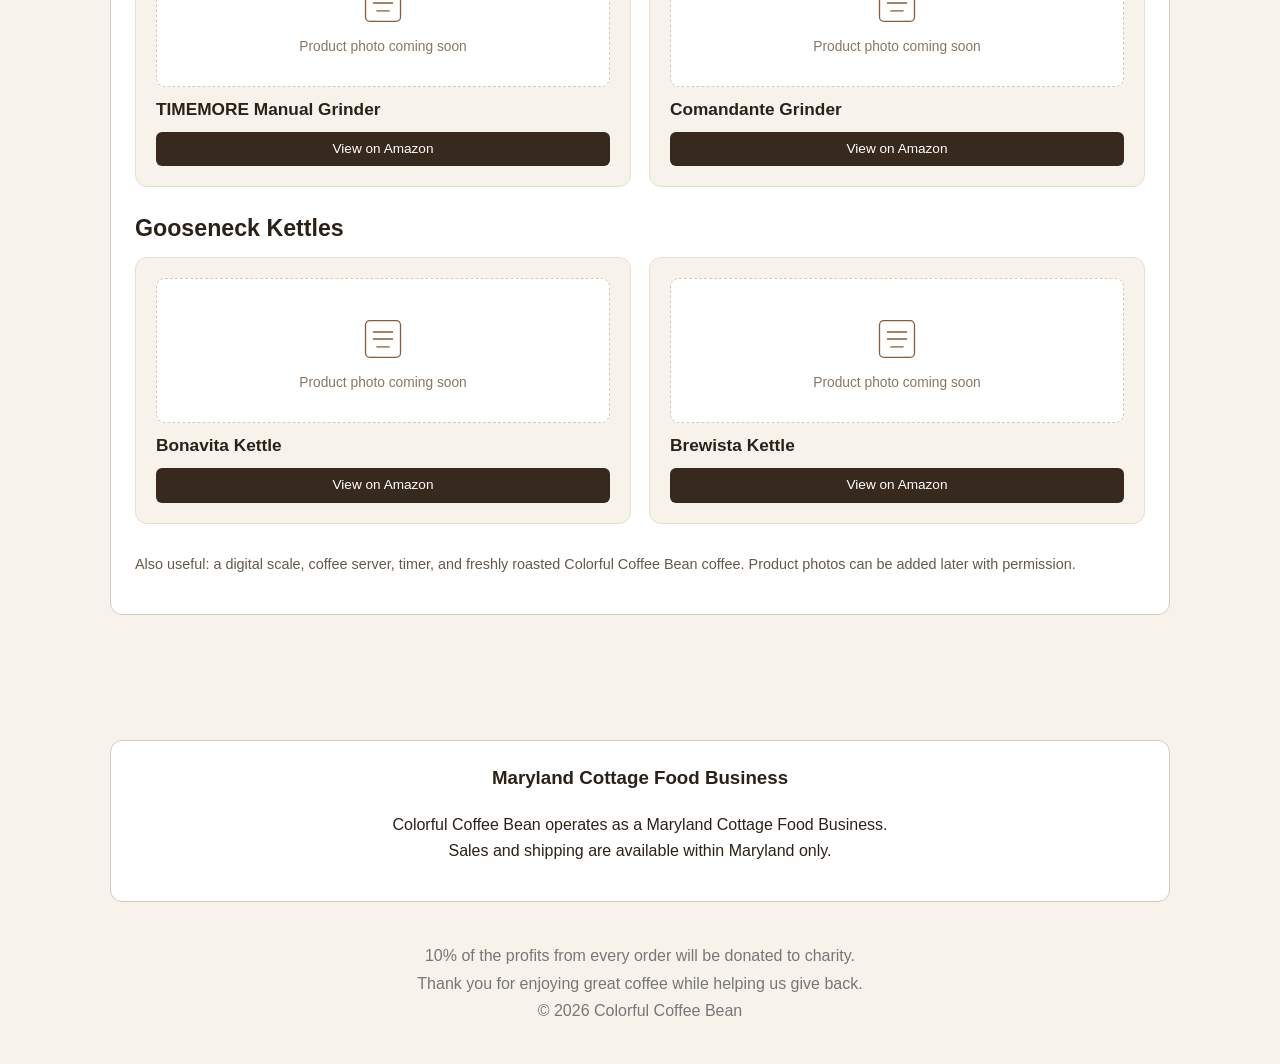
<file: gears.html>
<!DOCTYPE html>

<html lang="en">
<head>
<meta charset="utf-8"/>
<meta content="width=device-width, initial-scale=1.0" name="viewport"/>
<meta content="Recommended pour-over coffee brewing equipment from Colorful Coffee Bean." name="description"/>
<title>Coffee Gears | Colorful Coffee Bean</title>
<style>
    :root { color-scheme: light; }
    * { box-sizing: border-box; }
    body { margin:0; font-family:Arial,sans-serif; background:#f7f3eb; color:#2c2118; }
    header { text-align:center; padding:60px 20px 40px; }
    .brand { display:flex; align-items:center; justify-content:center; gap:18px; margin-bottom:15px; }
    .brand-logo { width:200px; height:200px; object-fit:contain; flex-shrink:0; }
    .brand h1 { font-size:5rem; margin:0; }
    header p { max-width:650px; margin:auto; line-height:1.7; color:#66584c; }
    .buttons { margin-top:25px; }
    .button { display:inline-block; padding:13px 22px; margin:5px; background:#38291f; color:white; text-decoration:none; border:0; border-radius:8px; cursor:pointer; font-size:16px; font-family:Arial,sans-serif; }
    .button:hover { background:#594235; }
    .button[aria-current="page"] { background:#8a5b35; }
    .container { max-width:1100px; margin:auto; padding:30px 20px; }
    section { margin:40px 0 60px; }
    h2 { font-size:2rem; border-bottom:1px solid #d6cabc; padding-bottom:10px; }
    .intro { color:#66584c; line-height:1.7; max-width:760px; }
    .equipment-panel { background:#fff; border:1px solid #d6cabc; border-radius:12px; padding:24px; margin:30px 0 36px; }
    .equipment-panel h3 { margin:0 0 8px; font-size:1.45rem; }
    .equipment-panel p { color:#66584c; line-height:1.7; }
    .equipment-list { display:grid; grid-template-columns:repeat(auto-fit,minmax(210px,1fr)); gap:12px; padding:0; margin:20px 0; list-style:none; }
    .equipment-list li { background:#f7f3eb; border-radius:8px; padding:14px 16px; }
    .affiliate-links { display:flex; flex-direction:column; align-items:flex-start; gap:7px; margin-top:12px; }
    .affiliate-link { display:inline-block; background:#38291f; color:#fff; text-decoration:none; border-radius:6px; padding:8px 12px; font-size:.85rem; line-height:1.35; }
    .affiliate-link:hover { background:#594235; }
    .affiliate-disclosure { font-size:.88rem; color:#66584c; margin:12px 0 0; }
    .recipe-grid { display:grid; grid-template-columns:repeat(auto-fit,minmax(min(100%,440px),1fr)); gap:22px; margin-top:28px; }
    .recipe-category { margin-top:44px; }
    .recipe-category h3 { font-size:1.55rem; margin-bottom:8px; }
    .recipe-category > p { color:#66584c; line-height:1.7; }
    .recipe-details { display:grid; grid-template-columns:repeat(auto-fit,minmax(145px,1fr)); gap:12px; margin:20px 0 28px; }
    .recipe-detail { background:#f7f3eb; border-radius:8px; padding:15px; }
    .recipe-detail strong { display:block; margin-bottom:6px; }
    .recipe-steps { padding-left:22px; line-height:1.8; }
    .recipe-steps li { padding-left:5px; margin-bottom:12px; }
    .recipe-note { background:#f7f3eb; padding:16px 18px; border-left:4px solid #8a5b35; border-radius:6px; line-height:1.7; }
    .recipe-card { background:white; border-radius:12px; padding:25px; box-shadow:0 3px 12px rgba(0,0,0,.08); }
    .recipe-card h3 { margin-top:0; font-size:1.3rem; }
    .recipe-card p { line-height:1.7; color:#66584c; }
    .recipe-tag { color:#8a5b35; font-weight:bold; font-size:.85rem; text-transform:uppercase; letter-spacing:.07em; }
    .cottage-food-notice { max-width:1060px; margin:35px auto 0; padding:22px 20px; background:#fff; border:1px solid #d6cabc; border-radius:12px; text-align:center; line-height:1.6; }
    .cottage-food-notice h3 { margin-top:0; }
    footer { text-align:center; padding:40px 20px; color:#777; line-height:1.7; }
    @media(max-width:600px) { header { padding-top:40px; } .brand { gap:12px; } .brand-logo { width:120px; height:120px; } .brand h1 { font-size:2rem; } }
  
.product-grid{display:grid;grid-template-columns:repeat(auto-fit,minmax(235px,1fr));gap:18px;margin:15px 0 28px}
.product-card{background:#f7f3eb;border:1px solid #e6ded3;border-radius:12px;padding:20px;display:flex;flex-direction:column;gap:12px}
.product-visual{height:145px;background:white;border:1px dashed #d6cabc;border-radius:9px;display:flex;align-items:center;justify-content:center;flex-direction:column;gap:8px;color:#8a7563;text-align:center;font-size:.86rem}
.product-visual svg{width:56px;height:56px;stroke:#8a5b35;fill:none;stroke-width:1.5;stroke-linecap:round}
.product-card h4{font-size:1.08rem;margin:0}.product-card .affiliate-link{margin-top:auto;text-align:center}
.category-heading{margin:30px 0 12px;font-size:1.2rem}.gear-note{font-size:.9rem}
</style>
</head>
<body>
<header>
<div class="brand">
<img alt="Colorful Coffee Bean Logo" class="brand-logo" src="images/colorful-coffee-bean-logo.png"/>
<h1>Colorful Coffee Bean</h1>
</div>
<p>Freshly roasted specialty coffee featuring carefully selected single-origin beans from around the world.</p>
<nav aria-label="Main navigation" class="buttons">
<a class="button" href="index.html#coffee">Shop Coffee</a>
<a class="button" href="index.html#order">View Order</a>
<a class="button" href="status.html">Check Order Status</a>
<a class="button" href="recipe.html">Recipe</a>
<a aria-current="page" class="button" href="gears.html">Gears</a>
</nav>
</header>
<main class="container">
<section>
<h2>Gears</h2>
<p class="intro">Recommended tools for your pour-over coffee journey. Find the brewing recipes on our <a href="recipe.html">Recipe</a> page.</p>
<div aria-labelledby="equipment-heading" class="equipment-panel">
<h3 id="equipment-heading">Recommended Coffee Gear</h3>
<p>Explore useful equipment for brewing specialty coffee at home. These recommendations are optional.</p>
<p class="affiliate-disclosure">As an Amazon Associate I earn from qualifying purchases. The product links below are affiliate links.</p>
<h3 class="category-heading">Pour-Over Drippers</h3><div class="product-grid"><article class="product-card"><div class="product-visual"><svg aria-hidden="true" viewbox="0 0 64 64"><rect height="42" rx="5" width="40" x="12" y="11"></rect><path d="M21 24h22M21 32h22M25 41h14"></path></svg><span>Product photo coming soon</span></div><h4>Hario V60 Dripper</h4><a class="affiliate-link" href="https://amzn.to/4yqCK1n" rel="sponsored noopener noreferrer" target="_blank">View on Amazon</a></article><article class="product-card"><div class="product-visual"><svg aria-hidden="true" viewbox="0 0 64 64"><rect height="42" rx="5" width="40" x="12" y="11"></rect><path d="M21 24h22M21 32h22M25 41h14"></path></svg><span>Product photo coming soon</span></div><h4>Hario Pour-Over Starter Set</h4><a class="affiliate-link" href="https://amzn.to/4jlVrzn" rel="sponsored noopener noreferrer" target="_blank">View on Amazon</a></article><article class="product-card"><div class="product-visual"><svg aria-hidden="true" viewbox="0 0 64 64"><rect height="42" rx="5" width="40" x="12" y="11"></rect><path d="M21 24h22M21 32h22M25 41h14"></path></svg><span>Product photo coming soon</span></div><h4>Kalita Dripper</h4><a class="affiliate-link" href="https://amzn.to/4yH31tc" rel="sponsored noopener noreferrer" target="_blank">View on Amazon</a></article><article class="product-card"><div class="product-visual"><svg aria-hidden="true" viewbox="0 0 64 64"><rect height="42" rx="5" width="40" x="12" y="11"></rect><path d="M21 24h22M21 32h22M25 41h14"></path></svg><span>Product photo coming soon</span></div><h4>Kalita 102-D Set</h4><a class="affiliate-link" href="https://amzn.to/4s3Ktkd" rel="sponsored noopener noreferrer" target="_blank">View on Amazon</a></article></div><h3 class="category-heading">Paper Filters</h3><div class="product-grid"><article class="product-card"><div class="product-visual"><svg aria-hidden="true" viewbox="0 0 64 64"><rect height="42" rx="5" width="40" x="12" y="11"></rect><path d="M21 24h22M21 32h22M25 41h14"></path></svg><span>Product photo coming soon</span></div><h4>Hario V60 Paper Filters</h4><a class="affiliate-link" href="https://amzn.to/4eu0vhK" rel="sponsored noopener noreferrer" target="_blank">View on Amazon</a></article><article class="product-card"><div class="product-visual"><svg aria-hidden="true" viewbox="0 0 64 64"><rect height="42" rx="5" width="40" x="12" y="11"></rect><path d="M21 24h22M21 32h22M25 41h14"></path></svg><span>Product photo coming soon</span></div><h4>Kalita Wave Paper Filters</h4><a class="affiliate-link" href="https://amzn.to/4dE21O8" rel="sponsored noopener noreferrer" target="_blank">View on Amazon</a></article></div><h3 class="category-heading">Coffee Grinders</h3><div class="product-grid"><article class="product-card"><div class="product-visual"><svg aria-hidden="true" viewbox="0 0 64 64"><rect height="42" rx="5" width="40" x="12" y="11"></rect><path d="M21 24h22M21 32h22M25 41h14"></path></svg><span>Product photo coming soon</span></div><h4>TIMEMORE Manual Grinder</h4><a class="affiliate-link" href="https://amzn.to/4dztH6L" rel="sponsored noopener noreferrer" target="_blank">View on Amazon</a></article><article class="product-card"><div class="product-visual"><svg aria-hidden="true" viewbox="0 0 64 64"><rect height="42" rx="5" width="40" x="12" y="11"></rect><path d="M21 24h22M21 32h22M25 41h14"></path></svg><span>Product photo coming soon</span></div><h4>Comandante Grinder</h4><a class="affiliate-link" href="https://amzn.to/4ik2LKT" rel="sponsored noopener noreferrer" target="_blank">View on Amazon</a></article></div><h3 class="category-heading">Gooseneck Kettles</h3><div class="product-grid"><article class="product-card"><div class="product-visual"><svg aria-hidden="true" viewbox="0 0 64 64"><rect height="42" rx="5" width="40" x="12" y="11"></rect><path d="M21 24h22M21 32h22M25 41h14"></path></svg><span>Product photo coming soon</span></div><h4>Bonavita Kettle</h4><a class="affiliate-link" href="https://amzn.to/3WpYI7a" rel="sponsored noopener noreferrer" target="_blank">View on Amazon</a></article><article class="product-card"><div class="product-visual"><svg aria-hidden="true" viewbox="0 0 64 64"><rect height="42" rx="5" width="40" x="12" y="11"></rect><path d="M21 24h22M21 32h22M25 41h14"></path></svg><span>Product photo coming soon</span></div><h4>Brewista Kettle</h4><a class="affiliate-link" href="https://amzn.to/4yjI7zo" rel="sponsored noopener noreferrer" target="_blank">View on Amazon</a></article></div>
<p class="gear-note">Also useful: a digital scale, coffee server, timer, and freshly roasted Colorful Coffee Bean coffee. Product photos can be added later with permission.</p></div>
</section>
</main>
<section class="cottage-food-notice">
<h3>Maryland Cottage Food Business</h3>
<p>Colorful Coffee Bean operates as a Maryland Cottage Food Business.<br/>Sales and shipping are available within Maryland only.</p>
</section>
<footer>10% of the profits from every order will be donated to charity.<br/>Thank you for enjoying great coffee while helping us give back.<br/>© 2026 Colorful Coffee Bean</footer>
</body>
</html>
</file>
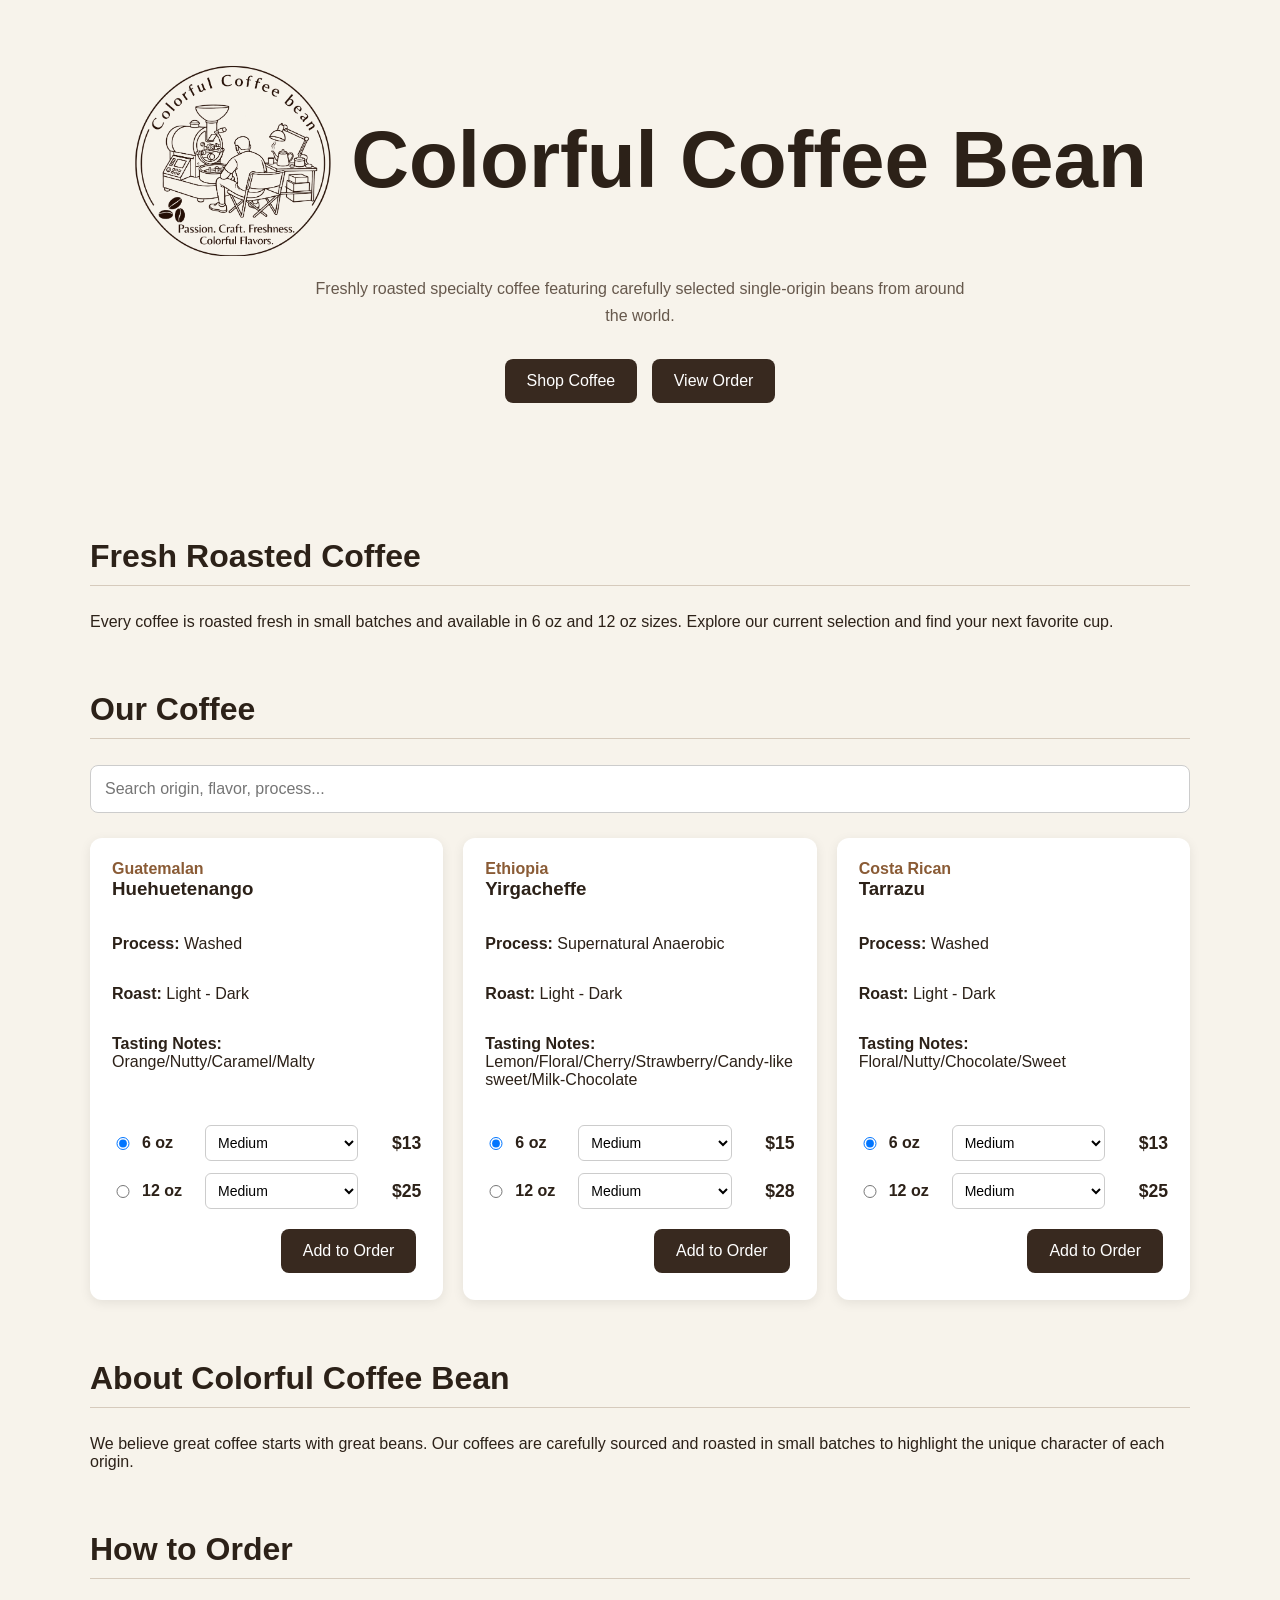
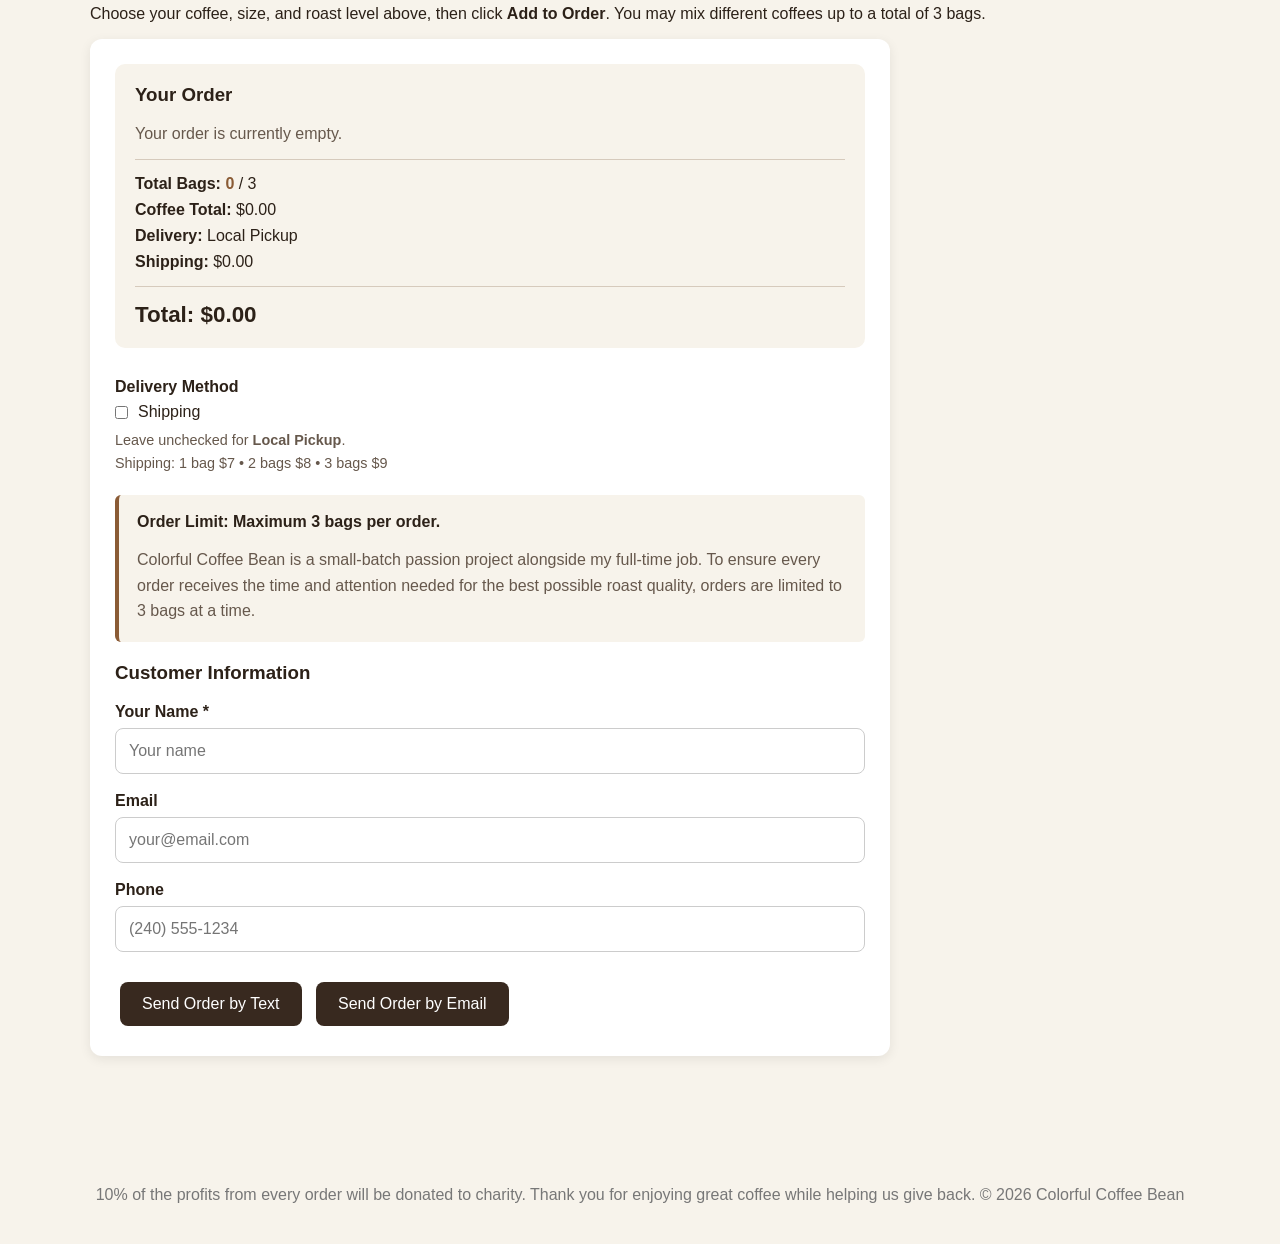
<file: index(1).html>
<!DOCTYPE html>
<html lang="en">

<head>

  <meta charset="UTF-8">

  <meta
    name="viewport"
    content="width=device-width, initial-scale=1.0"
  >

  <title>
    Colorful Coffee Bean | Specialty Coffee
  </title>


  <style>

    /* =========================================================
       BASIC PAGE STYLE
       ========================================================= */

    body {
      margin: 0;
      font-family: Arial, sans-serif;
      background: #f7f3eb;
      color: #2c2118;
    }


    .container {
      max-width: 1100px;
      margin: auto;
      padding: 30px 20px;
    }



    /* =========================================================
       HEADER
       ========================================================= */

    header {
      text-align: center;
      padding: 60px 20px 40px;
    }


    /* Logo + Business Name */

    .brand {
      display: flex;
      align-items: center;
      justify-content: center;
      gap: 18px;
      margin-bottom: 15px;
    }


    .brand-logo {
      width: 200px;
      height: 200px;
      object-fit: contain;
      flex-shrink: 0;
    }


    .brand h1 {
      font-size: 5rem;
      margin: 0;
    }


    header p {
      max-width: 650px;
      margin: auto;
      line-height: 1.7;
      color: #66584c;
    }



    /* =========================================================
       BUTTONS
       ========================================================= */

    .buttons {
      margin-top: 25px;
    }


    .button {
      display: inline-block;
      padding: 13px 22px;
      margin: 5px;

      background: #38291f;
      color: white;

      text-decoration: none;

      border: none;
      border-radius: 8px;

      cursor: pointer;
      font-size: 16px;
      font-family: Arial, sans-serif;
    }


    .button:hover {
      background: #594235;
    }



    /* =========================================================
       SECTIONS
       ========================================================= */

    section {
      margin: 60px 0;
    }


    h2 {
      font-size: 2rem;
      border-bottom: 1px solid #d6cabc;
      padding-bottom: 10px;
    }



    /* =========================================================
       SEARCH BOX
       ========================================================= */

    #search {
      width: 100%;
      box-sizing: border-box;

      padding: 14px;
      margin-bottom: 25px;

      font-size: 16px;

      border: 1px solid #ccc;
      border-radius: 8px;
    }



    /* =========================================================
       COFFEE GRID
       ========================================================= */

    .coffee-grid {
      display: grid;

      grid-template-columns:
        repeat(auto-fit, minmax(300px, 1fr));

      gap: 20px;
    }



    /* =========================================================
       COFFEE CARD
       ========================================================= */

    .coffee-card {
      display: flex;
      flex-direction: column;

      background: white;

      border-radius: 12px;

      padding: 22px;

      box-shadow:
        0 3px 12px rgba(0, 0, 0, 0.08);
    }


    .coffee-card h3 {
      margin-top: 0;
    }


    .origin {
      color: #8a5b35;
      font-weight: bold;
    }



    /* =========================================================
       COFFEE ORDER OPTIONS
       ========================================================= */

    .coffee-options {
      margin-top: auto;
      padding-top: 20px;
    }


    .coffee-option {
      display: grid;

      grid-template-columns:
        22px 55px 1fr 55px;

      align-items: center;

      gap: 8px;

      margin-bottom: 12px;
    }


    .coffee-option input[type="radio"] {
      width: auto;
      margin: 0;
      cursor: pointer;
    }


    .coffee-option label {
      font-weight: bold;
      cursor: pointer;
    }


    .coffee-option select {
      width: 100%;

      padding: 8px;

      border: 1px solid #ccc;
      border-radius: 6px;

      background: white;

      font-size: 14px;
    }


    .option-price {
      font-size: 1.1rem;
      font-weight: bold;
      text-align: right;
    }


    .card-order-button {
      text-align: right;
      margin-top: 15px;
    }



    /* =========================================================
       ORDER LIMIT MESSAGE
       ========================================================= */

    .order-limit {
      margin: 20px 0;

      padding: 18px;

      background: #f7f3eb;

      border-left: 4px solid #8a5b35;

      border-radius: 6px;
    }


    .order-limit p {
      margin-bottom: 0;

      line-height: 1.6;

      color: #66584c;
    }



    /* =========================================================
       ORDER SECTION
       ========================================================= */

    .order-form {
      max-width: 750px;

      background: white;

      padding: 25px;

      border-radius: 12px;

      box-shadow:
        0 3px 12px rgba(0, 0, 0, 0.08);
    }



    /* =========================================================
       SHOPPING CART
       ========================================================= */

    .order-summary {
      padding: 20px;

      background: #f7f3eb;

      border-radius: 10px;

      margin-bottom: 30px;
    }


    .order-summary h3 {
      margin-top: 0;
    }


    .cart-empty {
      color: #66584c;
    }


    .cart-item {
      background: white;

      padding: 15px;

      margin-bottom: 12px;

      border-radius: 8px;
    }


    .cart-item-title {
      font-size: 1.05rem;
      font-weight: bold;

      margin-bottom: 6px;
    }


    .cart-item-details {
      color: #66584c;
      line-height: 1.6;
    }


    .cart-item-bottom {
      display: flex;

      justify-content: space-between;
      align-items: center;

      margin-top: 10px;
    }


    .remove-button {
      background: none;

      border: none;

      color: #8a5b35;

      font-weight: bold;

      cursor: pointer;
    }


    .summary-line {
      margin: 8px 0;
    }


    .summary-divider {
      border-top: 1px solid #d6cabc;

      margin: 15px 0;
    }


    .bag-count {
      color: #8a5b35;
      font-weight: bold;
    }


    .total {
      margin-top: 15px;

      padding-top: 15px;

      border-top: 1px solid #d6cabc;

      font-size: 1.4rem;
      font-weight: bold;
    }



    /* =========================================================
       CUSTOMER INFORMATION
       ========================================================= */

    .form-group {
      margin-bottom: 18px;
    }


    .form-group label {
      display: block;

      font-weight: bold;

      margin-bottom: 7px;
    }


    .form-group input[type="text"],
    .form-group input[type="email"],
    .form-group input[type="tel"] {

      width: 100%;

      box-sizing: border-box;

      padding: 13px;

      font-size: 16px;

      border: 1px solid #ccc;
      border-radius: 8px;
    }



    /* =========================================================
       SHIPPING
       ========================================================= */

    .shipping-option {
      display: flex !important;

      align-items: center;

      gap: 10px;

      font-weight: normal !important;

      cursor: pointer;
    }


    .shipping-option input {
      width: auto;
      margin: 0;
    }


    .shipping-info {
      color: #66584c;

      font-size: 0.9rem;

      line-height: 1.6;

      margin-top: 8px;
    }



    /* =========================================================
       MOBILE
       ========================================================= */

    @media (max-width: 600px) {

      header {
        padding-top: 40px;
      }


      .brand {
        gap: 12px;
      }


      .brand-logo {
        width: 120px;
        height: 120px;
      }


      .brand h1 {
        font-size: 2rem;
      }


      .coffee-option {
        grid-template-columns:
          20px 48px 1fr 45px;

        gap: 5px;
      }


      .coffee-option select {
        font-size: 13px;
        padding: 7px;
      }


      .option-price {
        font-size: 1rem;
      }


      .order-button {
        width: 100%;
      }

    }



    /* =========================================================
       FOOTER
       ========================================================= */

    footer {
      text-align: center;

      padding: 40px;

      color: #777;
    }

  </style>

</head>



<body>


  <!-- =========================================================
       HEADER
       ========================================================= -->

  <header>

    <div class="brand">

      <img
        src="images/colorful-coffee-bean-logo.png"
        alt="Colorful Coffee Bean Logo"
        class="brand-logo"
      >

      <h1>
        Colorful Coffee Bean
      </h1>

    </div>


    <p>
      Freshly roasted specialty coffee featuring carefully
      selected single-origin beans from around the world.
    </p>


    <div class="buttons">

      <a
        class="button"
        href="#coffee"
      >
        Shop Coffee
      </a>


      <a
        class="button"
        href="#order"
      >
        View Order
      </a>

    </div>

  </header>



  <!-- =========================================================
       MAIN CONTENT
       ========================================================= -->

  <div class="container">



    <!-- =======================================================
         FRESH ROASTED COFFEE
         ======================================================= -->

    <section>

      <h2>
        Fresh Roasted Coffee
      </h2>


      <p>
        Every coffee is roasted fresh in small batches
        and available in 6 oz and 12 oz sizes.
        Explore our current selection and find your
        next favorite cup.
      </p>

    </section>



    <!-- =======================================================
         OUR COFFEE
         ======================================================= -->

    <section id="coffee">


      <h2>
        Our Coffee
      </h2>


      <!-- SEARCH -->

      <input
        type="text"
        id="search"
        placeholder="Search origin, flavor, process..."
        onkeyup="filterCoffee()"
      >



      <!-- COFFEE GRID -->

      <div
        class="coffee-grid"
        id="coffeeGrid"
      >



        <!-- ===================================================
             GUATEMALAN
             =================================================== -->

        <div class="coffee-card">

          <div class="origin">
            Guatemalan
          </div>


          <h3>
            Huehuetenango
          </h3>


          <p>
            <strong>Process:</strong>
            Washed
          </p>


          <p>
            <strong>Roast:</strong>
            Light - Dark
          </p>


          <p>
            <strong>Tasting Notes:</strong>
            <br>
            Orange/Nutty/Caramel/Malty
          </p>



          <!-- GUATEMALA ORDER OPTIONS -->

          <div class="coffee-options">


            <!-- 6 OZ -->

            <div class="coffee-option">

              <input
                type="radio"
                name="guatemala-size"
                id="guatemala-6"
                value="6"
                checked
              >

              <label for="guatemala-6">
                6 oz
              </label>


              <select id="guatemala-roast-6">

                <option value="Light">
                  Light
                </option>

                <option value="Medium-Light">
                  Medium-Light
                </option>

                <option value="Medium" selected>
                  Medium
                </option>

                <option value="Medium-Dark">
                  Medium-Dark
                </option>

                <option value="Dark">
                  Dark
                </option>

              </select>


              <span class="option-price">
                $13
              </span>

            </div>



            <!-- 12 OZ -->

            <div class="coffee-option">

              <input
                type="radio"
                name="guatemala-size"
                id="guatemala-12"
                value="12"
              >

              <label for="guatemala-12">
                12 oz
              </label>


              <select id="guatemala-roast-12">

                <option value="Light">
                  Light
                </option>

                <option value="Medium-Light">
                  Medium-Light
                </option>

                <option value="Medium" selected>
                  Medium
                </option>

                <option value="Medium-Dark">
                  Medium-Dark
                </option>

                <option value="Dark">
                  Dark
                </option>

              </select>


              <span class="option-price">
                $25
              </span>

            </div>



            <!-- ADD GUATEMALA -->

            <div class="card-order-button">

              <button
                type="button"
                class="button"
                onclick="addCoffeeToOrder('guatemala')"
              >
                Add to Order
              </button>

            </div>


          </div>

        </div>



        <!-- ===================================================
             ETHIOPIA
             =================================================== -->

        <div class="coffee-card">

          <div class="origin">
            Ethiopia
          </div>


          <h3>
            Yirgacheffe
          </h3>


          <p>
            <strong>Process:</strong>
            Supernatural Anaerobic
          </p>


          <p>
            <strong>Roast:</strong>
            Light - Dark
          </p>


          <p>
            <strong>Tasting Notes:</strong>
            <br>
            Lemon/Floral/Cherry/Strawberry/Candy-like sweet/Milk-Chocolate
          </p>



          <!-- ETHIOPIA ORDER OPTIONS -->

          <div class="coffee-options">


            <!-- 6 OZ -->

            <div class="coffee-option">

              <input
                type="radio"
                name="ethiopia-size"
                id="ethiopia-6"
                value="6"
                checked
              >

              <label for="ethiopia-6">
                6 oz
              </label>


              <select id="ethiopia-roast-6">

                <option value="Light">
                  Light
                </option>

                <option value="Medium-Light">
                  Medium-Light
                </option>

                <option value="Medium" selected>
                  Medium
                </option>

                <option value="Medium-Dark">
                  Medium-Dark
                </option>

                <option value="Dark">
                  Dark
                </option>

              </select>


              <span class="option-price">
                $15
              </span>

            </div>



            <!-- 12 OZ -->

            <div class="coffee-option">

              <input
                type="radio"
                name="ethiopia-size"
                id="ethiopia-12"
                value="12"
              >

              <label for="ethiopia-12">
                12 oz
              </label>


              <select id="ethiopia-roast-12">

                <option value="Light">
                  Light
                </option>

                <option value="Medium-Light">
                  Medium-Light
                </option>

                <option value="Medium" selected>
                  Medium
                </option>

                <option value="Medium-Dark">
                  Medium-Dark
                </option>

                <option value="Dark">
                  Dark
                </option>

              </select>


              <span class="option-price">
                $28
              </span>

            </div>



            <!-- ADD ETHIOPIA -->

            <div class="card-order-button">

              <button
                type="button"
                class="button"
                onclick="addCoffeeToOrder('ethiopia')"
              >
                Add to Order
              </button>

            </div>


          </div>

        </div>



        <!-- ===================================================
             COSTA RICA
             =================================================== -->

        <div class="coffee-card">

          <div class="origin">
            Costa Rican
          </div>


          <h3>
            Tarrazu
          </h3>


          <p>
            <strong>Process:</strong>
            Washed
          </p>


          <p>
            <strong>Roast:</strong>
            Light - Dark
          </p>


          <p>
            <strong>Tasting Notes:</strong>
            <br>
            Floral/Nutty/Chocolate/Sweet
          </p>



          <!-- COSTA RICA ORDER OPTIONS -->

          <div class="coffee-options">


            <!-- 6 OZ -->

            <div class="coffee-option">

              <input
                type="radio"
                name="costarica-size"
                id="costarica-6"
                value="6"
                checked
              >

              <label for="costarica-6">
                6 oz
              </label>


              <select id="costarica-roast-6">

                <option value="Light">
                  Light
                </option>

                <option value="Medium-Light">
                  Medium-Light
                </option>

                <option value="Medium" selected>
                  Medium
                </option>

                <option value="Medium-Dark">
                  Medium-Dark
                </option>

                <option value="Dark">
                  Dark
                </option>

              </select>


              <span class="option-price">
                $13
              </span>

            </div>



            <!-- 12 OZ -->

            <div class="coffee-option">

              <input
                type="radio"
                name="costarica-size"
                id="costarica-12"
                value="12"
              >

              <label for="costarica-12">
                12 oz
              </label>


              <select id="costarica-roast-12">

                <option value="Light">
                  Light
                </option>

                <option value="Medium-Light">
                  Medium-Light
                </option>

                <option value="Medium" selected>
                  Medium
                </option>

                <option value="Medium-Dark">
                  Medium-Dark
                </option>

                <option value="Dark">
                  Dark
                </option>

              </select>


              <span class="option-price">
                $25
              </span>

            </div>



            <!-- ADD COSTA RICA -->

            <div class="card-order-button">

              <button
                type="button"
                class="button"
                onclick="addCoffeeToOrder('costarica')"
              >
                Add to Order
              </button>

            </div>


          </div>

        </div>


      </div>

    </section>



    <!-- =======================================================
         ABOUT
         ======================================================= -->

    <section>

      <h2>
        About Colorful Coffee Bean
      </h2>


      <p>
        We believe great coffee starts with great beans.
        Our coffees are carefully sourced and roasted
        in small batches to highlight the unique character
        of each origin.
      </p>

    </section>



    <!-- =======================================================
         HOW TO ORDER
         ======================================================= -->

    <section id="order">


      <h2>
        How to Order
      </h2>


      <p>
        Choose your coffee, size, and roast level above,
        then click <strong>Add to Order</strong>.
        You may mix different coffees up to a total of 3 bags.
      </p>



      <div class="order-form">



        <!-- ===================================================
             YOUR ORDER / SHOPPING CART
             =================================================== -->

        <div class="order-summary">


          <h3>
            Your Order
          </h3>


          <div id="cartItems">

            <p class="cart-empty">
              Your order is currently empty.
            </p>

          </div>



          <div class="summary-divider"></div>



          <div class="summary-line">

            <strong>
              Total Bags:
            </strong>

            <span
              id="totalBags"
              class="bag-count"
            >
              0
            </span>

            / 3

          </div>



          <div class="summary-line">

            <strong>
              Coffee Total:
            </strong>

            $<span id="coffeeTotal">
              0.00
            </span>

          </div>



          <div class="summary-line">

            <strong>
              Delivery:
            </strong>

            <span id="deliveryMethod">
              Local Pickup
            </span>

          </div>



          <div class="summary-line">

            <strong>
              Shipping:
            </strong>

            <span id="shippingCost">
              $0.00
            </span>

          </div>



          <div class="total">

            Total:

            $<span id="grandTotal">
              0.00
            </span>

          </div>


        </div>



        <!-- ===================================================
             DELIVERY METHOD
             =================================================== -->

        <div class="form-group">

          <label>
            Delivery Method
          </label>


          <label class="shipping-option">

            <input
              type="checkbox"
              id="shippingCheckbox"
              onchange="updateOrderSummary()"
            >

            Shipping

          </label>


          <p class="shipping-info">

            Leave unchecked for
            <strong>Local Pickup</strong>.

            <br>

            Shipping:
            1 bag $7 •
            2 bags $8 •
            3 bags $9

          </p>

        </div>



        <!-- ===================================================
             ORDER LIMIT
             =================================================== -->

        <div class="order-limit">

          <strong>
            Order Limit: Maximum 3 bags per order.
          </strong>


          <p>
            Colorful Coffee Bean is a small-batch passion project
            alongside my full-time job.

            To ensure every order receives the time and attention
            needed for the best possible roast quality,
            orders are limited to 3 bags at a time.
          </p>

        </div>



        <!-- ===================================================
             CUSTOMER INFORMATION
             =================================================== -->

        <h3>
          Customer Information
        </h3>



        <div class="form-group">

          <label for="customerName">
            Your Name *
          </label>


          <input
            type="text"
            id="customerName"
            placeholder="Your name"
          >

        </div>



        <div class="form-group">

          <label for="customerEmail">
            Email
          </label>


          <input
            type="email"
            id="customerEmail"
            placeholder="your@email.com"
          >

        </div>



        <div class="form-group">

          <label for="customerPhone">
            Phone
          </label>


          <input
            type="tel"
            id="customerPhone"
            placeholder="(240) 555-1234"
          >

        </div>



        <!-- ===================================================
             SEND ORDER BUTTONS
             =================================================== -->

        <div class="buttons">


          <button
            type="button"
            class="button order-button"
            onclick="sendTextOrder()"
          >
            Send Order by Text
          </button>


          <button
            type="button"
            class="button order-button"
            onclick="sendEmailOrder()"
          >
            Send Order by Email
          </button>


        </div>


      </div>

    </section>


  </div>



  <!-- =========================================================
       FOOTER
       ========================================================= -->

  <footer>
    10% of the profits from every order will be donated to charity. Thank you for enjoying great coffee while helping us give back.
    © 2026 Colorful Coffee Bean

  </footer>



  <!-- =========================================================
       JAVASCRIPT
       ========================================================= -->

  <script>


    /* =========================================================
       SHOPPING CART

       Every time someone clicks "Add to Order",
       one bag is added here.
       ========================================================= */

    let orderItems = [];



    /* =========================================================
       COFFEE INFORMATION

       This tells JavaScript:
       - Coffee name
       - 6 oz price
       - 12 oz price
       ========================================================= */

    const coffeeData = {

      guatemala: {
        name: "Guatemalan Huehuetenango",
        price6: 13,
        price12: 25
      },


      ethiopia: {
        name: "Ethiopia Yirgacheffe",
        price6: 15,
        price12: 28
      },


      costarica: {
        name: "Costa Rican Tarrazu",
        price6: 13,
        price12: 25
      }

    };



    /* =========================================================
       SEARCH COFFEE
       ========================================================= */

    function filterCoffee() {


      const input =
        document
          .getElementById("search")
          .value
          .toLowerCase();


      const cards =
        document
          .querySelectorAll(".coffee-card");


      cards.forEach(function(card) {


        const text =
          card
            .innerText
            .toLowerCase();


        if (text.includes(input)) {

          card.style.display = "flex";

        }

        else {

          card.style.display = "none";

        }


      });


    }



    /* =========================================================
       ADD COFFEE TO ORDER
       ========================================================= */

    function addCoffeeToOrder(coffeeId) {


      /* -----------------------------------------
         CHECK IF CART IS ALREADY FULL
         ----------------------------------------- */

      if (orderItems.length >= 3) {


        alert(
          "Your order is full!\n\n" +
          "Maximum order is 3 bags.\n" +
          "Please remove an item before adding another coffee."
        );


        return;

      }



      /* -----------------------------------------
         GET COFFEE INFORMATION
         ----------------------------------------- */

      const coffee =
        coffeeData[coffeeId];



      /* -----------------------------------------
         FIND SELECTED SIZE
         ----------------------------------------- */

      const selectedSize =
        document.querySelector(
          'input[name="' +
          coffeeId +
          '-size"]:checked'
        );


      if (!selectedSize) {

        alert(
          "Please select a coffee size."
        );

        return;

      }


      const size =
        selectedSize.value;



      /* -----------------------------------------
         FIND ROAST LEVEL

         The roast dropdown depends on which
         size radio button was selected.
         ----------------------------------------- */

      const roast =
        document
          .getElementById(
            coffeeId +
            "-roast-" +
            size
          )
          .value;



      /* -----------------------------------------
         FIND PRICE
         ----------------------------------------- */

      let price;


      if (size === "6") {

        price =
          coffee.price6;

      }

      else {

        price =
          coffee.price12;

      }



      /* -----------------------------------------
         CREATE ORDER ITEM
         ----------------------------------------- */

      const item = {

        coffee: coffee.name,

        size: size,

        roast: roast,

        price: price

      };



      /* -----------------------------------------
         ADD ONE BAG TO CART
         ----------------------------------------- */

      orderItems.push(item);



      /* -----------------------------------------
         UPDATE CART DISPLAY
         ----------------------------------------- */

      updateOrderSummary();



      /* -----------------------------------------
         LET CUSTOMER KNOW IT WAS ADDED
         ----------------------------------------- */

      alert(
        coffee.name +
        "\n" +
        size +
        " oz • " +
        roast +
        "\n\n" +
        "Added to your order.\n\n" +
        "Total Bags: " +
        orderItems.length +
        " / 3"
      );


    }



    /* =========================================================
       REMOVE COFFEE FROM ORDER
       ========================================================= */

    function removeOrderItem(index) {


      orderItems.splice(
        index,
        1
      );


      updateOrderSummary();


    }



    /* =========================================================
       CALCULATE SHIPPING
       ========================================================= */

    function calculateShipping() {


      const shippingSelected =
        document
          .getElementById("shippingCheckbox")
          .checked;


      const totalBags =
        orderItems.length;



      /* -----------------------------------------
         LOCAL PICKUP
         ----------------------------------------- */

      if (!shippingSelected) {

        return 0;

      }



      /* -----------------------------------------
         1 BAG
         ----------------------------------------- */

      if (totalBags === 1) {

        return 7;

      }



      /* -----------------------------------------
         2 BAGS
         ----------------------------------------- */

      if (totalBags === 2) {

        return 8;

      }



      /* -----------------------------------------
         3 BAGS = FREE SHIPPING
         ----------------------------------------- */

      if (totalBags === 3) {

        return 9;

      }



      return 0;


    }



    /* =========================================================
       UPDATE ORDER SUMMARY
       ========================================================= */

    function updateOrderSummary() {


      const cartItems =
        document
          .getElementById("cartItems");


      cartItems.innerHTML = "";



      /* -----------------------------------------
         COFFEE TOTAL
         ----------------------------------------- */

      let coffeeTotal = 0;



      /* -----------------------------------------
         EMPTY CART
         ----------------------------------------- */

      if (orderItems.length === 0) {


        cartItems.innerHTML =

          '<p class="cart-empty">' +
          'Your order is currently empty.' +
          '</p>';


      }


      /* -----------------------------------------
         SHOW CART ITEMS
         ----------------------------------------- */

      else {


        orderItems.forEach(
          function(item, index) {


            coffeeTotal +=
              item.price;



            const itemDiv =
              document.createElement("div");


            itemDiv.className =
              "cart-item";



            itemDiv.innerHTML =

              '<div class="cart-item-title">' +

                (index + 1) +
                '. ' +
                item.coffee +

              '</div>' +


              '<div class="cart-item-details">' +

                item.size +
                ' oz • ' +
                item.roast +

              '</div>' +


              '<div class="cart-item-bottom">' +

                '<strong>' +

                  '$' +
                  item.price.toFixed(2) +

                '</strong>' +


                '<button ' +
                  'type="button" ' +
                  'class="remove-button" ' +
                  'onclick="removeOrderItem(' +
                  index +
                  ')">' +

                  'Remove' +

                '</button>' +

              '</div>';



            cartItems.appendChild(
              itemDiv
            );


          }
        );


      }



      /* -----------------------------------------
         SHIPPING
         ----------------------------------------- */

      const shippingSelected =
        document
          .getElementById("shippingCheckbox")
          .checked;


      const shippingCost =
        calculateShipping();



      /* -----------------------------------------
         GRAND TOTAL
         ----------------------------------------- */

      const grandTotal =
        coffeeTotal +
        shippingCost;



      /* -----------------------------------------
         DELIVERY TEXT
         ----------------------------------------- */

      let deliveryText =
        "Local Pickup";


      let shippingText =
        "$0.00";



      if (shippingSelected) {


        deliveryText =
          "Shipping";


        shippingText =
          "$" +
          shippingCost.toFixed(2);


      }



      /* -----------------------------------------
         UPDATE SCREEN
         ----------------------------------------- */

      document
        .getElementById("totalBags")
        .textContent =
          orderItems.length;


      document
        .getElementById("coffeeTotal")
        .textContent =
          coffeeTotal.toFixed(2);


      document
        .getElementById("deliveryMethod")
        .textContent =
          deliveryText;


      document
        .getElementById("shippingCost")
        .textContent =
          shippingText;


      document
        .getElementById("grandTotal")
        .textContent =
          grandTotal.toFixed(2);


    }



    /* =========================================================
       CUSTOMER INFORMATION
       ========================================================= */

    function getCustomerInfo() {


      const name =
        document
          .getElementById("customerName")
          .value
          .trim();


      const email =
        document
          .getElementById("customerEmail")
          .value
          .trim();


      const phone =
        document
          .getElementById("customerPhone")
          .value
          .trim();



      /* -----------------------------------------
         NAME REQUIRED
         ----------------------------------------- */

      if (name === "") {


        alert(
          "Please enter your name."
        );


        return null;


      }



      /* -----------------------------------------
         EMAIL OR PHONE REQUIRED
         ----------------------------------------- */

      if (
        email === "" &&
        phone === ""
      ) {


        alert(
          "Please enter your email or phone number."
        );


        return null;


      }



      /* -----------------------------------------
         ORDER REQUIRED
         ----------------------------------------- */

      if (orderItems.length === 0) {


        alert(
          "Please add at least one coffee to your order."
        );


        return null;


      }



      return {

        name: name,

        email: email,

        phone: phone

      };


    }



    /* =========================================================
       CREATE ORDER MESSAGE
       ========================================================= */

    function createOrderMessage() {


      const customer =
        getCustomerInfo();


      if (!customer) {

        return null;

      }



      /* -----------------------------------------
         CREATE COFFEE LIST
         ----------------------------------------- */

      let orderDetails = "";


      let coffeeTotal = 0;



      orderItems.forEach(
        function(item, index) {


          coffeeTotal +=
            item.price;



          orderDetails +=

            "\n" +
            (index + 1) +
            ". " +
            item.coffee +

            "\nSize: " +
            item.size +
            " oz" +

            "\nRoast: " +
            item.roast +

            "\nPrice: $" +
            item.price.toFixed(2) +

            "\n";


        }
      );



      /* -----------------------------------------
         SHIPPING
         ----------------------------------------- */

      const shippingSelected =
        document
          .getElementById("shippingCheckbox")
          .checked;


      const shippingCost =
        calculateShipping();



      let deliveryText =
        "Local Pickup";


      let shippingText =
        "$0.00";



      if (shippingSelected) {


        deliveryText =
          "Shipping";


        shippingText =
          "$" +
          shippingCost.toFixed(2);


      }



      /* -----------------------------------------
         GRAND TOTAL
         ----------------------------------------- */

      const grandTotal =
        coffeeTotal +
        shippingCost;



      /* -----------------------------------------
         FINAL MESSAGE
         ----------------------------------------- */

      const message =

`Hello Colorful Coffee Bean!

I would like to place an order.

ORDER
${orderDetails}
Total Bags: ${orderItems.length}

Coffee Total: $${coffeeTotal.toFixed(2)}
Delivery Method: ${deliveryText}
Shipping: ${shippingText}

TOTAL: $${grandTotal.toFixed(2)}

CUSTOMER INFORMATION

Name: ${customer.name}
Email: ${customer.email || "Not provided"}
Phone: ${customer.phone || "Not provided"}

Thank you!`;



      return {

        message: message,

        customer: customer

      };


    }



    /* =========================================================
       SEND ORDER BY TEXT
       ========================================================= */

    function sendTextOrder() {


      const order =
        createOrderMessage();


      if (!order) {

        return;

      }



      const phoneNumber =
        "12404494657";


      const message =
        encodeURIComponent(
          order.message
        );


      window.location.href =

        "sms:" +
        phoneNumber +
        "?body=" +
        message;


    }



    /* =========================================================
       SEND ORDER BY EMAIL
       ========================================================= */

    function sendEmailOrder() {


      const order =
        createOrderMessage();


      if (!order) {

        return;

      }



      const email =
        "colorfulcb@gmail.com";


      const subject =
        encodeURIComponent(

          "Coffee Order - " +
          order.customer.name

        );


      const body =
        encodeURIComponent(
          order.message
        );


      window.location.href =

        "mailto:" +
        email +
        "?subject=" +
        subject +
        "&body=" +
        body;


    }



    /* =========================================================
       PAGE LOAD
       ========================================================= */

    document.addEventListener(

      "DOMContentLoaded",

      function() {

        updateOrderSummary();

      }

    );


  </script>


</body>

</html>
</file>
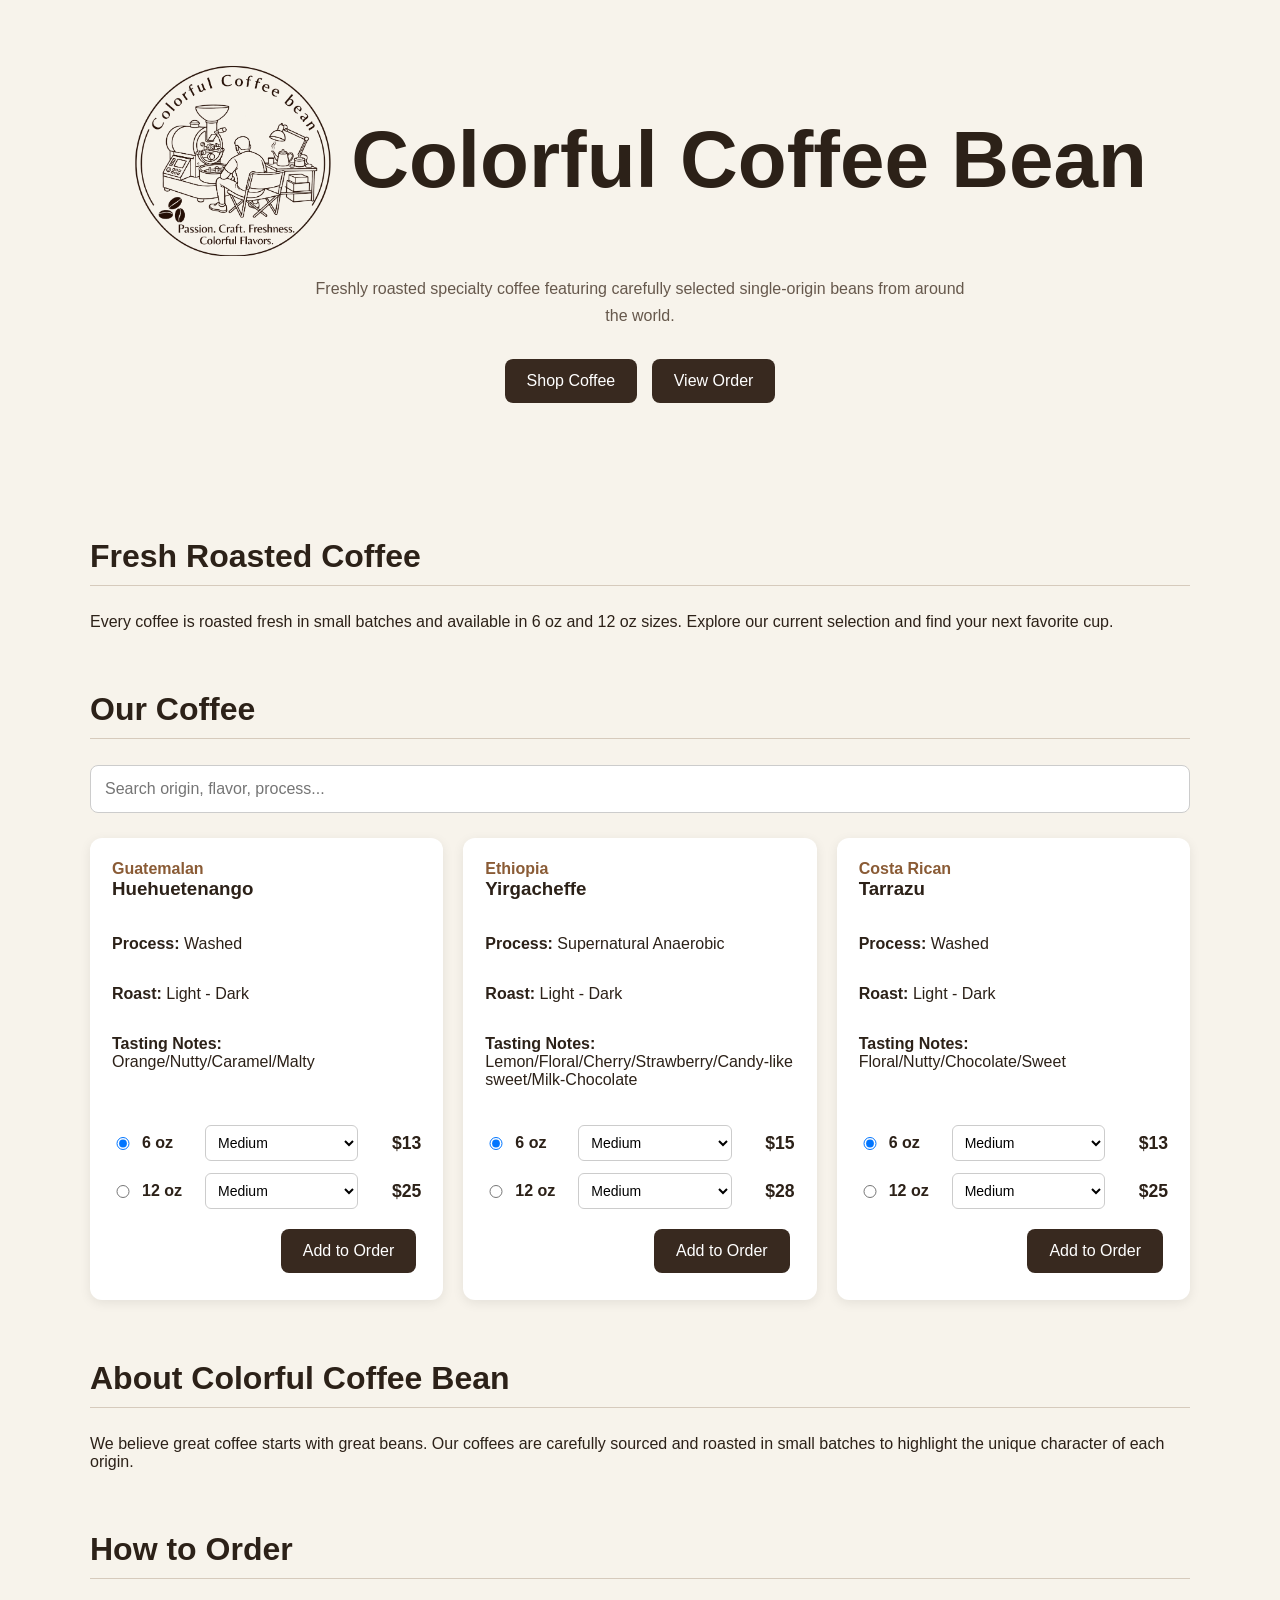
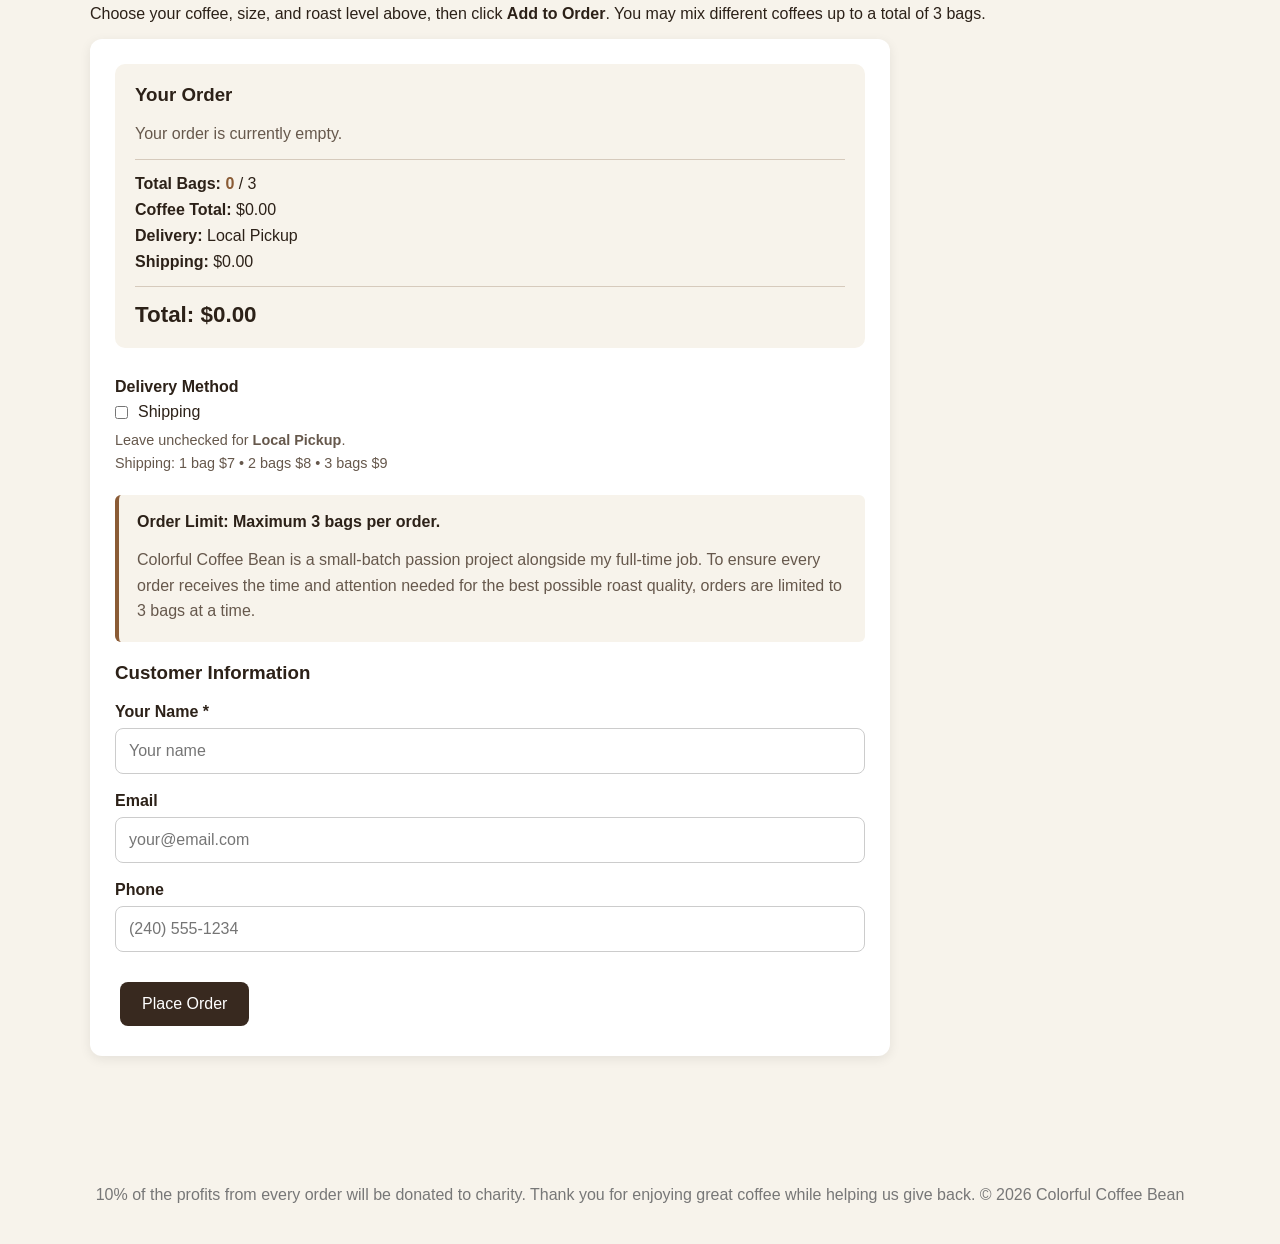
<file: index(2).html>
<!DOCTYPE html>
<html lang="en">

<head>

  <meta charset="UTF-8">

  <meta
    name="viewport"
    content="width=device-width, initial-scale=1.0"
  >

  <title>
    Colorful Coffee Bean | Specialty Coffee
  </title>


  <style>

    /* =========================================================
       BASIC PAGE STYLE
       ========================================================= */

    body {
      margin: 0;
      font-family: Arial, sans-serif;
      background: #f7f3eb;
      color: #2c2118;
    }


    .container {
      max-width: 1100px;
      margin: auto;
      padding: 30px 20px;
    }



    /* =========================================================
       HEADER
       ========================================================= */

    header {
      text-align: center;
      padding: 60px 20px 40px;
    }


    /* Logo + Business Name */

    .brand {
      display: flex;
      align-items: center;
      justify-content: center;
      gap: 18px;
      margin-bottom: 15px;
    }


    .brand-logo {
      width: 200px;
      height: 200px;
      object-fit: contain;
      flex-shrink: 0;
    }


    .brand h1 {
      font-size: 5rem;
      margin: 0;
    }


    header p {
      max-width: 650px;
      margin: auto;
      line-height: 1.7;
      color: #66584c;
    }



    /* =========================================================
       BUTTONS
       ========================================================= */

    .buttons {
      margin-top: 25px;
    }


    .button {
      display: inline-block;
      padding: 13px 22px;
      margin: 5px;

      background: #38291f;
      color: white;

      text-decoration: none;

      border: none;
      border-radius: 8px;

      cursor: pointer;
      font-size: 16px;
      font-family: Arial, sans-serif;
    }


    .button:hover {
      background: #594235;
    }



    /* =========================================================
       SECTIONS
       ========================================================= */

    section {
      margin: 60px 0;
    }


    h2 {
      font-size: 2rem;
      border-bottom: 1px solid #d6cabc;
      padding-bottom: 10px;
    }



    /* =========================================================
       SEARCH BOX
       ========================================================= */

    #search {
      width: 100%;
      box-sizing: border-box;

      padding: 14px;
      margin-bottom: 25px;

      font-size: 16px;

      border: 1px solid #ccc;
      border-radius: 8px;
    }



    /* =========================================================
       COFFEE GRID
       ========================================================= */

    .coffee-grid {
      display: grid;

      grid-template-columns:
        repeat(auto-fit, minmax(300px, 1fr));

      gap: 20px;
    }



    /* =========================================================
       COFFEE CARD
       ========================================================= */

    .coffee-card {
      display: flex;
      flex-direction: column;

      background: white;

      border-radius: 12px;

      padding: 22px;

      box-shadow:
        0 3px 12px rgba(0, 0, 0, 0.08);
    }


    .coffee-card h3 {
      margin-top: 0;
    }


    .origin {
      color: #8a5b35;
      font-weight: bold;
    }



    /* =========================================================
       COFFEE ORDER OPTIONS
       ========================================================= */

    .coffee-options {
      margin-top: auto;
      padding-top: 20px;
    }


    .coffee-option {
      display: grid;

      grid-template-columns:
        22px 55px 1fr 55px;

      align-items: center;

      gap: 8px;

      margin-bottom: 12px;
    }


    .coffee-option input[type="radio"] {
      width: auto;
      margin: 0;
      cursor: pointer;
    }


    .coffee-option label {
      font-weight: bold;
      cursor: pointer;
    }


    .coffee-option select {
      width: 100%;

      padding: 8px;

      border: 1px solid #ccc;
      border-radius: 6px;

      background: white;

      font-size: 14px;
    }


    .option-price {
      font-size: 1.1rem;
      font-weight: bold;
      text-align: right;
    }


    .card-order-button {
      text-align: right;
      margin-top: 15px;
    }



    /* =========================================================
       ORDER LIMIT MESSAGE
       ========================================================= */

    .order-limit {
      margin: 20px 0;

      padding: 18px;

      background: #f7f3eb;

      border-left: 4px solid #8a5b35;

      border-radius: 6px;
    }


    .order-limit p {
      margin-bottom: 0;

      line-height: 1.6;

      color: #66584c;
    }



    /* =========================================================
       ORDER SECTION
       ========================================================= */

    .order-form {
      max-width: 750px;

      background: white;

      padding: 25px;

      border-radius: 12px;

      box-shadow:
        0 3px 12px rgba(0, 0, 0, 0.08);
    }



    /* =========================================================
       SHOPPING CART
       ========================================================= */

    .order-summary {
      padding: 20px;

      background: #f7f3eb;

      border-radius: 10px;

      margin-bottom: 30px;
    }


    .order-summary h3 {
      margin-top: 0;
    }


    .cart-empty {
      color: #66584c;
    }


    .cart-item {
      background: white;

      padding: 15px;

      margin-bottom: 12px;

      border-radius: 8px;
    }


    .cart-item-title {
      font-size: 1.05rem;
      font-weight: bold;

      margin-bottom: 6px;
    }


    .cart-item-details {
      color: #66584c;
      line-height: 1.6;
    }


    .cart-item-bottom {
      display: flex;

      justify-content: space-between;
      align-items: center;

      margin-top: 10px;
    }


    .remove-button {
      background: none;

      border: none;

      color: #8a5b35;

      font-weight: bold;

      cursor: pointer;
    }


    .summary-line {
      margin: 8px 0;
    }


    .summary-divider {
      border-top: 1px solid #d6cabc;

      margin: 15px 0;
    }


    .bag-count {
      color: #8a5b35;
      font-weight: bold;
    }


    .total {
      margin-top: 15px;

      padding-top: 15px;

      border-top: 1px solid #d6cabc;

      font-size: 1.4rem;
      font-weight: bold;
    }



    /* =========================================================
       CUSTOMER INFORMATION
       ========================================================= */

    .form-group {
      margin-bottom: 18px;
    }


    .form-group label {
      display: block;

      font-weight: bold;

      margin-bottom: 7px;
    }


    .form-group input[type="text"],
    .form-group input[type="email"],
    .form-group input[type="tel"] {

      width: 100%;

      box-sizing: border-box;

      padding: 13px;

      font-size: 16px;

      border: 1px solid #ccc;
      border-radius: 8px;
    }



    /* =========================================================
       SHIPPING
       ========================================================= */

    .shipping-option {
      display: flex !important;

      align-items: center;

      gap: 10px;

      font-weight: normal !important;

      cursor: pointer;
    }


    .shipping-option input {
      width: auto;
      margin: 0;
    }


    .shipping-info {
      color: #66584c;

      font-size: 0.9rem;

      line-height: 1.6;

      margin-top: 8px;
    }



    /* =========================================================
       MOBILE
       ========================================================= */

    @media (max-width: 600px) {

      header {
        padding-top: 40px;
      }


      .brand {
        gap: 12px;
      }


      .brand-logo {
        width: 120px;
        height: 120px;
      }


      .brand h1 {
        font-size: 2rem;
      }


      .coffee-option {
        grid-template-columns:
          20px 48px 1fr 45px;

        gap: 5px;
      }


      .coffee-option select {
        font-size: 13px;
        padding: 7px;
      }


      .option-price {
        font-size: 1rem;
      }


      .order-button {
        width: 100%;
      }

    }



    /* =========================================================
       FOOTER
       ========================================================= */

    footer {
      text-align: center;

      padding: 40px;

      color: #777;
    }

  </style>

</head>



<body>


  <!-- =========================================================
       HEADER
       ========================================================= -->

  <header>

    <div class="brand">

      <img
        src="images/colorful-coffee-bean-logo.png"
        alt="Colorful Coffee Bean Logo"
        class="brand-logo"
      >

      <h1>
        Colorful Coffee Bean
      </h1>

    </div>


    <p>
      Freshly roasted specialty coffee featuring carefully
      selected single-origin beans from around the world.
    </p>


    <div class="buttons">

      <a
        class="button"
        href="#coffee"
      >
        Shop Coffee
      </a>


      <a
        class="button"
        href="#order"
      >
        View Order
      </a>

    </div>

  </header>



  <!-- =========================================================
       MAIN CONTENT
       ========================================================= -->

  <div class="container">



    <!-- =======================================================
         FRESH ROASTED COFFEE
         ======================================================= -->

    <section>

      <h2>
        Fresh Roasted Coffee
      </h2>


      <p>
        Every coffee is roasted fresh in small batches
        and available in 6 oz and 12 oz sizes.
        Explore our current selection and find your
        next favorite cup.
      </p>

    </section>



    <!-- =======================================================
         OUR COFFEE
         ======================================================= -->

    <section id="coffee">


      <h2>
        Our Coffee
      </h2>


      <!-- SEARCH -->

      <input
        type="text"
        id="search"
        placeholder="Search origin, flavor, process..."
        onkeyup="filterCoffee()"
      >



      <!-- COFFEE GRID -->

      <div
        class="coffee-grid"
        id="coffeeGrid"
      >



        <!-- ===================================================
             GUATEMALAN
             =================================================== -->

        <div class="coffee-card">

          <div class="origin">
            Guatemalan
          </div>


          <h3>
            Huehuetenango
          </h3>


          <p>
            <strong>Process:</strong>
            Washed
          </p>


          <p>
            <strong>Roast:</strong>
            Light - Dark
          </p>


          <p>
            <strong>Tasting Notes:</strong>
            <br>
            Orange/Nutty/Caramel/Malty
          </p>



          <!-- GUATEMALA ORDER OPTIONS -->

          <div class="coffee-options">


            <!-- 6 OZ -->

            <div class="coffee-option">

              <input
                type="radio"
                name="guatemala-size"
                id="guatemala-6"
                value="6"
                checked
              >

              <label for="guatemala-6">
                6 oz
              </label>


              <select id="guatemala-roast-6">

                <option value="Light">
                  Light
                </option>

                <option value="Medium-Light">
                  Medium-Light
                </option>

                <option value="Medium" selected>
                  Medium
                </option>

                <option value="Medium-Dark">
                  Medium-Dark
                </option>

                <option value="Dark">
                  Dark
                </option>

              </select>


              <span class="option-price">
                $13
              </span>

            </div>



            <!-- 12 OZ -->

            <div class="coffee-option">

              <input
                type="radio"
                name="guatemala-size"
                id="guatemala-12"
                value="12"
              >

              <label for="guatemala-12">
                12 oz
              </label>


              <select id="guatemala-roast-12">

                <option value="Light">
                  Light
                </option>

                <option value="Medium-Light">
                  Medium-Light
                </option>

                <option value="Medium" selected>
                  Medium
                </option>

                <option value="Medium-Dark">
                  Medium-Dark
                </option>

                <option value="Dark">
                  Dark
                </option>

              </select>


              <span class="option-price">
                $25
              </span>

            </div>



            <!-- ADD GUATEMALA -->

            <div class="card-order-button">

              <button
                type="button"
                class="button"
                onclick="addCoffeeToOrder('guatemala')"
              >
                Add to Order
              </button>

            </div>


          </div>

        </div>



        <!-- ===================================================
             ETHIOPIA
             =================================================== -->

        <div class="coffee-card">

          <div class="origin">
            Ethiopia
          </div>


          <h3>
            Yirgacheffe
          </h3>


          <p>
            <strong>Process:</strong>
            Supernatural Anaerobic
          </p>


          <p>
            <strong>Roast:</strong>
            Light - Dark
          </p>


          <p>
            <strong>Tasting Notes:</strong>
            <br>
            Lemon/Floral/Cherry/Strawberry/Candy-like sweet/Milk-Chocolate
          </p>



          <!-- ETHIOPIA ORDER OPTIONS -->

          <div class="coffee-options">


            <!-- 6 OZ -->

            <div class="coffee-option">

              <input
                type="radio"
                name="ethiopia-size"
                id="ethiopia-6"
                value="6"
                checked
              >

              <label for="ethiopia-6">
                6 oz
              </label>


              <select id="ethiopia-roast-6">

                <option value="Light">
                  Light
                </option>

                <option value="Medium-Light">
                  Medium-Light
                </option>

                <option value="Medium" selected>
                  Medium
                </option>

                <option value="Medium-Dark">
                  Medium-Dark
                </option>

                <option value="Dark">
                  Dark
                </option>

              </select>


              <span class="option-price">
                $15
              </span>

            </div>



            <!-- 12 OZ -->

            <div class="coffee-option">

              <input
                type="radio"
                name="ethiopia-size"
                id="ethiopia-12"
                value="12"
              >

              <label for="ethiopia-12">
                12 oz
              </label>


              <select id="ethiopia-roast-12">

                <option value="Light">
                  Light
                </option>

                <option value="Medium-Light">
                  Medium-Light
                </option>

                <option value="Medium" selected>
                  Medium
                </option>

                <option value="Medium-Dark">
                  Medium-Dark
                </option>

                <option value="Dark">
                  Dark
                </option>

              </select>


              <span class="option-price">
                $28
              </span>

            </div>



            <!-- ADD ETHIOPIA -->

            <div class="card-order-button">

              <button
                type="button"
                class="button"
                onclick="addCoffeeToOrder('ethiopia')"
              >
                Add to Order
              </button>

            </div>


          </div>

        </div>



        <!-- ===================================================
             COSTA RICA
             =================================================== -->

        <div class="coffee-card">

          <div class="origin">
            Costa Rican
          </div>


          <h3>
            Tarrazu
          </h3>


          <p>
            <strong>Process:</strong>
            Washed
          </p>


          <p>
            <strong>Roast:</strong>
            Light - Dark
          </p>


          <p>
            <strong>Tasting Notes:</strong>
            <br>
            Floral/Nutty/Chocolate/Sweet
          </p>



          <!-- COSTA RICA ORDER OPTIONS -->

          <div class="coffee-options">


            <!-- 6 OZ -->

            <div class="coffee-option">

              <input
                type="radio"
                name="costarica-size"
                id="costarica-6"
                value="6"
                checked
              >

              <label for="costarica-6">
                6 oz
              </label>


              <select id="costarica-roast-6">

                <option value="Light">
                  Light
                </option>

                <option value="Medium-Light">
                  Medium-Light
                </option>

                <option value="Medium" selected>
                  Medium
                </option>

                <option value="Medium-Dark">
                  Medium-Dark
                </option>

                <option value="Dark">
                  Dark
                </option>

              </select>


              <span class="option-price">
                $13
              </span>

            </div>



            <!-- 12 OZ -->

            <div class="coffee-option">

              <input
                type="radio"
                name="costarica-size"
                id="costarica-12"
                value="12"
              >

              <label for="costarica-12">
                12 oz
              </label>


              <select id="costarica-roast-12">

                <option value="Light">
                  Light
                </option>

                <option value="Medium-Light">
                  Medium-Light
                </option>

                <option value="Medium" selected>
                  Medium
                </option>

                <option value="Medium-Dark">
                  Medium-Dark
                </option>

                <option value="Dark">
                  Dark
                </option>

              </select>


              <span class="option-price">
                $25
              </span>

            </div>



            <!-- ADD COSTA RICA -->

            <div class="card-order-button">

              <button
                type="button"
                class="button"
                onclick="addCoffeeToOrder('costarica')"
              >
                Add to Order
              </button>

            </div>


          </div>

        </div>


      </div>

    </section>



    <!-- =======================================================
         ABOUT
         ======================================================= -->

    <section>

      <h2>
        About Colorful Coffee Bean
      </h2>


      <p>
        We believe great coffee starts with great beans.
        Our coffees are carefully sourced and roasted
        in small batches to highlight the unique character
        of each origin.
      </p>

    </section>



    <!-- =======================================================
         HOW TO ORDER
         ======================================================= -->

    <section id="order">


      <h2>
        How to Order
      </h2>


      <p>
        Choose your coffee, size, and roast level above,
        then click <strong>Add to Order</strong>.
        You may mix different coffees up to a total of 3 bags.
      </p>



      <div class="order-form">



        <!-- ===================================================
             YOUR ORDER / SHOPPING CART
             =================================================== -->

        <div class="order-summary">


          <h3>
            Your Order
          </h3>


          <div id="cartItems">

            <p class="cart-empty">
              Your order is currently empty.
            </p>

          </div>



          <div class="summary-divider"></div>



          <div class="summary-line">

            <strong>
              Total Bags:
            </strong>

            <span
              id="totalBags"
              class="bag-count"
            >
              0
            </span>

            / 3

          </div>



          <div class="summary-line">

            <strong>
              Coffee Total:
            </strong>

            $<span id="coffeeTotal">
              0.00
            </span>

          </div>



          <div class="summary-line">

            <strong>
              Delivery:
            </strong>

            <span id="deliveryMethod">
              Local Pickup
            </span>

          </div>



          <div class="summary-line">

            <strong>
              Shipping:
            </strong>

            <span id="shippingCost">
              $0.00
            </span>

          </div>



          <div class="total">

            Total:

            $<span id="grandTotal">
              0.00
            </span>

          </div>


        </div>



        <!-- ===================================================
             DELIVERY METHOD
             =================================================== -->

        <div class="form-group">

          <label>
            Delivery Method
          </label>


          <label class="shipping-option">

            <input
              type="checkbox"
              id="shippingCheckbox"
              onchange="toggleShippingAddress(); updateOrderSummary()"
            >

            Shipping

          </label>


          <p class="shipping-info">

            Leave unchecked for
            <strong>Local Pickup</strong>.

            <br>

            Shipping:
            1 bag $7 •
            2 bags $8 •
            3 bags $9

          </p>

        </div>


        <!-- SHIPPING ADDRESS: shown only when Shipping is selected -->
        <div id="shippingAddressFields" style="display: none;">

          <h3>Shipping Address</h3>

          <div class="form-group">
            <label for="addressLine1">Street Address *</label>
            <input type="text" id="addressLine1" placeholder="Street address">
          </div>

          <div class="form-group">
            <label for="addressLine2">Apartment / Unit</label>
            <input type="text" id="addressLine2" placeholder="Apartment, suite, unit (optional)">
          </div>

          <div class="form-group">
            <label for="shippingCity">City *</label>
            <input type="text" id="shippingCity" placeholder="City">
          </div>

          <div class="form-group">
            <label for="shippingState">State *</label>
            <input type="text" id="shippingState" placeholder="State">
          </div>

          <div class="form-group">
            <label for="shippingZip">ZIP Code *</label>
            <input type="text" id="shippingZip" placeholder="ZIP Code">
          </div>

        </div>



        <!-- ===================================================
             ORDER LIMIT
             =================================================== -->

        <div class="order-limit">

          <strong>
            Order Limit: Maximum 3 bags per order.
          </strong>


          <p>
            Colorful Coffee Bean is a small-batch passion project
            alongside my full-time job.

            To ensure every order receives the time and attention
            needed for the best possible roast quality,
            orders are limited to 3 bags at a time.
          </p>

        </div>



        <!-- ===================================================
             CUSTOMER INFORMATION
             =================================================== -->

        <h3>
          Customer Information
        </h3>



        <div class="form-group">

          <label for="customerName">
            Your Name *
          </label>


          <input
            type="text"
            id="customerName"
            placeholder="Your name"
          >

        </div>



        <div class="form-group">

          <label for="customerEmail">
            Email
          </label>


          <input
            type="email"
            id="customerEmail"
            placeholder="your@email.com"
          >

        </div>



        <div class="form-group">

          <label for="customerPhone">
            Phone
          </label>


          <input
            type="tel"
            id="customerPhone"
            placeholder="(240) 555-1234"
          >

        </div>



        <!-- ===================================================
             PLACE ORDER
             =================================================== -->

        <div class="buttons">

          <button
            type="button"
            class="button order-button"
            id="placeOrderButton"
            onclick="placeOrder()"
          >
            Place Order
          </button>

        </div>



      </div>

    </section>


  </div>



  <!-- =========================================================
       FOOTER
       ========================================================= -->

  <footer>
    10% of the profits from every order will be donated to charity. Thank you for enjoying great coffee while helping us give back.
    © 2026 Colorful Coffee Bean

  </footer>



  <!-- =========================================================
       JAVASCRIPT
       ========================================================= -->

  <script>

    /* =========================================================
       SUPABASE CONNECTION
       Replace ONLY the two values below.
       Use Project URL + Publishable key.
       NEVER put a service_role / secret key here.
       ========================================================= */

    const SUPABASE_URL = "YOUR_SUPABASE_PROJECT_URL";
    const SUPABASE_PUBLISHABLE_KEY = "YOUR_SUPABASE_PUBLISHABLE_KEY";



    /* =========================================================
       SHOPPING CART

       Every time someone clicks "Add to Order",
       one bag is added here.
       ========================================================= */

    let orderItems = [];



    /* =========================================================
       COFFEE INFORMATION

       This tells JavaScript:
       - Coffee name
       - 6 oz price
       - 12 oz price
       ========================================================= */

    const coffeeData = {

      guatemala: {
        name: "Guatemalan Huehuetenango",
        price6: 13,
        price12: 25
      },


      ethiopia: {
        name: "Ethiopia Yirgacheffe",
        price6: 15,
        price12: 28
      },


      costarica: {
        name: "Costa Rican Tarrazu",
        price6: 13,
        price12: 25
      }

    };



    /* =========================================================
       SEARCH COFFEE
       ========================================================= */

    function filterCoffee() {


      const input =
        document
          .getElementById("search")
          .value
          .toLowerCase();


      const cards =
        document
          .querySelectorAll(".coffee-card");


      cards.forEach(function(card) {


        const text =
          card
            .innerText
            .toLowerCase();


        if (text.includes(input)) {

          card.style.display = "flex";

        }

        else {

          card.style.display = "none";

        }


      });


    }



    /* =========================================================
       ADD COFFEE TO ORDER
       ========================================================= */

    function addCoffeeToOrder(coffeeId) {


      /* -----------------------------------------
         CHECK IF CART IS ALREADY FULL
         ----------------------------------------- */

      if (orderItems.length >= 3) {


        alert(
          "Your order is full!\n\n" +
          "Maximum order is 3 bags.\n" +
          "Please remove an item before adding another coffee."
        );


        return;

      }



      /* -----------------------------------------
         GET COFFEE INFORMATION
         ----------------------------------------- */

      const coffee =
        coffeeData[coffeeId];



      /* -----------------------------------------
         FIND SELECTED SIZE
         ----------------------------------------- */

      const selectedSize =
        document.querySelector(
          'input[name="' +
          coffeeId +
          '-size"]:checked'
        );


      if (!selectedSize) {

        alert(
          "Please select a coffee size."
        );

        return;

      }


      const size =
        selectedSize.value;



      /* -----------------------------------------
         FIND ROAST LEVEL

         The roast dropdown depends on which
         size radio button was selected.
         ----------------------------------------- */

      const roast =
        document
          .getElementById(
            coffeeId +
            "-roast-" +
            size
          )
          .value;



      /* -----------------------------------------
         FIND PRICE
         ----------------------------------------- */

      let price;


      if (size === "6") {

        price =
          coffee.price6;

      }

      else {

        price =
          coffee.price12;

      }



      /* -----------------------------------------
         CREATE ORDER ITEM
         ----------------------------------------- */

      const item = {

        productId: coffeeId,

        coffee: coffee.name,

        size: size,

        roast: roast,

        price: price

      };



      /* -----------------------------------------
         ADD ONE BAG TO CART
         ----------------------------------------- */

      orderItems.push(item);



      /* -----------------------------------------
         UPDATE CART DISPLAY
         ----------------------------------------- */

      updateOrderSummary();



      /* -----------------------------------------
         LET CUSTOMER KNOW IT WAS ADDED
         ----------------------------------------- */

      alert(
        coffee.name +
        "\n" +
        size +
        " oz • " +
        roast +
        "\n\n" +
        "Added to your order.\n\n" +
        "Total Bags: " +
        orderItems.length +
        " / 3"
      );


    }



    /* =========================================================
       REMOVE COFFEE FROM ORDER
       ========================================================= */

    function removeOrderItem(index) {


      orderItems.splice(
        index,
        1
      );


      updateOrderSummary();


    }



    /* =========================================================
       SHOW / HIDE SHIPPING ADDRESS
       ========================================================= */

    function toggleShippingAddress() {

      const shippingSelected =
        document.getElementById("shippingCheckbox").checked;

      document.getElementById("shippingAddressFields").style.display =
        shippingSelected ? "block" : "none";

    }



    /* =========================================================
       CALCULATE SHIPPING
       ========================================================= */

    function calculateShipping() {


      const shippingSelected =
        document
          .getElementById("shippingCheckbox")
          .checked;


      const totalBags =
        orderItems.length;



      /* -----------------------------------------
         LOCAL PICKUP
         ----------------------------------------- */

      if (!shippingSelected) {

        return 0;

      }



      /* -----------------------------------------
         1 BAG
         ----------------------------------------- */

      if (totalBags === 1) {

        return 7;

      }



      /* -----------------------------------------
         2 BAGS
         ----------------------------------------- */

      if (totalBags === 2) {

        return 8;

      }



      /* -----------------------------------------
         3 BAGS = FREE SHIPPING
         ----------------------------------------- */

      if (totalBags === 3) {

        return 9;

      }



      return 0;


    }



    /* =========================================================
       UPDATE ORDER SUMMARY
       ========================================================= */

    function updateOrderSummary() {


      const cartItems =
        document
          .getElementById("cartItems");


      cartItems.innerHTML = "";



      /* -----------------------------------------
         COFFEE TOTAL
         ----------------------------------------- */

      let coffeeTotal = 0;



      /* -----------------------------------------
         EMPTY CART
         ----------------------------------------- */

      if (orderItems.length === 0) {


        cartItems.innerHTML =

          '<p class="cart-empty">' +
          'Your order is currently empty.' +
          '</p>';


      }


      /* -----------------------------------------
         SHOW CART ITEMS
         ----------------------------------------- */

      else {


        orderItems.forEach(
          function(item, index) {


            coffeeTotal +=
              item.price;



            const itemDiv =
              document.createElement("div");


            itemDiv.className =
              "cart-item";



            itemDiv.innerHTML =

              '<div class="cart-item-title">' +

                (index + 1) +
                '. ' +
                item.coffee +

              '</div>' +


              '<div class="cart-item-details">' +

                item.size +
                ' oz • ' +
                item.roast +

              '</div>' +


              '<div class="cart-item-bottom">' +

                '<strong>' +

                  '$' +
                  item.price.toFixed(2) +

                '</strong>' +


                '<button ' +
                  'type="button" ' +
                  'class="remove-button" ' +
                  'onclick="removeOrderItem(' +
                  index +
                  ')">' +

                  'Remove' +

                '</button>' +

              '</div>';



            cartItems.appendChild(
              itemDiv
            );


          }
        );


      }



      /* -----------------------------------------
         SHIPPING
         ----------------------------------------- */

      const shippingSelected =
        document
          .getElementById("shippingCheckbox")
          .checked;


      const shippingCost =
        calculateShipping();



      /* -----------------------------------------
         GRAND TOTAL
         ----------------------------------------- */

      const grandTotal =
        coffeeTotal +
        shippingCost;



      /* -----------------------------------------
         DELIVERY TEXT
         ----------------------------------------- */

      let deliveryText =
        "Local Pickup";


      let shippingText =
        "$0.00";



      if (shippingSelected) {


        deliveryText =
          "Shipping";


        shippingText =
          "$" +
          shippingCost.toFixed(2);


      }



      /* -----------------------------------------
         UPDATE SCREEN
         ----------------------------------------- */

      document
        .getElementById("totalBags")
        .textContent =
          orderItems.length;


      document
        .getElementById("coffeeTotal")
        .textContent =
          coffeeTotal.toFixed(2);


      document
        .getElementById("deliveryMethod")
        .textContent =
          deliveryText;


      document
        .getElementById("shippingCost")
        .textContent =
          shippingText;


      document
        .getElementById("grandTotal")
        .textContent =
          grandTotal.toFixed(2);


    }



    /* =========================================================
       CUSTOMER INFORMATION
       ========================================================= */

    function getCustomerInfo() {


      const name =
        document
          .getElementById("customerName")
          .value
          .trim();


      const email =
        document
          .getElementById("customerEmail")
          .value
          .trim();


      const phone =
        document
          .getElementById("customerPhone")
          .value
          .trim();



      /* -----------------------------------------
         NAME REQUIRED
         ----------------------------------------- */

      if (name === "") {


        alert(
          "Please enter your name."
        );


        return null;


      }



      /* -----------------------------------------
         EMAIL OR PHONE REQUIRED
         ----------------------------------------- */

      if (
        email === "" &&
        phone === ""
      ) {


        alert(
          "Please enter your email or phone number."
        );


        return null;


      }



      /* -----------------------------------------
         ORDER REQUIRED
         ----------------------------------------- */

      if (orderItems.length === 0) {


        alert(
          "Please add at least one coffee to your order."
        );


        return null;


      }



      const shippingSelected =
        document.getElementById("shippingCheckbox").checked;

      let shippingAddress = null;

      if (shippingSelected) {

        const addressLine1 = document.getElementById("addressLine1").value.trim();
        const addressLine2 = document.getElementById("addressLine2").value.trim();
        const city = document.getElementById("shippingCity").value.trim();
        const state = document.getElementById("shippingState").value.trim();
        const postalCode = document.getElementById("shippingZip").value.trim();

        if (!addressLine1 || !city || !state || !postalCode) {
          alert("Please complete the required shipping address fields.");
          return null;
        }

        shippingAddress = {
          addressLine1: addressLine1,
          addressLine2: addressLine2,
          city: city,
          state: state,
          postalCode: postalCode
        };
      }

      return {

        name: name,

        email: email,

        phone: phone,

        shippingAddress: shippingAddress

      };


    }



    /* =========================================================
       CREATE ORDER MESSAGE
       ========================================================= */

    function createOrderMessage() {


      const customer =
        getCustomerInfo();


      if (!customer) {

        return null;

      }



      /* -----------------------------------------
         CREATE COFFEE LIST
         ----------------------------------------- */

      let orderDetails = "";


      let coffeeTotal = 0;



      orderItems.forEach(
        function(item, index) {


          coffeeTotal +=
            item.price;



          orderDetails +=

            "\n" +
            (index + 1) +
            ". " +
            item.coffee +

            "\nSize: " +
            item.size +
            " oz" +

            "\nRoast: " +
            item.roast +

            "\nPrice: $" +
            item.price.toFixed(2) +

            "\n";


        }
      );



      /* -----------------------------------------
         SHIPPING
         ----------------------------------------- */

      const shippingSelected =
        document
          .getElementById("shippingCheckbox")
          .checked;


      const shippingCost =
        calculateShipping();



      let deliveryText =
        "Local Pickup";


      let shippingText =
        "$0.00";



      if (shippingSelected) {


        deliveryText =
          "Shipping";


        shippingText =
          "$" +
          shippingCost.toFixed(2);


      }



      /* -----------------------------------------
         GRAND TOTAL
         ----------------------------------------- */

      const grandTotal =
        coffeeTotal +
        shippingCost;



      /* -----------------------------------------
         FINAL MESSAGE
         ----------------------------------------- */

      const message =

`Hello Colorful Coffee Bean!

I would like to place an order.

ORDER
${orderDetails}
Total Bags: ${orderItems.length}

Coffee Total: $${coffeeTotal.toFixed(2)}
Delivery Method: ${deliveryText}
Shipping: ${shippingText}

TOTAL: $${grandTotal.toFixed(2)}

CUSTOMER INFORMATION

Name: ${customer.name}
Email: ${customer.email || "Not provided"}
Phone: ${customer.phone || "Not provided"}

Thank you!`;



      return {

        message: message,

        customer: customer

      };


    }



    /* =========================================================
       PLACE ORDER WITH SUPABASE
       ========================================================= */

    async function placeOrder() {

      if (
        SUPABASE_URL.includes("YOUR_SUPABASE") ||
        SUPABASE_PUBLISHABLE_KEY.includes("YOUR_SUPABASE")
      ) {
        alert("Please add your Supabase Project URL and Publishable key to index.html first.");
        return;
      }

      const customer = getCustomerInfo();

      if (!customer) {
        return;
      }

      // The database requires an email for every order.
      if (!customer.email) {
        alert("Please enter your email address.");
        return;
      }

      const shippingSelected =
        document.getElementById("shippingCheckbox").checked;

      const address = customer.shippingAddress || {};

      const items = orderItems.map(function(item) {
        return {
          product_id: item.productId,
          size: item.size + "oz",
          roast: item.roast
        };
      });

      const payload = {
        p_customer_name: customer.name,
        p_email: customer.email,
        p_phone: customer.phone || "",
        p_fulfillment: shippingSelected ? "shipping" : "pickup",
        p_address_line1: address.addressLine1 || "",
        p_address_line2: address.addressLine2 || "",
        p_city: address.city || "",
        p_state: address.state || "",
        p_postal_code: address.postalCode || "",
        p_items: items
      };

      const button = document.getElementById("placeOrderButton");
      button.disabled = true;
      button.textContent = "Placing Order...";

      try {

        const response = await fetch(
          SUPABASE_URL + "/rest/v1/rpc/place_order",
          {
            method: "POST",
            headers: {
              "Content-Type": "application/json",
              "apikey": SUPABASE_PUBLISHABLE_KEY,
              "Authorization": "Bearer " + SUPABASE_PUBLISHABLE_KEY
            },
            body: JSON.stringify(payload)
          }
        );

        const result = await response.json();

        if (!response.ok) {

          const errorText =
            (result && (result.message || result.error_description || result.hint)) ||
            "Unable to place order.";

          if (errorText.includes("WEEKLY_CAPACITY_REACHED")) {
            alert(
              "Sorry, this week's roasting capacity has been reached.\n\n" +
              "Please check back next week."
            );
            return;
          }

          if (errorText.includes("EMAIL_REQUIRED")) {
            alert("Please enter your email address.");
            return;
          }

          if (errorText.includes("SHIPPING_ADDRESS_REQUIRED")) {
            alert("Please complete the required shipping address fields.");
            return;
          }

          throw new Error(errorText);
        }

        alert(
          "Order received!\n\n" +
          "Order Number: " + result.order_number + "\n" +
          "Bags: " + result.bags + "\n" +
          "Coffee: $" + Number(result.subtotal).toFixed(2) + "\n" +
          "Shipping: $" + Number(result.shipping).toFixed(2) + "\n" +
          "Total: $" + Number(result.total).toFixed(2) + "\n\n" +
          "Thank you!"
        );

        // Clear the cart only after Supabase confirms the order.
        orderItems = [];
        document.getElementById("shippingCheckbox").checked = false;
        toggleShippingAddress();
        updateOrderSummary();

      }
      catch (error) {

        console.error(error);

        alert(
          "Your order could not be submitted.\n\n" +
          "Please try again."
        );

      }
      finally {

        button.disabled = false;
        button.textContent = "Place Order";

      }
    }



    /* =========================================================
       SEND ORDER BY TEXT
       ========================================================= */

    function sendTextOrder() {


      const order =
        createOrderMessage();


      if (!order) {

        return;

      }



      const phoneNumber =
        "12404494657";


      const message =
        encodeURIComponent(
          order.message
        );


      window.location.href =

        "sms:" +
        phoneNumber +
        "?body=" +
        message;


    }



    /* =========================================================
       SEND ORDER BY EMAIL
       ========================================================= */

    function sendEmailOrder() {


      const order =
        createOrderMessage();


      if (!order) {

        return;

      }



      const email =
        "colorfulcb@gmail.com";


      const subject =
        encodeURIComponent(

          "Coffee Order - " +
          order.customer.name

        );


      const body =
        encodeURIComponent(
          order.message
        );


      window.location.href =

        "mailto:" +
        email +
        "?subject=" +
        subject +
        "&body=" +
        body;


    }



    /* =========================================================
       PAGE LOAD
       ========================================================= */

    document.addEventListener(

      "DOMContentLoaded",

      function() {

        updateOrderSummary();

      }

    );


  </script>


</body>

</html>
</file>
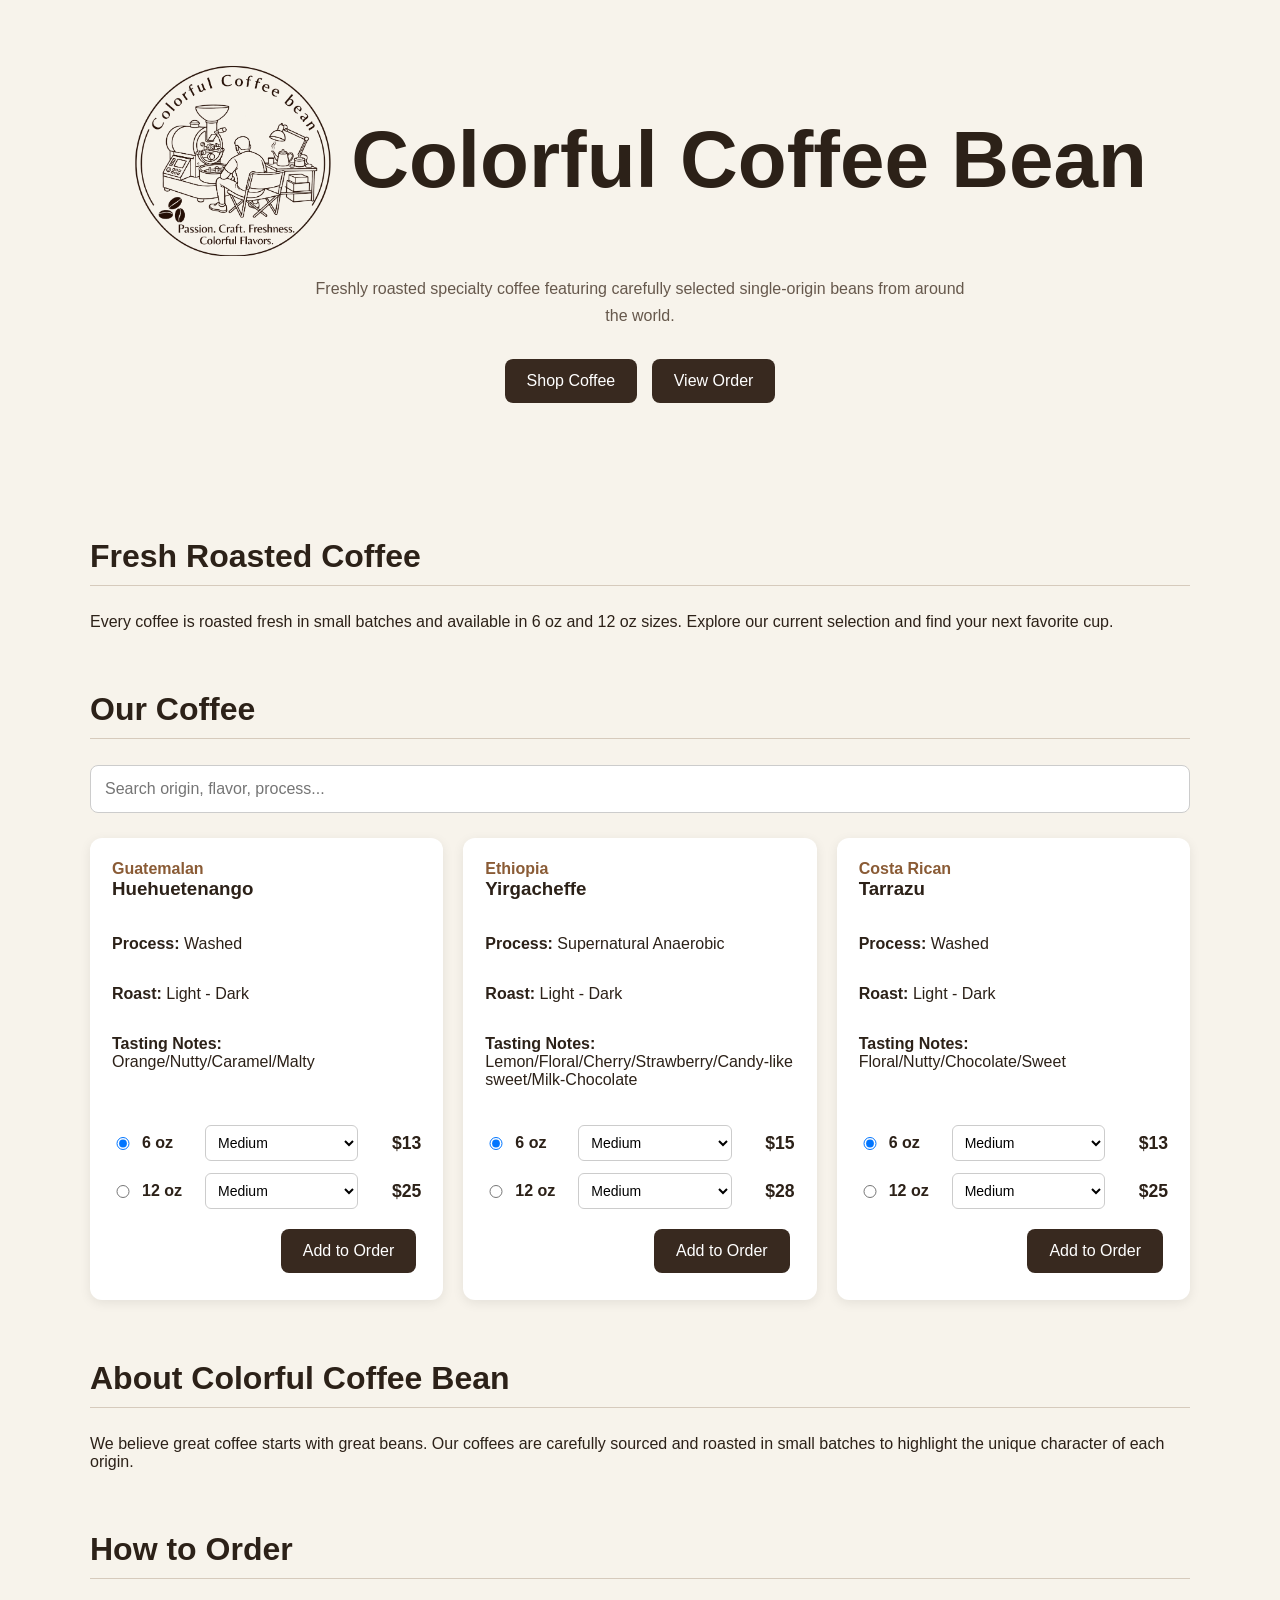
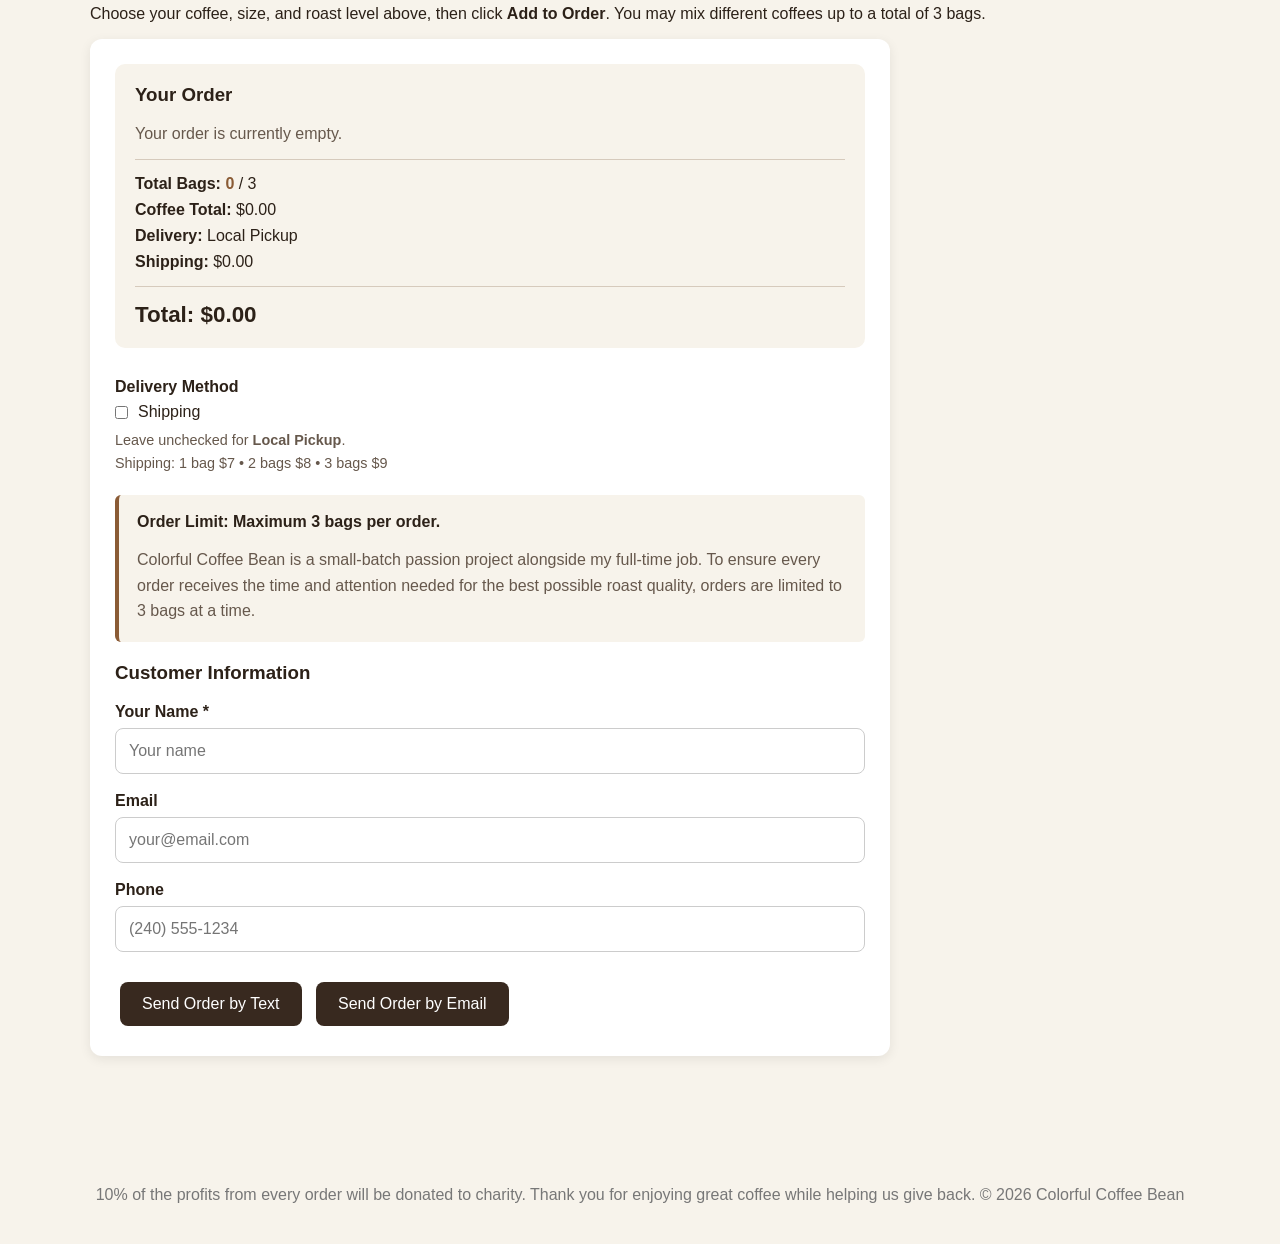
<file: index-with-shipping-address.html>
<!DOCTYPE html>
<html lang="en">

<head>

  <meta charset="UTF-8">

  <meta
    name="viewport"
    content="width=device-width, initial-scale=1.0"
  >

  <title>
    Colorful Coffee Bean | Specialty Coffee
  </title>


  <style>

    /* =========================================================
       BASIC PAGE STYLE
       ========================================================= */

    body {
      margin: 0;
      font-family: Arial, sans-serif;
      background: #f7f3eb;
      color: #2c2118;
    }


    .container {
      max-width: 1100px;
      margin: auto;
      padding: 30px 20px;
    }



    /* =========================================================
       HEADER
       ========================================================= */

    header {
      text-align: center;
      padding: 60px 20px 40px;
    }


    /* Logo + Business Name */

    .brand {
      display: flex;
      align-items: center;
      justify-content: center;
      gap: 18px;
      margin-bottom: 15px;
    }


    .brand-logo {
      width: 200px;
      height: 200px;
      object-fit: contain;
      flex-shrink: 0;
    }


    .brand h1 {
      font-size: 5rem;
      margin: 0;
    }


    header p {
      max-width: 650px;
      margin: auto;
      line-height: 1.7;
      color: #66584c;
    }



    /* =========================================================
       BUTTONS
       ========================================================= */

    .buttons {
      margin-top: 25px;
    }


    .button {
      display: inline-block;
      padding: 13px 22px;
      margin: 5px;

      background: #38291f;
      color: white;

      text-decoration: none;

      border: none;
      border-radius: 8px;

      cursor: pointer;
      font-size: 16px;
      font-family: Arial, sans-serif;
    }


    .button:hover {
      background: #594235;
    }



    /* =========================================================
       SECTIONS
       ========================================================= */

    section {
      margin: 60px 0;
    }


    h2 {
      font-size: 2rem;
      border-bottom: 1px solid #d6cabc;
      padding-bottom: 10px;
    }



    /* =========================================================
       SEARCH BOX
       ========================================================= */

    #search {
      width: 100%;
      box-sizing: border-box;

      padding: 14px;
      margin-bottom: 25px;

      font-size: 16px;

      border: 1px solid #ccc;
      border-radius: 8px;
    }



    /* =========================================================
       COFFEE GRID
       ========================================================= */

    .coffee-grid {
      display: grid;

      grid-template-columns:
        repeat(auto-fit, minmax(300px, 1fr));

      gap: 20px;
    }



    /* =========================================================
       COFFEE CARD
       ========================================================= */

    .coffee-card {
      display: flex;
      flex-direction: column;

      background: white;

      border-radius: 12px;

      padding: 22px;

      box-shadow:
        0 3px 12px rgba(0, 0, 0, 0.08);
    }


    .coffee-card h3 {
      margin-top: 0;
    }


    .origin {
      color: #8a5b35;
      font-weight: bold;
    }



    /* =========================================================
       COFFEE ORDER OPTIONS
       ========================================================= */

    .coffee-options {
      margin-top: auto;
      padding-top: 20px;
    }


    .coffee-option {
      display: grid;

      grid-template-columns:
        22px 55px 1fr 55px;

      align-items: center;

      gap: 8px;

      margin-bottom: 12px;
    }


    .coffee-option input[type="radio"] {
      width: auto;
      margin: 0;
      cursor: pointer;
    }


    .coffee-option label {
      font-weight: bold;
      cursor: pointer;
    }


    .coffee-option select {
      width: 100%;

      padding: 8px;

      border: 1px solid #ccc;
      border-radius: 6px;

      background: white;

      font-size: 14px;
    }


    .option-price {
      font-size: 1.1rem;
      font-weight: bold;
      text-align: right;
    }


    .card-order-button {
      text-align: right;
      margin-top: 15px;
    }



    /* =========================================================
       ORDER LIMIT MESSAGE
       ========================================================= */

    .order-limit {
      margin: 20px 0;

      padding: 18px;

      background: #f7f3eb;

      border-left: 4px solid #8a5b35;

      border-radius: 6px;
    }


    .order-limit p {
      margin-bottom: 0;

      line-height: 1.6;

      color: #66584c;
    }



    /* =========================================================
       ORDER SECTION
       ========================================================= */

    .order-form {
      max-width: 750px;

      background: white;

      padding: 25px;

      border-radius: 12px;

      box-shadow:
        0 3px 12px rgba(0, 0, 0, 0.08);
    }



    /* =========================================================
       SHOPPING CART
       ========================================================= */

    .order-summary {
      padding: 20px;

      background: #f7f3eb;

      border-radius: 10px;

      margin-bottom: 30px;
    }


    .order-summary h3 {
      margin-top: 0;
    }


    .cart-empty {
      color: #66584c;
    }


    .cart-item {
      background: white;

      padding: 15px;

      margin-bottom: 12px;

      border-radius: 8px;
    }


    .cart-item-title {
      font-size: 1.05rem;
      font-weight: bold;

      margin-bottom: 6px;
    }


    .cart-item-details {
      color: #66584c;
      line-height: 1.6;
    }


    .cart-item-bottom {
      display: flex;

      justify-content: space-between;
      align-items: center;

      margin-top: 10px;
    }


    .remove-button {
      background: none;

      border: none;

      color: #8a5b35;

      font-weight: bold;

      cursor: pointer;
    }


    .summary-line {
      margin: 8px 0;
    }


    .summary-divider {
      border-top: 1px solid #d6cabc;

      margin: 15px 0;
    }


    .bag-count {
      color: #8a5b35;
      font-weight: bold;
    }


    .total {
      margin-top: 15px;

      padding-top: 15px;

      border-top: 1px solid #d6cabc;

      font-size: 1.4rem;
      font-weight: bold;
    }



    /* =========================================================
       CUSTOMER INFORMATION
       ========================================================= */

    .form-group {
      margin-bottom: 18px;
    }


    .form-group label {
      display: block;

      font-weight: bold;

      margin-bottom: 7px;
    }


    .form-group input[type="text"],
    .form-group input[type="email"],
    .form-group input[type="tel"] {

      width: 100%;

      box-sizing: border-box;

      padding: 13px;

      font-size: 16px;

      border: 1px solid #ccc;
      border-radius: 8px;
    }



    /* =========================================================
       SHIPPING
       ========================================================= */

    .shipping-option {
      display: flex !important;

      align-items: center;

      gap: 10px;

      font-weight: normal !important;

      cursor: pointer;
    }


    .shipping-option input {
      width: auto;
      margin: 0;
    }


    .shipping-info {
      color: #66584c;

      font-size: 0.9rem;

      line-height: 1.6;

      margin-top: 8px;
    }



    /* =========================================================
       MOBILE
       ========================================================= */

    @media (max-width: 600px) {

      header {
        padding-top: 40px;
      }


      .brand {
        gap: 12px;
      }


      .brand-logo {
        width: 120px;
        height: 120px;
      }


      .brand h1 {
        font-size: 2rem;
      }


      .coffee-option {
        grid-template-columns:
          20px 48px 1fr 45px;

        gap: 5px;
      }


      .coffee-option select {
        font-size: 13px;
        padding: 7px;
      }


      .option-price {
        font-size: 1rem;
      }


      .order-button {
        width: 100%;
      }

    }



    /* =========================================================
       FOOTER
       ========================================================= */

    footer {
      text-align: center;

      padding: 40px;

      color: #777;
    }

  </style>

</head>



<body>


  <!-- =========================================================
       HEADER
       ========================================================= -->

  <header>

    <div class="brand">

      <img
        src="images/colorful-coffee-bean-logo.png"
        alt="Colorful Coffee Bean Logo"
        class="brand-logo"
      >

      <h1>
        Colorful Coffee Bean
      </h1>

    </div>


    <p>
      Freshly roasted specialty coffee featuring carefully
      selected single-origin beans from around the world.
    </p>


    <div class="buttons">

      <a
        class="button"
        href="#coffee"
      >
        Shop Coffee
      </a>


      <a
        class="button"
        href="#order"
      >
        View Order
      </a>

    </div>

  </header>



  <!-- =========================================================
       MAIN CONTENT
       ========================================================= -->

  <div class="container">



    <!-- =======================================================
         FRESH ROASTED COFFEE
         ======================================================= -->

    <section>

      <h2>
        Fresh Roasted Coffee
      </h2>


      <p>
        Every coffee is roasted fresh in small batches
        and available in 6 oz and 12 oz sizes.
        Explore our current selection and find your
        next favorite cup.
      </p>

    </section>



    <!-- =======================================================
         OUR COFFEE
         ======================================================= -->

    <section id="coffee">


      <h2>
        Our Coffee
      </h2>


      <!-- SEARCH -->

      <input
        type="text"
        id="search"
        placeholder="Search origin, flavor, process..."
        onkeyup="filterCoffee()"
      >



      <!-- COFFEE GRID -->

      <div
        class="coffee-grid"
        id="coffeeGrid"
      >



        <!-- ===================================================
             GUATEMALAN
             =================================================== -->

        <div class="coffee-card">

          <div class="origin">
            Guatemalan
          </div>


          <h3>
            Huehuetenango
          </h3>


          <p>
            <strong>Process:</strong>
            Washed
          </p>


          <p>
            <strong>Roast:</strong>
            Light - Dark
          </p>


          <p>
            <strong>Tasting Notes:</strong>
            <br>
            Orange/Nutty/Caramel/Malty
          </p>



          <!-- GUATEMALA ORDER OPTIONS -->

          <div class="coffee-options">


            <!-- 6 OZ -->

            <div class="coffee-option">

              <input
                type="radio"
                name="guatemala-size"
                id="guatemala-6"
                value="6"
                checked
              >

              <label for="guatemala-6">
                6 oz
              </label>


              <select id="guatemala-roast-6">

                <option value="Light">
                  Light
                </option>

                <option value="Medium-Light">
                  Medium-Light
                </option>

                <option value="Medium" selected>
                  Medium
                </option>

                <option value="Medium-Dark">
                  Medium-Dark
                </option>

                <option value="Dark">
                  Dark
                </option>

              </select>


              <span class="option-price">
                $13
              </span>

            </div>



            <!-- 12 OZ -->

            <div class="coffee-option">

              <input
                type="radio"
                name="guatemala-size"
                id="guatemala-12"
                value="12"
              >

              <label for="guatemala-12">
                12 oz
              </label>


              <select id="guatemala-roast-12">

                <option value="Light">
                  Light
                </option>

                <option value="Medium-Light">
                  Medium-Light
                </option>

                <option value="Medium" selected>
                  Medium
                </option>

                <option value="Medium-Dark">
                  Medium-Dark
                </option>

                <option value="Dark">
                  Dark
                </option>

              </select>


              <span class="option-price">
                $25
              </span>

            </div>



            <!-- ADD GUATEMALA -->

            <div class="card-order-button">

              <button
                type="button"
                class="button"
                onclick="addCoffeeToOrder('guatemala')"
              >
                Add to Order
              </button>

            </div>


          </div>

        </div>



        <!-- ===================================================
             ETHIOPIA
             =================================================== -->

        <div class="coffee-card">

          <div class="origin">
            Ethiopia
          </div>


          <h3>
            Yirgacheffe
          </h3>


          <p>
            <strong>Process:</strong>
            Supernatural Anaerobic
          </p>


          <p>
            <strong>Roast:</strong>
            Light - Dark
          </p>


          <p>
            <strong>Tasting Notes:</strong>
            <br>
            Lemon/Floral/Cherry/Strawberry/Candy-like sweet/Milk-Chocolate
          </p>



          <!-- ETHIOPIA ORDER OPTIONS -->

          <div class="coffee-options">


            <!-- 6 OZ -->

            <div class="coffee-option">

              <input
                type="radio"
                name="ethiopia-size"
                id="ethiopia-6"
                value="6"
                checked
              >

              <label for="ethiopia-6">
                6 oz
              </label>


              <select id="ethiopia-roast-6">

                <option value="Light">
                  Light
                </option>

                <option value="Medium-Light">
                  Medium-Light
                </option>

                <option value="Medium" selected>
                  Medium
                </option>

                <option value="Medium-Dark">
                  Medium-Dark
                </option>

                <option value="Dark">
                  Dark
                </option>

              </select>


              <span class="option-price">
                $15
              </span>

            </div>



            <!-- 12 OZ -->

            <div class="coffee-option">

              <input
                type="radio"
                name="ethiopia-size"
                id="ethiopia-12"
                value="12"
              >

              <label for="ethiopia-12">
                12 oz
              </label>


              <select id="ethiopia-roast-12">

                <option value="Light">
                  Light
                </option>

                <option value="Medium-Light">
                  Medium-Light
                </option>

                <option value="Medium" selected>
                  Medium
                </option>

                <option value="Medium-Dark">
                  Medium-Dark
                </option>

                <option value="Dark">
                  Dark
                </option>

              </select>


              <span class="option-price">
                $28
              </span>

            </div>



            <!-- ADD ETHIOPIA -->

            <div class="card-order-button">

              <button
                type="button"
                class="button"
                onclick="addCoffeeToOrder('ethiopia')"
              >
                Add to Order
              </button>

            </div>


          </div>

        </div>



        <!-- ===================================================
             COSTA RICA
             =================================================== -->

        <div class="coffee-card">

          <div class="origin">
            Costa Rican
          </div>


          <h3>
            Tarrazu
          </h3>


          <p>
            <strong>Process:</strong>
            Washed
          </p>


          <p>
            <strong>Roast:</strong>
            Light - Dark
          </p>


          <p>
            <strong>Tasting Notes:</strong>
            <br>
            Floral/Nutty/Chocolate/Sweet
          </p>



          <!-- COSTA RICA ORDER OPTIONS -->

          <div class="coffee-options">


            <!-- 6 OZ -->

            <div class="coffee-option">

              <input
                type="radio"
                name="costarica-size"
                id="costarica-6"
                value="6"
                checked
              >

              <label for="costarica-6">
                6 oz
              </label>


              <select id="costarica-roast-6">

                <option value="Light">
                  Light
                </option>

                <option value="Medium-Light">
                  Medium-Light
                </option>

                <option value="Medium" selected>
                  Medium
                </option>

                <option value="Medium-Dark">
                  Medium-Dark
                </option>

                <option value="Dark">
                  Dark
                </option>

              </select>


              <span class="option-price">
                $13
              </span>

            </div>



            <!-- 12 OZ -->

            <div class="coffee-option">

              <input
                type="radio"
                name="costarica-size"
                id="costarica-12"
                value="12"
              >

              <label for="costarica-12">
                12 oz
              </label>


              <select id="costarica-roast-12">

                <option value="Light">
                  Light
                </option>

                <option value="Medium-Light">
                  Medium-Light
                </option>

                <option value="Medium" selected>
                  Medium
                </option>

                <option value="Medium-Dark">
                  Medium-Dark
                </option>

                <option value="Dark">
                  Dark
                </option>

              </select>


              <span class="option-price">
                $25
              </span>

            </div>



            <!-- ADD COSTA RICA -->

            <div class="card-order-button">

              <button
                type="button"
                class="button"
                onclick="addCoffeeToOrder('costarica')"
              >
                Add to Order
              </button>

            </div>


          </div>

        </div>


      </div>

    </section>



    <!-- =======================================================
         ABOUT
         ======================================================= -->

    <section>

      <h2>
        About Colorful Coffee Bean
      </h2>


      <p>
        We believe great coffee starts with great beans.
        Our coffees are carefully sourced and roasted
        in small batches to highlight the unique character
        of each origin.
      </p>

    </section>



    <!-- =======================================================
         HOW TO ORDER
         ======================================================= -->

    <section id="order">


      <h2>
        How to Order
      </h2>


      <p>
        Choose your coffee, size, and roast level above,
        then click <strong>Add to Order</strong>.
        You may mix different coffees up to a total of 3 bags.
      </p>



      <div class="order-form">



        <!-- ===================================================
             YOUR ORDER / SHOPPING CART
             =================================================== -->

        <div class="order-summary">


          <h3>
            Your Order
          </h3>


          <div id="cartItems">

            <p class="cart-empty">
              Your order is currently empty.
            </p>

          </div>



          <div class="summary-divider"></div>



          <div class="summary-line">

            <strong>
              Total Bags:
            </strong>

            <span
              id="totalBags"
              class="bag-count"
            >
              0
            </span>

            / 3

          </div>



          <div class="summary-line">

            <strong>
              Coffee Total:
            </strong>

            $<span id="coffeeTotal">
              0.00
            </span>

          </div>



          <div class="summary-line">

            <strong>
              Delivery:
            </strong>

            <span id="deliveryMethod">
              Local Pickup
            </span>

          </div>



          <div class="summary-line">

            <strong>
              Shipping:
            </strong>

            <span id="shippingCost">
              $0.00
            </span>

          </div>



          <div class="total">

            Total:

            $<span id="grandTotal">
              0.00
            </span>

          </div>


        </div>



        <!-- ===================================================
             DELIVERY METHOD
             =================================================== -->

        <div class="form-group">

          <label>
            Delivery Method
          </label>


          <label class="shipping-option">

            <input
              type="checkbox"
              id="shippingCheckbox"
              onchange="toggleShippingAddress(); updateOrderSummary()"
            >

            Shipping

          </label>


          <p class="shipping-info">

            Leave unchecked for
            <strong>Local Pickup</strong>.

            <br>

            Shipping:
            1 bag $7 •
            2 bags $8 •
            3 bags $9

          </p>

        </div>


        <!-- SHIPPING ADDRESS: shown only when Shipping is selected -->
        <div id="shippingAddressFields" style="display: none;">

          <h3>Shipping Address</h3>

          <div class="form-group">
            <label for="addressLine1">Street Address *</label>
            <input type="text" id="addressLine1" placeholder="Street address">
          </div>

          <div class="form-group">
            <label for="addressLine2">Apartment / Unit</label>
            <input type="text" id="addressLine2" placeholder="Apartment, suite, unit (optional)">
          </div>

          <div class="form-group">
            <label for="shippingCity">City *</label>
            <input type="text" id="shippingCity" placeholder="City">
          </div>

          <div class="form-group">
            <label for="shippingState">State *</label>
            <input type="text" id="shippingState" placeholder="State">
          </div>

          <div class="form-group">
            <label for="shippingZip">ZIP Code *</label>
            <input type="text" id="shippingZip" placeholder="ZIP Code">
          </div>

        </div>



        <!-- ===================================================
             ORDER LIMIT
             =================================================== -->

        <div class="order-limit">

          <strong>
            Order Limit: Maximum 3 bags per order.
          </strong>


          <p>
            Colorful Coffee Bean is a small-batch passion project
            alongside my full-time job.

            To ensure every order receives the time and attention
            needed for the best possible roast quality,
            orders are limited to 3 bags at a time.
          </p>

        </div>



        <!-- ===================================================
             CUSTOMER INFORMATION
             =================================================== -->

        <h3>
          Customer Information
        </h3>



        <div class="form-group">

          <label for="customerName">
            Your Name *
          </label>


          <input
            type="text"
            id="customerName"
            placeholder="Your name"
          >

        </div>



        <div class="form-group">

          <label for="customerEmail">
            Email
          </label>


          <input
            type="email"
            id="customerEmail"
            placeholder="your@email.com"
          >

        </div>



        <div class="form-group">

          <label for="customerPhone">
            Phone
          </label>


          <input
            type="tel"
            id="customerPhone"
            placeholder="(240) 555-1234"
          >

        </div>



        <!-- ===================================================
             SEND ORDER BUTTONS
             =================================================== -->

        <div class="buttons">


          <button
            type="button"
            class="button order-button"
            onclick="sendTextOrder()"
          >
            Send Order by Text
          </button>


          <button
            type="button"
            class="button order-button"
            onclick="sendEmailOrder()"
          >
            Send Order by Email
          </button>


        </div>


      </div>

    </section>


  </div>



  <!-- =========================================================
       FOOTER
       ========================================================= -->

  <footer>
    10% of the profits from every order will be donated to charity. Thank you for enjoying great coffee while helping us give back.
    © 2026 Colorful Coffee Bean

  </footer>



  <!-- =========================================================
       JAVASCRIPT
       ========================================================= -->

  <script>


    /* =========================================================
       SHOPPING CART

       Every time someone clicks "Add to Order",
       one bag is added here.
       ========================================================= */

    let orderItems = [];



    /* =========================================================
       COFFEE INFORMATION

       This tells JavaScript:
       - Coffee name
       - 6 oz price
       - 12 oz price
       ========================================================= */

    const coffeeData = {

      guatemala: {
        name: "Guatemalan Huehuetenango",
        price6: 13,
        price12: 25
      },


      ethiopia: {
        name: "Ethiopia Yirgacheffe",
        price6: 15,
        price12: 28
      },


      costarica: {
        name: "Costa Rican Tarrazu",
        price6: 13,
        price12: 25
      }

    };



    /* =========================================================
       SEARCH COFFEE
       ========================================================= */

    function filterCoffee() {


      const input =
        document
          .getElementById("search")
          .value
          .toLowerCase();


      const cards =
        document
          .querySelectorAll(".coffee-card");


      cards.forEach(function(card) {


        const text =
          card
            .innerText
            .toLowerCase();


        if (text.includes(input)) {

          card.style.display = "flex";

        }

        else {

          card.style.display = "none";

        }


      });


    }



    /* =========================================================
       ADD COFFEE TO ORDER
       ========================================================= */

    function addCoffeeToOrder(coffeeId) {


      /* -----------------------------------------
         CHECK IF CART IS ALREADY FULL
         ----------------------------------------- */

      if (orderItems.length >= 3) {


        alert(
          "Your order is full!\n\n" +
          "Maximum order is 3 bags.\n" +
          "Please remove an item before adding another coffee."
        );


        return;

      }



      /* -----------------------------------------
         GET COFFEE INFORMATION
         ----------------------------------------- */

      const coffee =
        coffeeData[coffeeId];



      /* -----------------------------------------
         FIND SELECTED SIZE
         ----------------------------------------- */

      const selectedSize =
        document.querySelector(
          'input[name="' +
          coffeeId +
          '-size"]:checked'
        );


      if (!selectedSize) {

        alert(
          "Please select a coffee size."
        );

        return;

      }


      const size =
        selectedSize.value;



      /* -----------------------------------------
         FIND ROAST LEVEL

         The roast dropdown depends on which
         size radio button was selected.
         ----------------------------------------- */

      const roast =
        document
          .getElementById(
            coffeeId +
            "-roast-" +
            size
          )
          .value;



      /* -----------------------------------------
         FIND PRICE
         ----------------------------------------- */

      let price;


      if (size === "6") {

        price =
          coffee.price6;

      }

      else {

        price =
          coffee.price12;

      }



      /* -----------------------------------------
         CREATE ORDER ITEM
         ----------------------------------------- */

      const item = {

        coffee: coffee.name,

        size: size,

        roast: roast,

        price: price

      };



      /* -----------------------------------------
         ADD ONE BAG TO CART
         ----------------------------------------- */

      orderItems.push(item);



      /* -----------------------------------------
         UPDATE CART DISPLAY
         ----------------------------------------- */

      updateOrderSummary();



      /* -----------------------------------------
         LET CUSTOMER KNOW IT WAS ADDED
         ----------------------------------------- */

      alert(
        coffee.name +
        "\n" +
        size +
        " oz • " +
        roast +
        "\n\n" +
        "Added to your order.\n\n" +
        "Total Bags: " +
        orderItems.length +
        " / 3"
      );


    }



    /* =========================================================
       REMOVE COFFEE FROM ORDER
       ========================================================= */

    function removeOrderItem(index) {


      orderItems.splice(
        index,
        1
      );


      updateOrderSummary();


    }



    /* =========================================================
       SHOW / HIDE SHIPPING ADDRESS
       ========================================================= */

    function toggleShippingAddress() {

      const shippingSelected =
        document.getElementById("shippingCheckbox").checked;

      document.getElementById("shippingAddressFields").style.display =
        shippingSelected ? "block" : "none";

    }



    /* =========================================================
       CALCULATE SHIPPING
       ========================================================= */

    function calculateShipping() {


      const shippingSelected =
        document
          .getElementById("shippingCheckbox")
          .checked;


      const totalBags =
        orderItems.length;



      /* -----------------------------------------
         LOCAL PICKUP
         ----------------------------------------- */

      if (!shippingSelected) {

        return 0;

      }



      /* -----------------------------------------
         1 BAG
         ----------------------------------------- */

      if (totalBags === 1) {

        return 7;

      }



      /* -----------------------------------------
         2 BAGS
         ----------------------------------------- */

      if (totalBags === 2) {

        return 8;

      }



      /* -----------------------------------------
         3 BAGS = FREE SHIPPING
         ----------------------------------------- */

      if (totalBags === 3) {

        return 9;

      }



      return 0;


    }



    /* =========================================================
       UPDATE ORDER SUMMARY
       ========================================================= */

    function updateOrderSummary() {


      const cartItems =
        document
          .getElementById("cartItems");


      cartItems.innerHTML = "";



      /* -----------------------------------------
         COFFEE TOTAL
         ----------------------------------------- */

      let coffeeTotal = 0;



      /* -----------------------------------------
         EMPTY CART
         ----------------------------------------- */

      if (orderItems.length === 0) {


        cartItems.innerHTML =

          '<p class="cart-empty">' +
          'Your order is currently empty.' +
          '</p>';


      }


      /* -----------------------------------------
         SHOW CART ITEMS
         ----------------------------------------- */

      else {


        orderItems.forEach(
          function(item, index) {


            coffeeTotal +=
              item.price;



            const itemDiv =
              document.createElement("div");


            itemDiv.className =
              "cart-item";



            itemDiv.innerHTML =

              '<div class="cart-item-title">' +

                (index + 1) +
                '. ' +
                item.coffee +

              '</div>' +


              '<div class="cart-item-details">' +

                item.size +
                ' oz • ' +
                item.roast +

              '</div>' +


              '<div class="cart-item-bottom">' +

                '<strong>' +

                  '$' +
                  item.price.toFixed(2) +

                '</strong>' +


                '<button ' +
                  'type="button" ' +
                  'class="remove-button" ' +
                  'onclick="removeOrderItem(' +
                  index +
                  ')">' +

                  'Remove' +

                '</button>' +

              '</div>';



            cartItems.appendChild(
              itemDiv
            );


          }
        );


      }



      /* -----------------------------------------
         SHIPPING
         ----------------------------------------- */

      const shippingSelected =
        document
          .getElementById("shippingCheckbox")
          .checked;


      const shippingCost =
        calculateShipping();



      /* -----------------------------------------
         GRAND TOTAL
         ----------------------------------------- */

      const grandTotal =
        coffeeTotal +
        shippingCost;



      /* -----------------------------------------
         DELIVERY TEXT
         ----------------------------------------- */

      let deliveryText =
        "Local Pickup";


      let shippingText =
        "$0.00";



      if (shippingSelected) {


        deliveryText =
          "Shipping";


        shippingText =
          "$" +
          shippingCost.toFixed(2);


      }



      /* -----------------------------------------
         UPDATE SCREEN
         ----------------------------------------- */

      document
        .getElementById("totalBags")
        .textContent =
          orderItems.length;


      document
        .getElementById("coffeeTotal")
        .textContent =
          coffeeTotal.toFixed(2);


      document
        .getElementById("deliveryMethod")
        .textContent =
          deliveryText;


      document
        .getElementById("shippingCost")
        .textContent =
          shippingText;


      document
        .getElementById("grandTotal")
        .textContent =
          grandTotal.toFixed(2);


    }



    /* =========================================================
       CUSTOMER INFORMATION
       ========================================================= */

    function getCustomerInfo() {


      const name =
        document
          .getElementById("customerName")
          .value
          .trim();


      const email =
        document
          .getElementById("customerEmail")
          .value
          .trim();


      const phone =
        document
          .getElementById("customerPhone")
          .value
          .trim();



      /* -----------------------------------------
         NAME REQUIRED
         ----------------------------------------- */

      if (name === "") {


        alert(
          "Please enter your name."
        );


        return null;


      }



      /* -----------------------------------------
         EMAIL OR PHONE REQUIRED
         ----------------------------------------- */

      if (
        email === "" &&
        phone === ""
      ) {


        alert(
          "Please enter your email or phone number."
        );


        return null;


      }



      /* -----------------------------------------
         ORDER REQUIRED
         ----------------------------------------- */

      if (orderItems.length === 0) {


        alert(
          "Please add at least one coffee to your order."
        );


        return null;


      }



      const shippingSelected =
        document.getElementById("shippingCheckbox").checked;

      let shippingAddress = null;

      if (shippingSelected) {

        const addressLine1 = document.getElementById("addressLine1").value.trim();
        const addressLine2 = document.getElementById("addressLine2").value.trim();
        const city = document.getElementById("shippingCity").value.trim();
        const state = document.getElementById("shippingState").value.trim();
        const postalCode = document.getElementById("shippingZip").value.trim();

        if (!addressLine1 || !city || !state || !postalCode) {
          alert("Please complete the required shipping address fields.");
          return null;
        }

        shippingAddress = {
          addressLine1: addressLine1,
          addressLine2: addressLine2,
          city: city,
          state: state,
          postalCode: postalCode
        };
      }

      return {

        name: name,

        email: email,

        phone: phone,

        shippingAddress: shippingAddress

      };


    }



    /* =========================================================
       CREATE ORDER MESSAGE
       ========================================================= */

    function createOrderMessage() {


      const customer =
        getCustomerInfo();


      if (!customer) {

        return null;

      }



      /* -----------------------------------------
         CREATE COFFEE LIST
         ----------------------------------------- */

      let orderDetails = "";


      let coffeeTotal = 0;



      orderItems.forEach(
        function(item, index) {


          coffeeTotal +=
            item.price;



          orderDetails +=

            "\n" +
            (index + 1) +
            ". " +
            item.coffee +

            "\nSize: " +
            item.size +
            " oz" +

            "\nRoast: " +
            item.roast +

            "\nPrice: $" +
            item.price.toFixed(2) +

            "\n";


        }
      );



      /* -----------------------------------------
         SHIPPING
         ----------------------------------------- */

      const shippingSelected =
        document
          .getElementById("shippingCheckbox")
          .checked;


      const shippingCost =
        calculateShipping();



      let deliveryText =
        "Local Pickup";


      let shippingText =
        "$0.00";



      if (shippingSelected) {


        deliveryText =
          "Shipping";


        shippingText =
          "$" +
          shippingCost.toFixed(2);


      }



      /* -----------------------------------------
         GRAND TOTAL
         ----------------------------------------- */

      const grandTotal =
        coffeeTotal +
        shippingCost;



      /* -----------------------------------------
         FINAL MESSAGE
         ----------------------------------------- */

      const message =

`Hello Colorful Coffee Bean!

I would like to place an order.

ORDER
${orderDetails}
Total Bags: ${orderItems.length}

Coffee Total: $${coffeeTotal.toFixed(2)}
Delivery Method: ${deliveryText}
Shipping: ${shippingText}

TOTAL: $${grandTotal.toFixed(2)}

CUSTOMER INFORMATION

Name: ${customer.name}
Email: ${customer.email || "Not provided"}
Phone: ${customer.phone || "Not provided"}

Thank you!`;



      return {

        message: message,

        customer: customer

      };


    }



    /* =========================================================
       SEND ORDER BY TEXT
       ========================================================= */

    function sendTextOrder() {


      const order =
        createOrderMessage();


      if (!order) {

        return;

      }



      const phoneNumber =
        "12404494657";


      const message =
        encodeURIComponent(
          order.message
        );


      window.location.href =

        "sms:" +
        phoneNumber +
        "?body=" +
        message;


    }



    /* =========================================================
       SEND ORDER BY EMAIL
       ========================================================= */

    function sendEmailOrder() {


      const order =
        createOrderMessage();


      if (!order) {

        return;

      }



      const email =
        "colorfulcb@gmail.com";


      const subject =
        encodeURIComponent(

          "Coffee Order - " +
          order.customer.name

        );


      const body =
        encodeURIComponent(
          order.message
        );


      window.location.href =

        "mailto:" +
        email +
        "?subject=" +
        subject +
        "&body=" +
        body;


    }



    /* =========================================================
       PAGE LOAD
       ========================================================= */

    document.addEventListener(

      "DOMContentLoaded",

      function() {

        updateOrderSummary();

      }

    );


  </script>


</body>

</html>
</file>
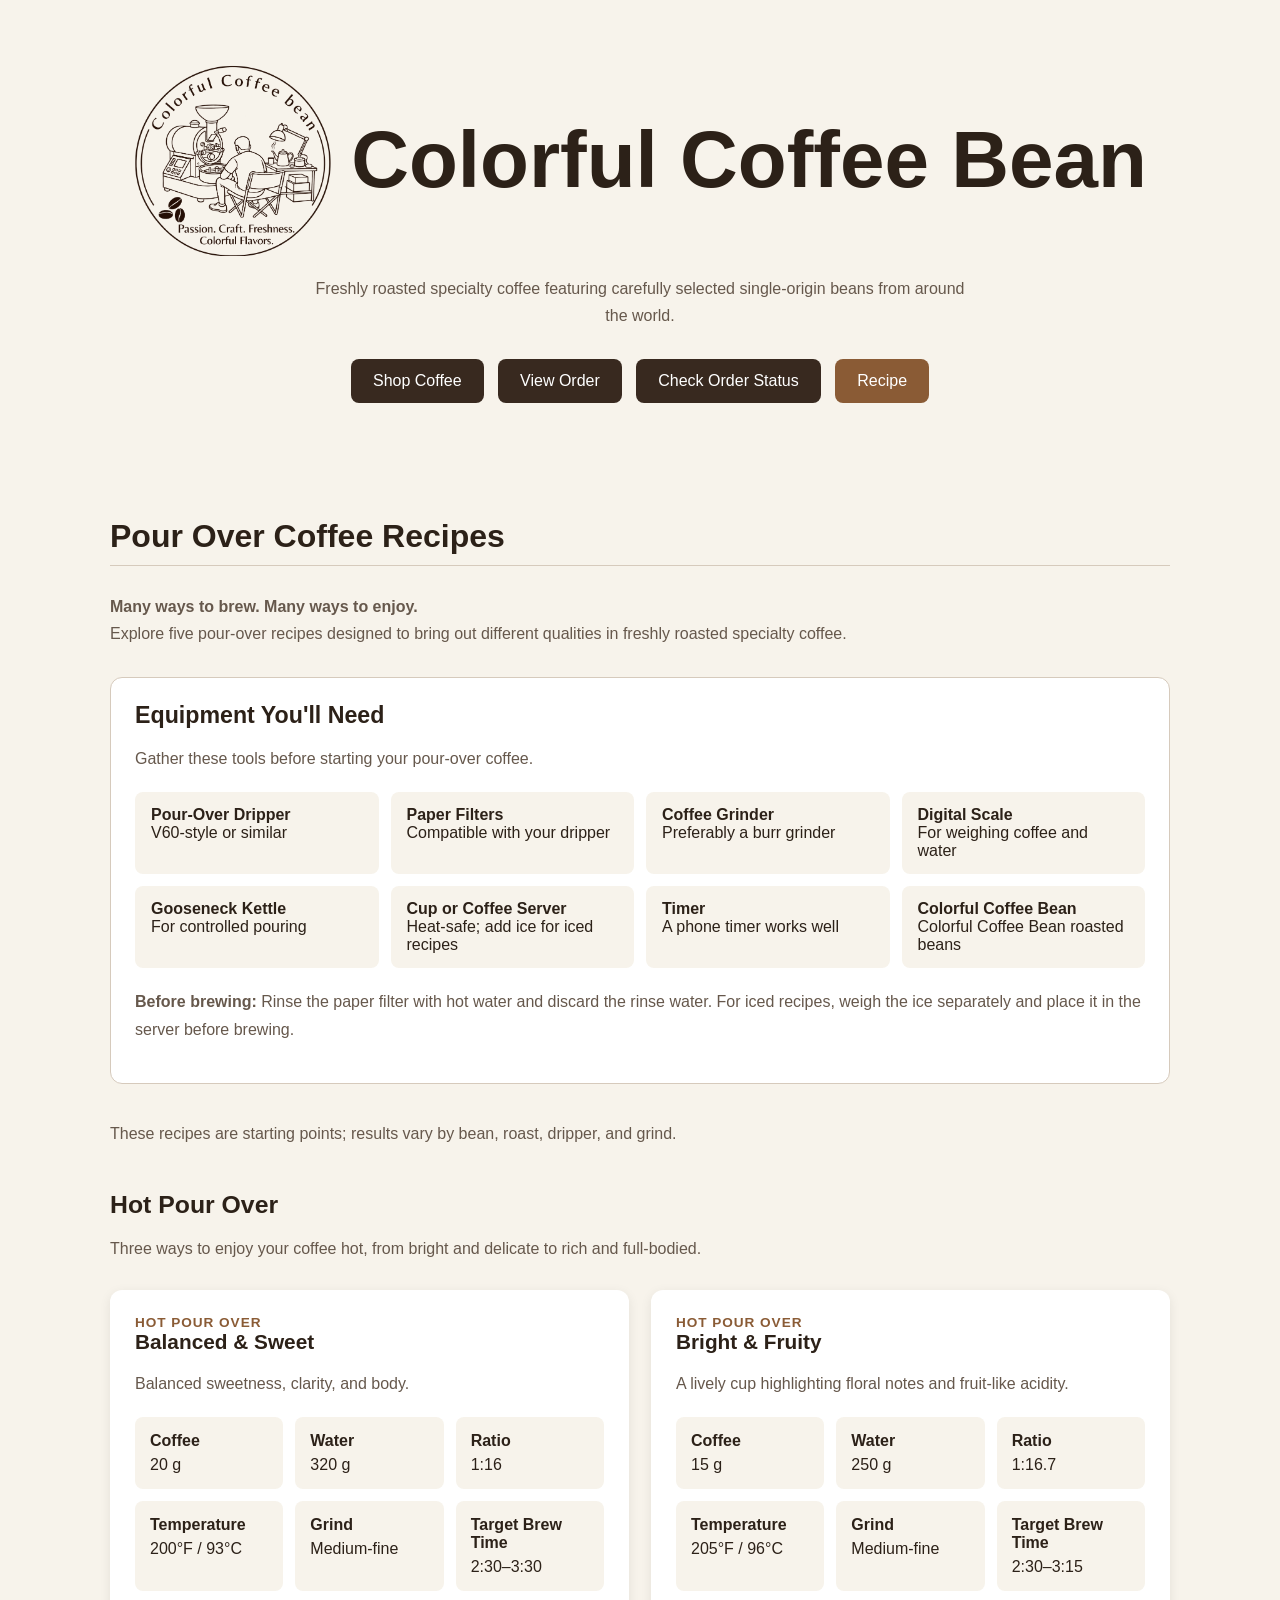
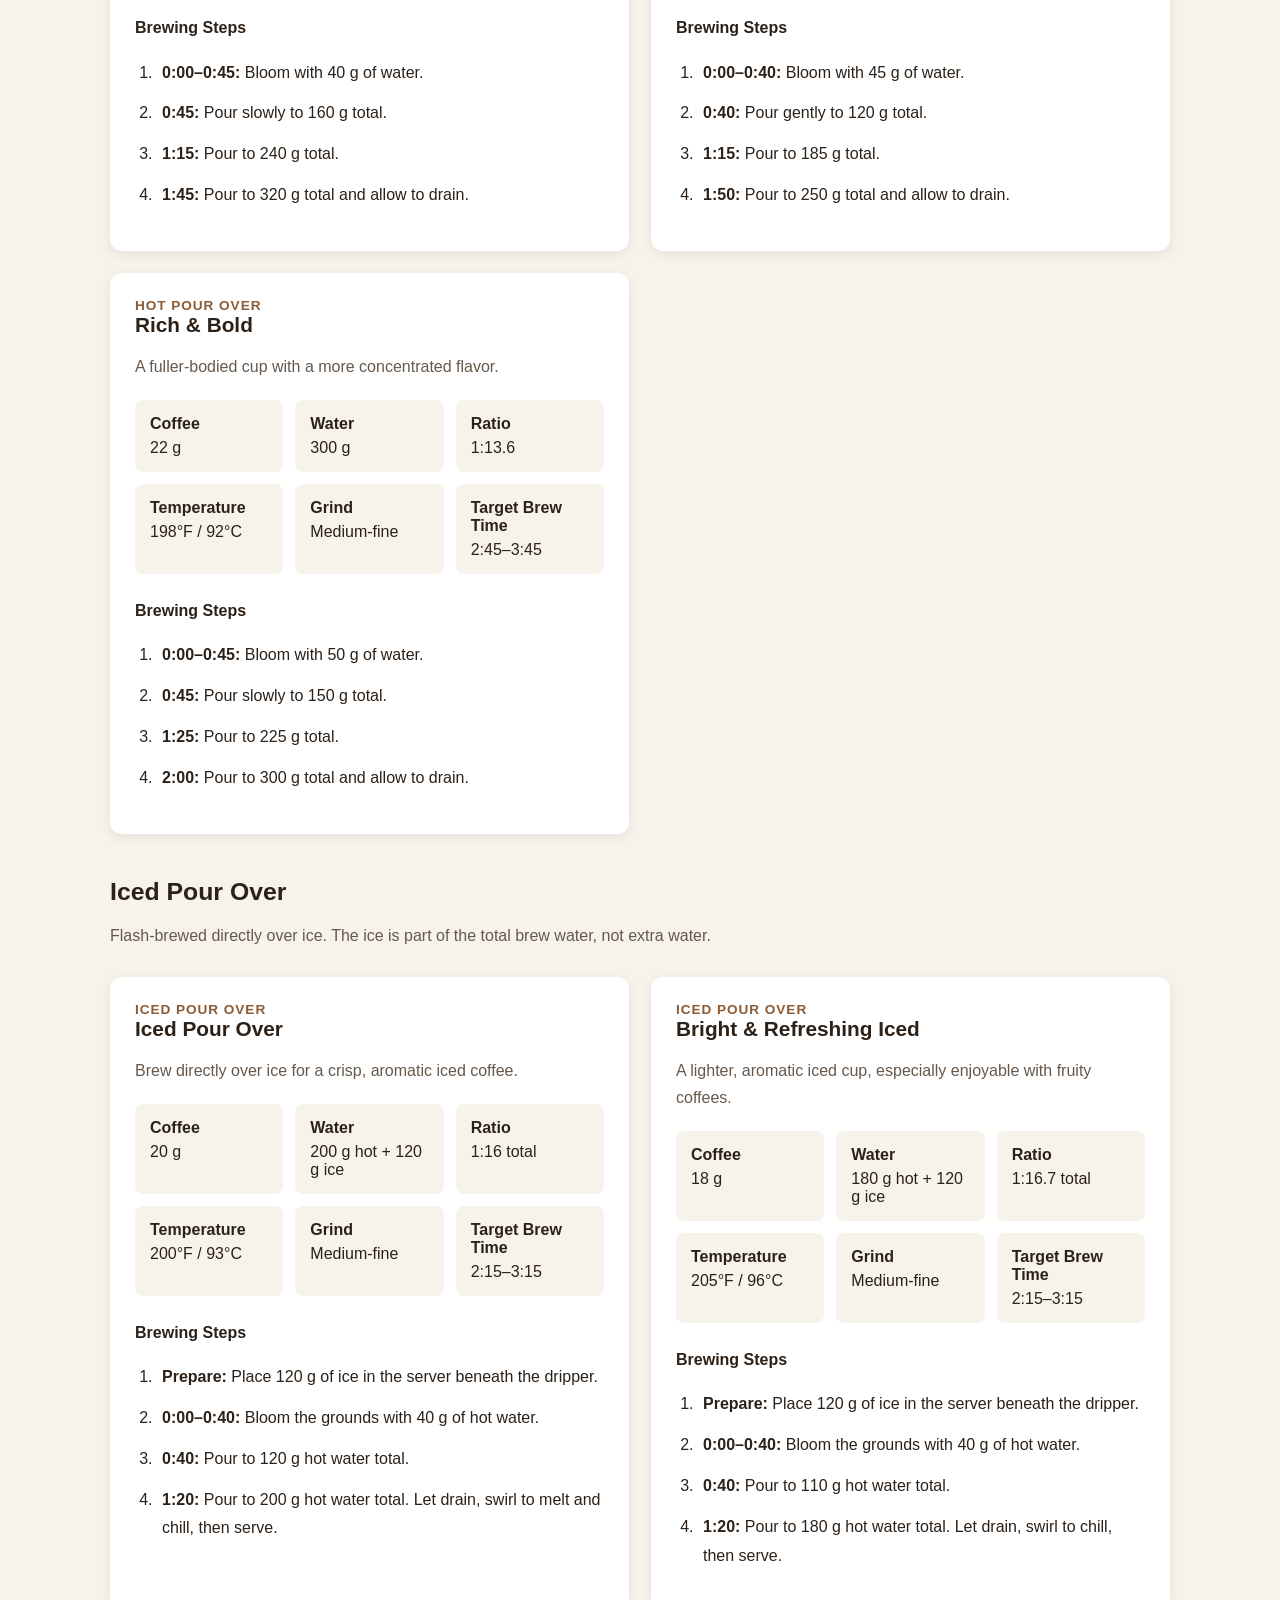
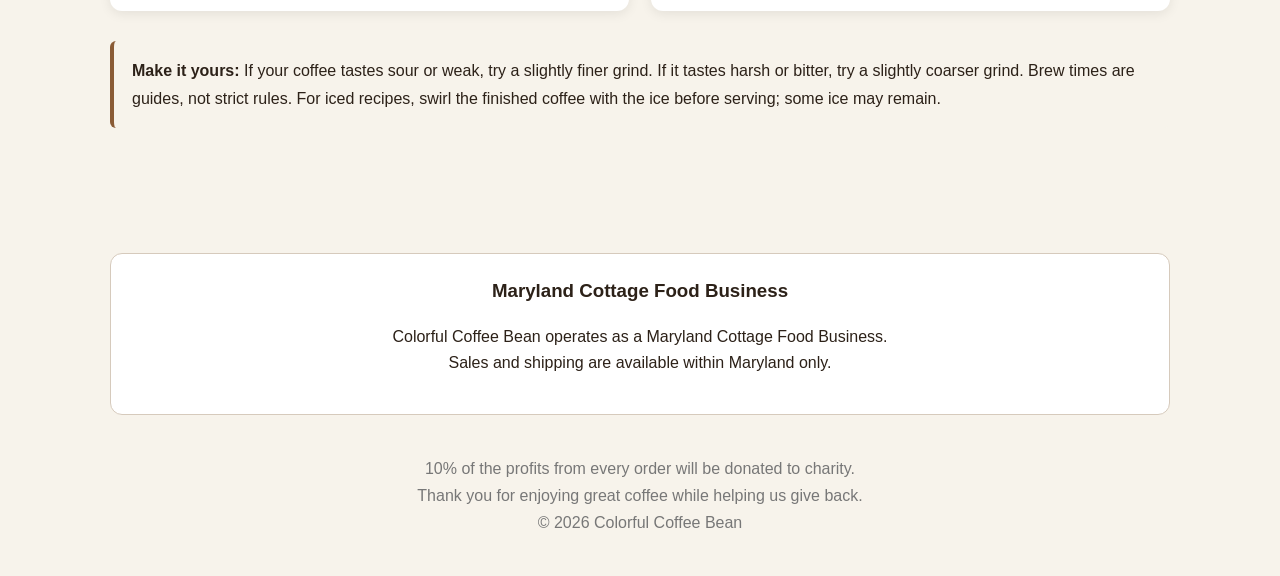
<file: recipe (2).html>
<!DOCTYPE html>
<html lang="en">
<head>
  <meta charset="UTF-8">
  <meta name="viewport" content="width=device-width, initial-scale=1.0">
  <meta name="description" content="A simple pour-over brewing guide for Colorful Coffee Bean specialty coffee.">
  <title>Coffee Recipes | Colorful Coffee Bean</title>
  <style>
    :root { color-scheme: light; }
    * { box-sizing: border-box; }
    body { margin:0; font-family:Arial,sans-serif; background:#f7f3eb; color:#2c2118; }
    header { text-align:center; padding:60px 20px 40px; }
    .brand { display:flex; align-items:center; justify-content:center; gap:18px; margin-bottom:15px; }
    .brand-logo { width:200px; height:200px; object-fit:contain; flex-shrink:0; }
    .brand h1 { font-size:5rem; margin:0; }
    header p { max-width:650px; margin:auto; line-height:1.7; color:#66584c; }
    .buttons { margin-top:25px; }
    .button { display:inline-block; padding:13px 22px; margin:5px; background:#38291f; color:white; text-decoration:none; border:0; border-radius:8px; cursor:pointer; font-size:16px; font-family:Arial,sans-serif; }
    .button:hover { background:#594235; }
    .button[aria-current="page"] { background:#8a5b35; }
    .container { max-width:1100px; margin:auto; padding:30px 20px; }
    section { margin:40px 0 60px; }
    h2 { font-size:2rem; border-bottom:1px solid #d6cabc; padding-bottom:10px; }
    .intro { color:#66584c; line-height:1.7; max-width:760px; }
    .equipment-panel { background:#fff; border:1px solid #d6cabc; border-radius:12px; padding:24px; margin:30px 0 36px; }
    .equipment-panel h3 { margin:0 0 8px; font-size:1.45rem; }
    .equipment-panel p { color:#66584c; line-height:1.7; }
    .equipment-list { display:grid; grid-template-columns:repeat(auto-fit,minmax(210px,1fr)); gap:12px; padding:0; margin:20px 0; list-style:none; }
    .equipment-list li { background:#f7f3eb; border-radius:8px; padding:14px 16px; }
    .recipe-grid { display:grid; grid-template-columns:repeat(auto-fit,minmax(min(100%,440px),1fr)); gap:22px; margin-top:28px; }
    .recipe-category { margin-top:44px; }
    .recipe-category h3 { font-size:1.55rem; margin-bottom:8px; }
    .recipe-category > p { color:#66584c; line-height:1.7; }
    .recipe-details { display:grid; grid-template-columns:repeat(auto-fit,minmax(145px,1fr)); gap:12px; margin:20px 0 28px; }
    .recipe-detail { background:#f7f3eb; border-radius:8px; padding:15px; }
    .recipe-detail strong { display:block; margin-bottom:6px; }
    .recipe-steps { padding-left:22px; line-height:1.8; }
    .recipe-steps li { padding-left:5px; margin-bottom:12px; }
    .recipe-note { background:#f7f3eb; padding:16px 18px; border-left:4px solid #8a5b35; border-radius:6px; line-height:1.7; }
    .recipe-card { background:white; border-radius:12px; padding:25px; box-shadow:0 3px 12px rgba(0,0,0,.08); }
    .recipe-card h3 { margin-top:0; font-size:1.3rem; }
    .recipe-card p { line-height:1.7; color:#66584c; }
    .recipe-tag { color:#8a5b35; font-weight:bold; font-size:.85rem; text-transform:uppercase; letter-spacing:.07em; }
    .cottage-food-notice { max-width:1060px; margin:35px auto 0; padding:22px 20px; background:#fff; border:1px solid #d6cabc; border-radius:12px; text-align:center; line-height:1.6; }
    .cottage-food-notice h3 { margin-top:0; }
    footer { text-align:center; padding:40px 20px; color:#777; line-height:1.7; }
    @media(max-width:600px) { header { padding-top:40px; } .brand { gap:12px; } .brand-logo { width:120px; height:120px; } .brand h1 { font-size:2rem; } }
  </style>
</head>
<body>
  <header>
    <div class="brand">
      <img src="images/colorful-coffee-bean-logo.png" alt="Colorful Coffee Bean Logo" class="brand-logo">
      <h1>Colorful Coffee Bean</h1>
    </div>
    <p>Freshly roasted specialty coffee featuring carefully selected single-origin beans from around the world.</p>
    <nav class="buttons" aria-label="Main navigation">
      <a class="button" href="index.html#coffee">Shop Coffee</a>
      <a class="button" href="index.html#order">View Order</a>
      <a class="button" href="status.html">Check Order Status</a>
      <a class="button" href="recipe.html" aria-current="page">Recipe</a>
    </nav>
  </header>
  <main class="container">
    <section>
      <h2>Pour Over Coffee Recipes</h2>
      <p class="intro"><strong>Many ways to brew. Many ways to enjoy.</strong><br>Explore five pour-over recipes designed to bring out different qualities in freshly roasted specialty coffee.</p>
      <div class="equipment-panel" aria-labelledby="equipment-heading">
        <h3 id="equipment-heading">Equipment You'll Need</h3>
        <p>Gather these tools before starting your pour-over coffee.</p>
        <ul class="equipment-list">
          <li><strong>Pour-Over Dripper</strong><br>V60-style or similar</li>
          <li><strong>Paper Filters</strong><br>Compatible with your dripper</li>
          <li><strong>Coffee Grinder</strong><br>Preferably a burr grinder</li>
          <li><strong>Digital Scale</strong><br>For weighing coffee and water</li>
          <li><strong>Gooseneck Kettle</strong><br>For controlled pouring</li>
          <li><strong>Cup or Coffee Server</strong><br>Heat-safe; add ice for iced recipes</li>
          <li><strong>Timer</strong><br>A phone timer works well</li>
          <li><strong>Colorful Coffee Bean</strong><br>Colorful Coffee Bean roasted beans</li>
        </ul>
        <p><strong>Before brewing:</strong> Rinse the paper filter with hot water and discard the rinse water. For iced recipes, weigh the ice separately and place it in the server before brewing.</p>
      </div>
      <p class="intro">These recipes are starting points; results vary by bean, roast, dripper, and grind.</p>
      <div class="recipe-category" id="hot">
        <h3>Hot Pour Over</h3>
        <p>Three ways to enjoy your coffee hot, from bright and delicate to rich and full-bodied.</p>
        <div class="recipe-grid">
        <article class="recipe-card">
          <div class="recipe-tag">Hot Pour Over</div>
          <h3>Balanced & Sweet</h3>
          <p>Balanced sweetness, clarity, and body.</p>
          <div class="recipe-details">
            <div class="recipe-detail"><strong>Coffee</strong>20 g</div>
            <div class="recipe-detail"><strong>Water</strong>320 g</div>
            <div class="recipe-detail"><strong>Ratio</strong>1:16</div>
            <div class="recipe-detail"><strong>Temperature</strong>200°F / 93°C</div>
            <div class="recipe-detail"><strong>Grind</strong>Medium-fine</div>
            <div class="recipe-detail"><strong>Target Brew Time</strong>2:30–3:30</div>
          </div>
          <h4>Brewing Steps</h4>
          <ol class="recipe-steps">
              <li><strong>0:00–0:45:</strong> Bloom with 40 g of water.</li>
              <li><strong>0:45:</strong> Pour slowly to 160 g total.</li>
              <li><strong>1:15:</strong> Pour to 240 g total.</li>
              <li><strong>1:45:</strong> Pour to 320 g total and allow to drain.</li>
          </ol>
        </article>
        <article class="recipe-card">
          <div class="recipe-tag">Hot Pour Over</div>
          <h3>Bright & Fruity</h3>
          <p>A lively cup highlighting floral notes and fruit-like acidity.</p>
          <div class="recipe-details">
            <div class="recipe-detail"><strong>Coffee</strong>15 g</div>
            <div class="recipe-detail"><strong>Water</strong>250 g</div>
            <div class="recipe-detail"><strong>Ratio</strong>1:16.7</div>
            <div class="recipe-detail"><strong>Temperature</strong>205°F / 96°C</div>
            <div class="recipe-detail"><strong>Grind</strong>Medium-fine</div>
            <div class="recipe-detail"><strong>Target Brew Time</strong>2:30–3:15</div>
          </div>
          <h4>Brewing Steps</h4>
          <ol class="recipe-steps">
              <li><strong>0:00–0:40:</strong> Bloom with 45 g of water.</li>
              <li><strong>0:40:</strong> Pour gently to 120 g total.</li>
              <li><strong>1:15:</strong> Pour to 185 g total.</li>
              <li><strong>1:50:</strong> Pour to 250 g total and allow to drain.</li>
          </ol>
        </article>
        <article class="recipe-card">
          <div class="recipe-tag">Hot Pour Over</div>
          <h3>Rich & Bold</h3>
          <p>A fuller-bodied cup with a more concentrated flavor.</p>
          <div class="recipe-details">
            <div class="recipe-detail"><strong>Coffee</strong>22 g</div>
            <div class="recipe-detail"><strong>Water</strong>300 g</div>
            <div class="recipe-detail"><strong>Ratio</strong>1:13.6</div>
            <div class="recipe-detail"><strong>Temperature</strong>198°F / 92°C</div>
            <div class="recipe-detail"><strong>Grind</strong>Medium-fine</div>
            <div class="recipe-detail"><strong>Target Brew Time</strong>2:45–3:45</div>
          </div>
          <h4>Brewing Steps</h4>
          <ol class="recipe-steps">
              <li><strong>0:00–0:45:</strong> Bloom with 50 g of water.</li>
              <li><strong>0:45:</strong> Pour slowly to 150 g total.</li>
              <li><strong>1:25:</strong> Pour to 225 g total.</li>
              <li><strong>2:00:</strong> Pour to 300 g total and allow to drain.</li>
          </ol>
        </article>
        </div>
      </div>
      <div class="recipe-category" id="iced">
        <h3>Iced Pour Over</h3>
        <p>Flash-brewed directly over ice. The ice is part of the total brew water, not extra water.</p>
        <div class="recipe-grid">
        <article class="recipe-card">
          <div class="recipe-tag">Iced Pour Over</div>
          <h3>Iced Pour Over</h3>
          <p>Brew directly over ice for a crisp, aromatic iced coffee.</p>
          <div class="recipe-details">
            <div class="recipe-detail"><strong>Coffee</strong>20 g</div>
            <div class="recipe-detail"><strong>Water</strong>200 g hot + 120 g ice</div>
            <div class="recipe-detail"><strong>Ratio</strong>1:16 total</div>
            <div class="recipe-detail"><strong>Temperature</strong>200°F / 93°C</div>
            <div class="recipe-detail"><strong>Grind</strong>Medium-fine</div>
            <div class="recipe-detail"><strong>Target Brew Time</strong>2:15–3:15</div>
          </div>
          <h4>Brewing Steps</h4>
          <ol class="recipe-steps">
              <li><strong>Prepare:</strong> Place 120 g of ice in the server beneath the dripper.</li>
              <li><strong>0:00–0:40:</strong> Bloom the grounds with 40 g of hot water.</li>
              <li><strong>0:40:</strong> Pour to 120 g hot water total.</li>
              <li><strong>1:20:</strong> Pour to 200 g hot water total. Let drain, swirl to melt and chill, then serve.</li>
          </ol>
        </article>
        <article class="recipe-card">
          <div class="recipe-tag">Iced Pour Over</div>
          <h3>Bright & Refreshing Iced</h3>
          <p>A lighter, aromatic iced cup, especially enjoyable with fruity coffees.</p>
          <div class="recipe-details">
            <div class="recipe-detail"><strong>Coffee</strong>18 g</div>
            <div class="recipe-detail"><strong>Water</strong>180 g hot + 120 g ice</div>
            <div class="recipe-detail"><strong>Ratio</strong>1:16.7 total</div>
            <div class="recipe-detail"><strong>Temperature</strong>205°F / 96°C</div>
            <div class="recipe-detail"><strong>Grind</strong>Medium-fine</div>
            <div class="recipe-detail"><strong>Target Brew Time</strong>2:15–3:15</div>
          </div>
          <h4>Brewing Steps</h4>
          <ol class="recipe-steps">
              <li><strong>Prepare:</strong> Place 120 g of ice in the server beneath the dripper.</li>
              <li><strong>0:00–0:40:</strong> Bloom the grounds with 40 g of hot water.</li>
              <li><strong>0:40:</strong> Pour to 110 g hot water total.</li>
              <li><strong>1:20:</strong> Pour to 180 g hot water total. Let drain, swirl to chill, then serve.</li>
          </ol>
        </article>
        </div>
      </div>
      <div class="recipe-note" style="margin-top:30px;"><strong>Make it yours:</strong> If your coffee tastes sour or weak, try a slightly finer grind. If it tastes harsh or bitter, try a slightly coarser grind. Brew times are guides, not strict rules. For iced recipes, swirl the finished coffee with the ice before serving; some ice may remain.</div>
    </section>
  </main>
  <section class="cottage-food-notice">
    <h3>Maryland Cottage Food Business</h3>
    <p>Colorful Coffee Bean operates as a Maryland Cottage Food Business.<br>Sales and shipping are available within Maryland only.</p>
  </section>
  <footer>10% of the profits from every order will be donated to charity.<br>Thank you for enjoying great coffee while helping us give back.<br>© 2026 Colorful Coffee Bean</footer>
</body>
</html>
</file>
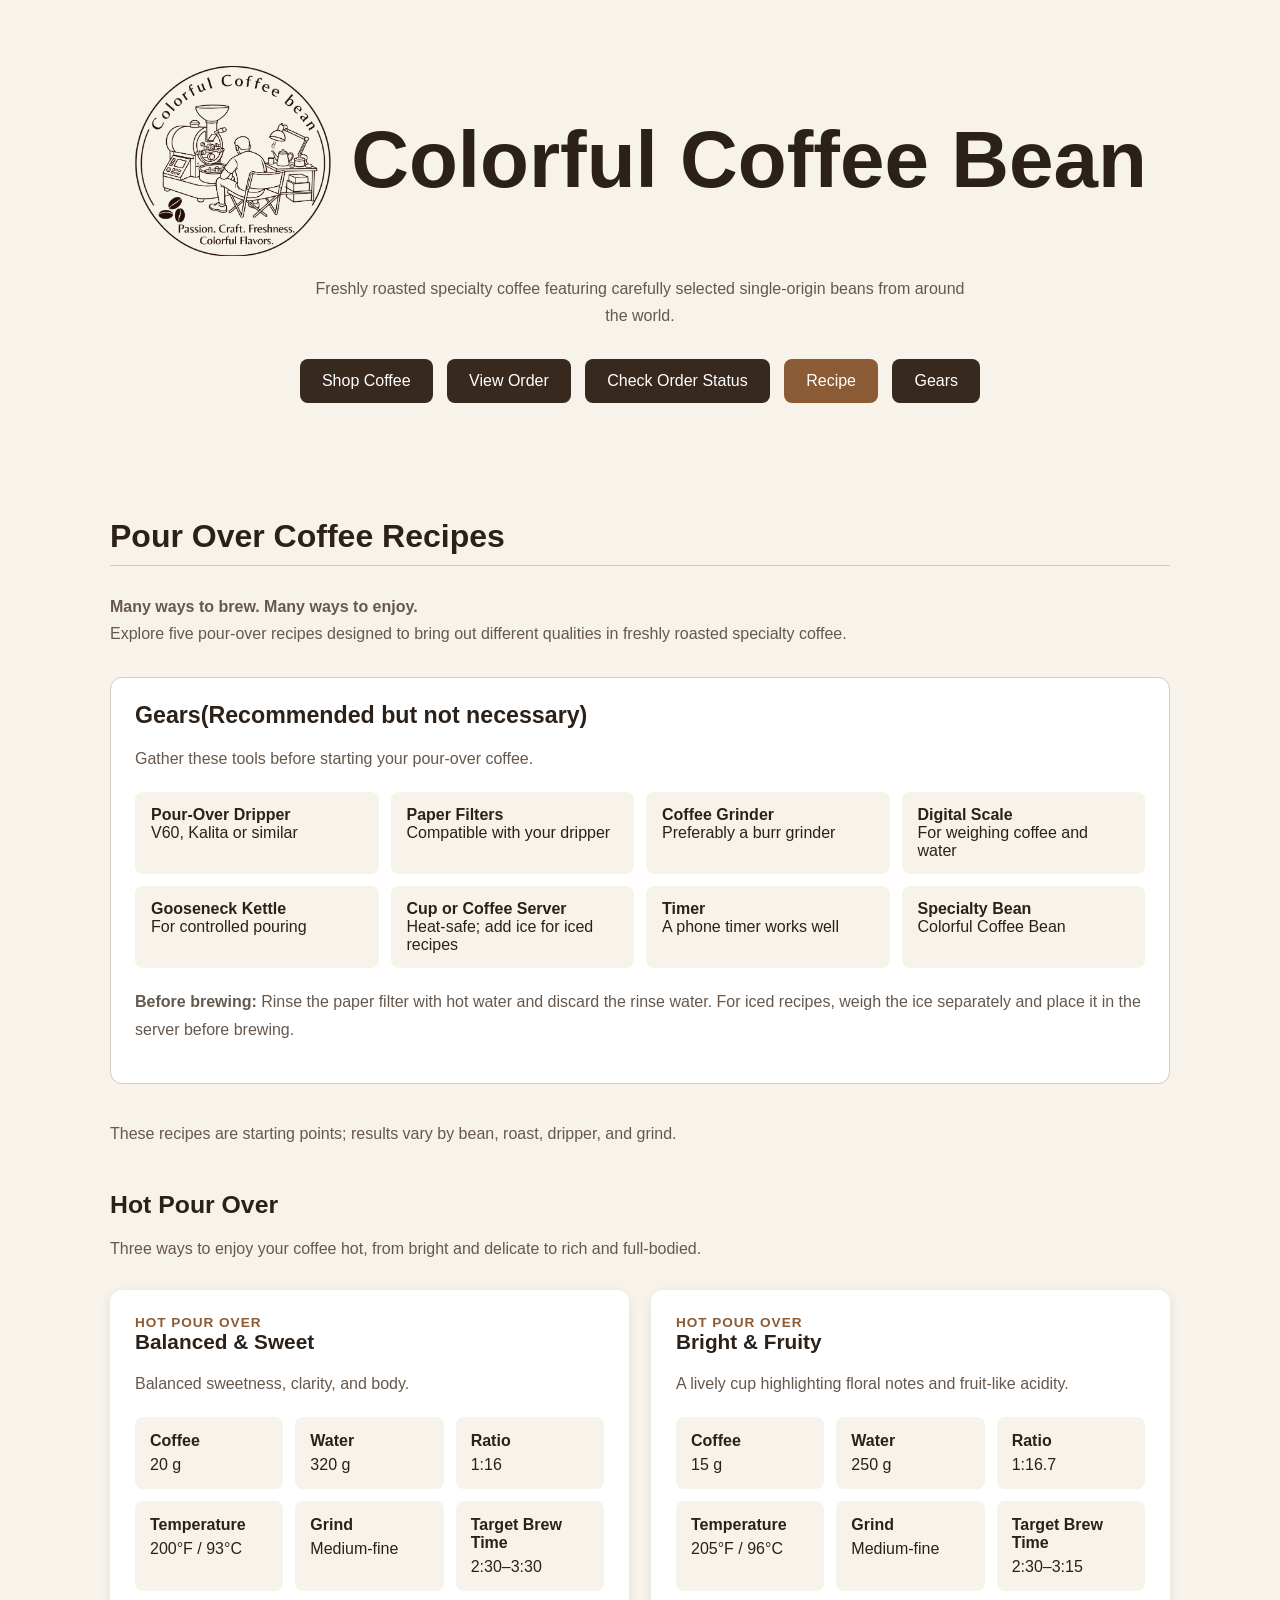
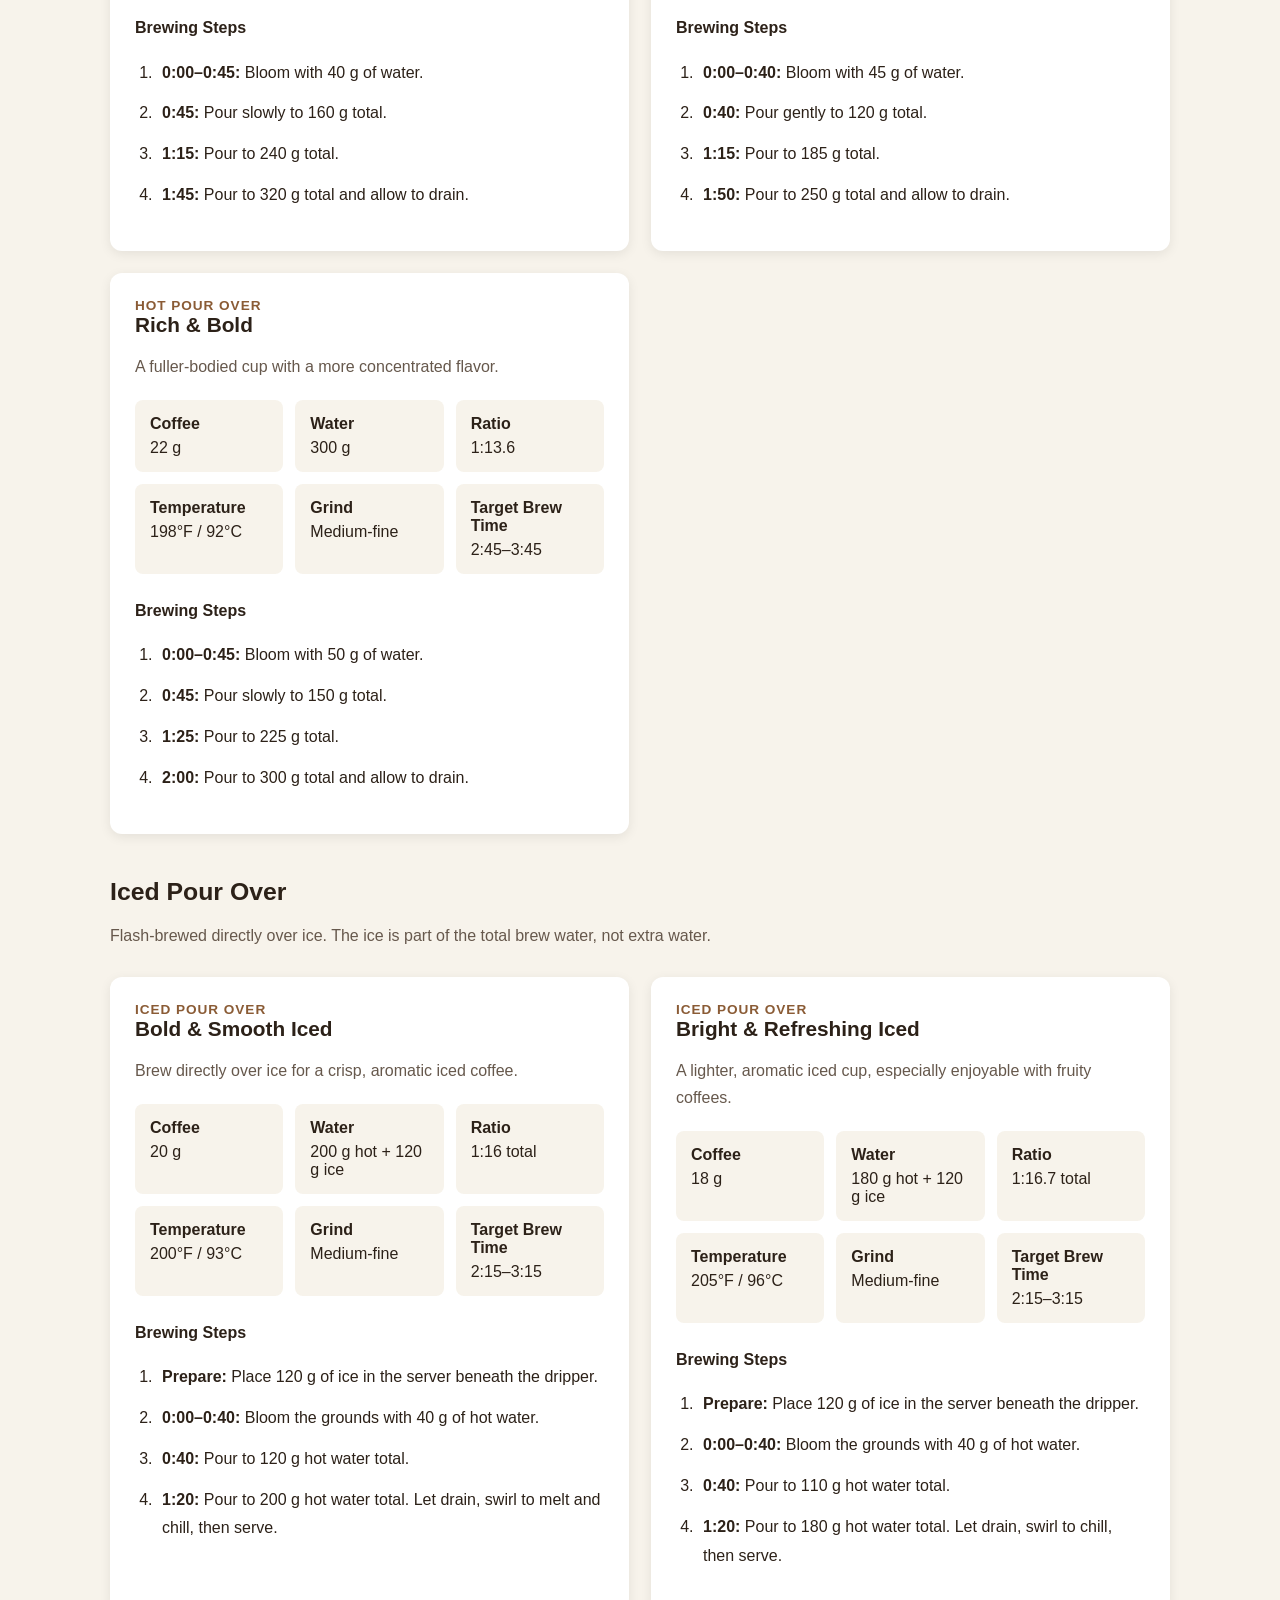
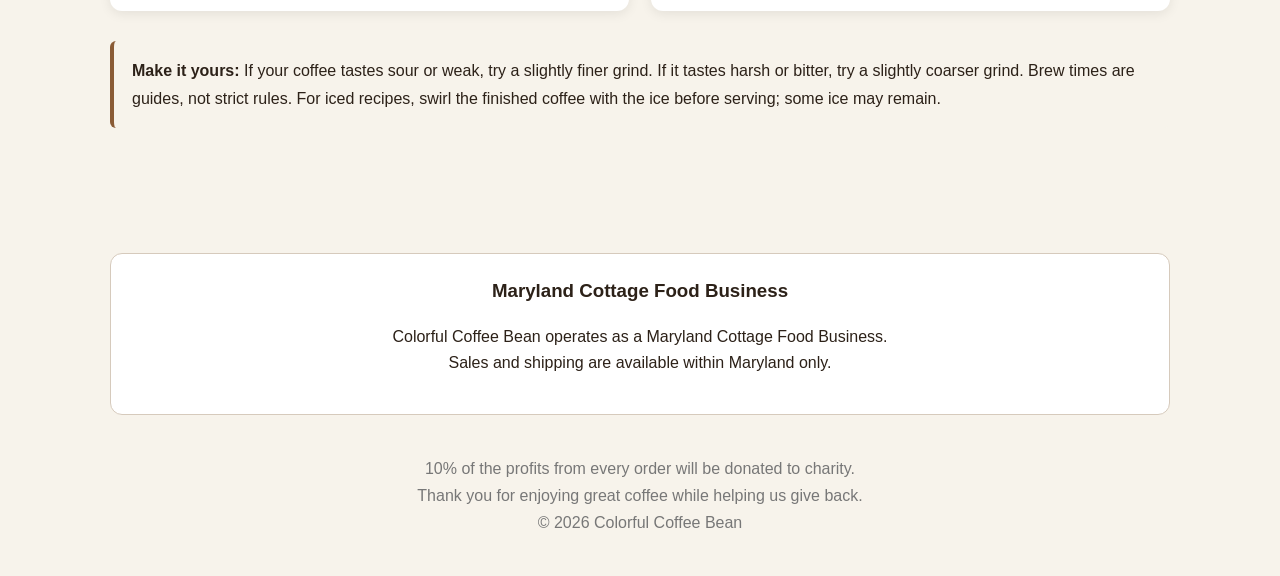
<file: recipe.html>
<!DOCTYPE html>
<html lang="en">
<head>
  <meta charset="UTF-8">
  <meta name="viewport" content="width=device-width, initial-scale=1.0">
  <meta name="description" content="A simple pour-over brewing guide for Colorful Coffee Bean specialty coffee.">
  <title>Coffee Recipes | Colorful Coffee Bean</title>
  <style>
    :root { color-scheme: light; }
    * { box-sizing: border-box; }
    body { margin:0; font-family:Arial,sans-serif; background:#f7f3eb; color:#2c2118; }
    header { text-align:center; padding:60px 20px 40px; }
    .brand { display:flex; align-items:center; justify-content:center; gap:18px; margin-bottom:15px; }
    .brand-logo { width:200px; height:200px; object-fit:contain; flex-shrink:0; }
    .brand h1 { font-size:5rem; margin:0; }
    header p { max-width:650px; margin:auto; line-height:1.7; color:#66584c; }
    .buttons { margin-top:25px; }
    .button { display:inline-block; padding:13px 22px; margin:5px; background:#38291f; color:white; text-decoration:none; border:0; border-radius:8px; cursor:pointer; font-size:16px; font-family:Arial,sans-serif; }
    .button:hover { background:#594235; }
    .button[aria-current="page"] { background:#8a5b35; }
    .container { max-width:1100px; margin:auto; padding:30px 20px; }
    section { margin:40px 0 60px; }
    h2 { font-size:2rem; border-bottom:1px solid #d6cabc; padding-bottom:10px; }
    .intro { color:#66584c; line-height:1.7; max-width:760px; }
    .equipment-panel { background:#fff; border:1px solid #d6cabc; border-radius:12px; padding:24px; margin:30px 0 36px; }
    .equipment-panel h3 { margin:0 0 8px; font-size:1.45rem; }
    .equipment-panel p { color:#66584c; line-height:1.7; }
    .equipment-list { display:grid; grid-template-columns:repeat(auto-fit,minmax(210px,1fr)); gap:12px; padding:0; margin:20px 0; list-style:none; }
    .equipment-list li { background:#f7f3eb; border-radius:8px; padding:14px 16px; }
    .recipe-grid { display:grid; grid-template-columns:repeat(auto-fit,minmax(min(100%,440px),1fr)); gap:22px; margin-top:28px; }
    .recipe-category { margin-top:44px; }
    .recipe-category h3 { font-size:1.55rem; margin-bottom:8px; }
    .recipe-category > p { color:#66584c; line-height:1.7; }
    .recipe-details { display:grid; grid-template-columns:repeat(auto-fit,minmax(145px,1fr)); gap:12px; margin:20px 0 28px; }
    .recipe-detail { background:#f7f3eb; border-radius:8px; padding:15px; }
    .recipe-detail strong { display:block; margin-bottom:6px; }
    .recipe-steps { padding-left:22px; line-height:1.8; }
    .recipe-steps li { padding-left:5px; margin-bottom:12px; }
    .recipe-note { background:#f7f3eb; padding:16px 18px; border-left:4px solid #8a5b35; border-radius:6px; line-height:1.7; }
    .recipe-card { background:white; border-radius:12px; padding:25px; box-shadow:0 3px 12px rgba(0,0,0,.08); }
    .recipe-card h3 { margin-top:0; font-size:1.3rem; }
    .recipe-card p { line-height:1.7; color:#66584c; }
    .recipe-tag { color:#8a5b35; font-weight:bold; font-size:.85rem; text-transform:uppercase; letter-spacing:.07em; }
    .cottage-food-notice { max-width:1060px; margin:35px auto 0; padding:22px 20px; background:#fff; border:1px solid #d6cabc; border-radius:12px; text-align:center; line-height:1.6; }
    .cottage-food-notice h3 { margin-top:0; }
    footer { text-align:center; padding:40px 20px; color:#777; line-height:1.7; }
    @media(max-width:600px) { header { padding-top:40px; } .brand { gap:12px; } .brand-logo { width:120px; height:120px; } .brand h1 { font-size:2rem; } }
  </style>
</head>
<body>
  <header>
    <div class="brand">
      <img src="images/colorful-coffee-bean-logo.png" alt="Colorful Coffee Bean Logo" class="brand-logo">
      <h1>Colorful Coffee Bean</h1>
    </div>
    <p>Freshly roasted specialty coffee featuring carefully selected single-origin beans from around the world.</p>
    <nav class="buttons" aria-label="Main navigation">
      <a class="button" href="index.html#coffee">Shop Coffee</a>
      <a class="button" href="index.html#order">View Order</a>
      <a class="button" href="status.html">Check Order Status</a>
      <a class="button" href="recipe.html" aria-current="page">Recipe</a>
      <a class="button" href="gears.html">Gears</a>
    </nav>
  </header>
  <main class="container">
    <section>
      <h2>Pour Over Coffee Recipes</h2>
      <p class="intro"><strong>Many ways to brew. Many ways to enjoy.</strong><br>Explore five pour-over recipes designed to bring out different qualities in freshly roasted specialty coffee.</p>
      <div class="equipment-panel" aria-labelledby="equipment-heading">
        <h3 id="equipment-heading">Gears(Recommended but not necessary)</h3>
        <p>Gather these tools before starting your pour-over coffee.</p>
        <ul class="equipment-list">
          <li><strong>Pour-Over Dripper</strong><br>V60, Kalita or similar</li>
          <li><strong>Paper Filters</strong><br>Compatible with your dripper</li>
          <li><strong>Coffee Grinder</strong><br>Preferably a burr grinder</li>
          <li><strong>Digital Scale</strong><br>For weighing coffee and water</li>
          <li><strong>Gooseneck Kettle</strong><br>For controlled pouring</li>
          <li><strong>Cup or Coffee Server</strong><br>Heat-safe; add ice for iced recipes</li>
          <li><strong>Timer</strong><br>A phone timer works well</li>
          <li><strong>Specialty Bean</strong><br>Colorful Coffee Bean</li>
        </ul>
        <p><strong>Before brewing:</strong> Rinse the paper filter with hot water and discard the rinse water. For iced recipes, weigh the ice separately and place it in the server before brewing.</p>
      </div>
      <p class="intro">These recipes are starting points; results vary by bean, roast, dripper, and grind.</p>
      <div class="recipe-category" id="hot">
        <h3>Hot Pour Over</h3>
        <p>Three ways to enjoy your coffee hot, from bright and delicate to rich and full-bodied.</p>
        <div class="recipe-grid">
        <article class="recipe-card">
          <div class="recipe-tag">Hot Pour Over</div>
          <h3>Balanced & Sweet</h3>
          <p>Balanced sweetness, clarity, and body.</p>
          <div class="recipe-details">
            <div class="recipe-detail"><strong>Coffee</strong>20 g</div>
            <div class="recipe-detail"><strong>Water</strong>320 g</div>
            <div class="recipe-detail"><strong>Ratio</strong>1:16</div>
            <div class="recipe-detail"><strong>Temperature</strong>200°F / 93°C</div>
            <div class="recipe-detail"><strong>Grind</strong>Medium-fine</div>
            <div class="recipe-detail"><strong>Target Brew Time</strong>2:30–3:30</div>
          </div>
          <h4>Brewing Steps</h4>
          <ol class="recipe-steps">
              <li><strong>0:00–0:45:</strong> Bloom with 40 g of water.</li>
              <li><strong>0:45:</strong> Pour slowly to 160 g total.</li>
              <li><strong>1:15:</strong> Pour to 240 g total.</li>
              <li><strong>1:45:</strong> Pour to 320 g total and allow to drain.</li>
          </ol>
        </article>
        <article class="recipe-card">
          <div class="recipe-tag">Hot Pour Over</div>
          <h3>Bright & Fruity</h3>
          <p>A lively cup highlighting floral notes and fruit-like acidity.</p>
          <div class="recipe-details">
            <div class="recipe-detail"><strong>Coffee</strong>15 g</div>
            <div class="recipe-detail"><strong>Water</strong>250 g</div>
            <div class="recipe-detail"><strong>Ratio</strong>1:16.7</div>
            <div class="recipe-detail"><strong>Temperature</strong>205°F / 96°C</div>
            <div class="recipe-detail"><strong>Grind</strong>Medium-fine</div>
            <div class="recipe-detail"><strong>Target Brew Time</strong>2:30–3:15</div>
          </div>
          <h4>Brewing Steps</h4>
          <ol class="recipe-steps">
              <li><strong>0:00–0:40:</strong> Bloom with 45 g of water.</li>
              <li><strong>0:40:</strong> Pour gently to 120 g total.</li>
              <li><strong>1:15:</strong> Pour to 185 g total.</li>
              <li><strong>1:50:</strong> Pour to 250 g total and allow to drain.</li>
          </ol>
        </article>
        <article class="recipe-card">
          <div class="recipe-tag">Hot Pour Over</div>
          <h3>Rich & Bold</h3>
          <p>A fuller-bodied cup with a more concentrated flavor.</p>
          <div class="recipe-details">
            <div class="recipe-detail"><strong>Coffee</strong>22 g</div>
            <div class="recipe-detail"><strong>Water</strong>300 g</div>
            <div class="recipe-detail"><strong>Ratio</strong>1:13.6</div>
            <div class="recipe-detail"><strong>Temperature</strong>198°F / 92°C</div>
            <div class="recipe-detail"><strong>Grind</strong>Medium-fine</div>
            <div class="recipe-detail"><strong>Target Brew Time</strong>2:45–3:45</div>
          </div>
          <h4>Brewing Steps</h4>
          <ol class="recipe-steps">
              <li><strong>0:00–0:45:</strong> Bloom with 50 g of water.</li>
              <li><strong>0:45:</strong> Pour slowly to 150 g total.</li>
              <li><strong>1:25:</strong> Pour to 225 g total.</li>
              <li><strong>2:00:</strong> Pour to 300 g total and allow to drain.</li>
          </ol>
        </article>
        </div>
      </div>
      <div class="recipe-category" id="iced">
        <h3>Iced Pour Over</h3>
        <p>Flash-brewed directly over ice. The ice is part of the total brew water, not extra water.</p>
        <div class="recipe-grid">
        <article class="recipe-card">
          <div class="recipe-tag">Iced Pour Over</div>
          <h3>Bold &amp; Smooth Iced</h3>
          <p>Brew directly over ice for a crisp, aromatic iced coffee.</p>
          <div class="recipe-details">
            <div class="recipe-detail"><strong>Coffee</strong>20 g</div>
            <div class="recipe-detail"><strong>Water</strong>200 g hot + 120 g ice</div>
            <div class="recipe-detail"><strong>Ratio</strong>1:16 total</div>
            <div class="recipe-detail"><strong>Temperature</strong>200°F / 93°C</div>
            <div class="recipe-detail"><strong>Grind</strong>Medium-fine</div>
            <div class="recipe-detail"><strong>Target Brew Time</strong>2:15–3:15</div>
          </div>
          <h4>Brewing Steps</h4>
          <ol class="recipe-steps">
              <li><strong>Prepare:</strong> Place 120 g of ice in the server beneath the dripper.</li>
              <li><strong>0:00–0:40:</strong> Bloom the grounds with 40 g of hot water.</li>
              <li><strong>0:40:</strong> Pour to 120 g hot water total.</li>
              <li><strong>1:20:</strong> Pour to 200 g hot water total. Let drain, swirl to melt and chill, then serve.</li>
          </ol>
        </article>
        <article class="recipe-card">
          <div class="recipe-tag">Iced Pour Over</div>
          <h3>Bright & Refreshing Iced</h3>
          <p>A lighter, aromatic iced cup, especially enjoyable with fruity coffees.</p>
          <div class="recipe-details">
            <div class="recipe-detail"><strong>Coffee</strong>18 g</div>
            <div class="recipe-detail"><strong>Water</strong>180 g hot + 120 g ice</div>
            <div class="recipe-detail"><strong>Ratio</strong>1:16.7 total</div>
            <div class="recipe-detail"><strong>Temperature</strong>205°F / 96°C</div>
            <div class="recipe-detail"><strong>Grind</strong>Medium-fine</div>
            <div class="recipe-detail"><strong>Target Brew Time</strong>2:15–3:15</div>
          </div>
          <h4>Brewing Steps</h4>
          <ol class="recipe-steps">
              <li><strong>Prepare:</strong> Place 120 g of ice in the server beneath the dripper.</li>
              <li><strong>0:00–0:40:</strong> Bloom the grounds with 40 g of hot water.</li>
              <li><strong>0:40:</strong> Pour to 110 g hot water total.</li>
              <li><strong>1:20:</strong> Pour to 180 g hot water total. Let drain, swirl to chill, then serve.</li>
          </ol>
        </article>
        </div>
      </div>
      <div class="recipe-note" style="margin-top:30px;"><strong>Make it yours:</strong> If your coffee tastes sour or weak, try a slightly finer grind. If it tastes harsh or bitter, try a slightly coarser grind. Brew times are guides, not strict rules. For iced recipes, swirl the finished coffee with the ice before serving; some ice may remain.</div>
    </section>
  </main>
  <section class="cottage-food-notice">
    <h3>Maryland Cottage Food Business</h3>
    <p>Colorful Coffee Bean operates as a Maryland Cottage Food Business.<br>Sales and shipping are available within Maryland only.</p>
  </section>
  <footer>10% of the profits from every order will be donated to charity.<br>Thank you for enjoying great coffee while helping us give back.<br>© 2026 Colorful Coffee Bean</footer>
</body>
</html>
</file>
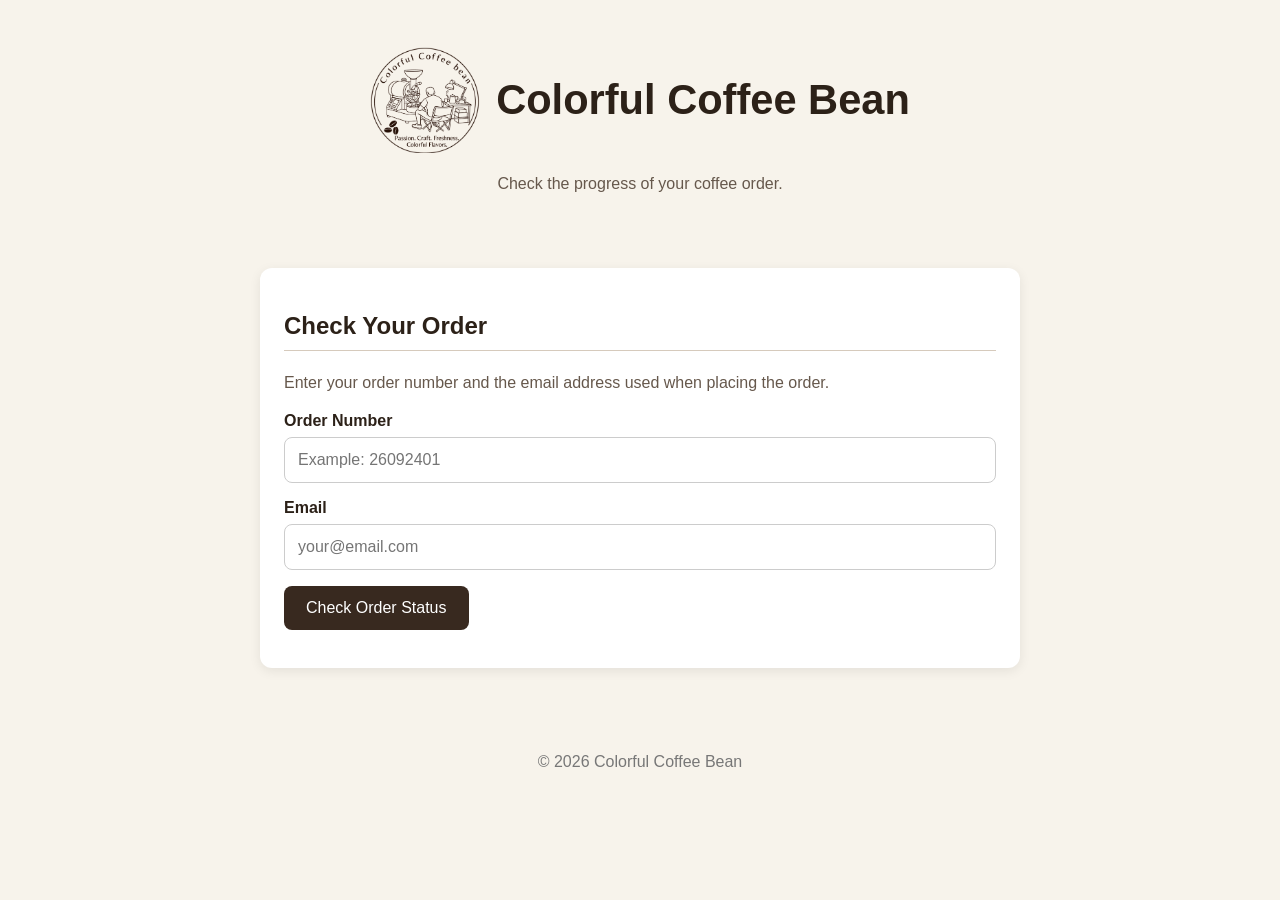
<file: status.html>
<!DOCTYPE html>
<html lang="en">
<head>
<meta charset="UTF-8"><meta name="viewport" content="width=device-width, initial-scale=1.0">
<title>Colorful Coffee Bean | Order Status</title>
<style>
body{margin:0;font-family:Arial,sans-serif;background:#f7f3eb;color:#2c2118}.container{max-width:760px;margin:auto;padding:30px 20px}header{text-align:center;padding:45px 20px 25px}.brand{display:flex;align-items:center;justify-content:center;gap:16px}.brand-logo{width:110px;height:110px;object-fit:contain}h1{margin:0;font-size:2.6rem}h2{border-bottom:1px solid #d6cabc;padding-bottom:10px}.card{background:white;border-radius:12px;padding:24px;box-shadow:0 3px 12px rgba(0,0,0,.08);margin-bottom:20px}.form-group{margin-bottom:16px}label{display:block;font-weight:bold;margin-bottom:7px}input{width:100%;box-sizing:border-box;padding:13px;border:1px solid #ccc;border-radius:8px;font-size:16px}.button{padding:13px 22px;border:0;border-radius:8px;background:#38291f;color:white;cursor:pointer;font-size:16px}.muted{color:#66584c;line-height:1.6}.hidden{display:none!important}#error{color:#9b2c2c;margin-top:14px}.order-number{font-size:1.35rem;font-weight:bold;margin-bottom:6px}.status-title{font-size:1.2rem;font-weight:bold;margin:18px 0 12px}.timeline{margin:20px 0 28px}.step{display:flex;gap:14px;align-items:flex-start;position:relative;padding-bottom:20px}.step:not(:last-child)::after{content:"";position:absolute;left:10px;top:22px;width:2px;height:calc(100% - 4px);background:#d6cabc}.dot{width:22px;height:22px;border-radius:50%;border:2px solid #8a5b35;box-sizing:border-box;background:white;flex:0 0 auto;z-index:1}.step.done .dot,.step.current .dot{background:#8a5b35}.step.current .label{font-weight:bold}.item{background:#f7f3eb;padding:13px;border-radius:8px;margin-top:10px}.summary{display:grid;grid-template-columns:1fr 1fr;gap:12px;margin-top:18px}.summary div{background:#f7f3eb;padding:12px;border-radius:8px}.payment-box{margin:22px 0;padding:18px;background:#f7f3eb;border-radius:10px;text-align:center}.payment-paid{color:#2f6b3c;font-size:1.15rem;font-weight:bold}.payment-awaiting{color:#9b2c2c;font-size:1.15rem;font-weight:bold}.venmo-qr{width:210px;max-width:80%;margin:14px auto 8px;display:block;border-radius:12px}.venmo-user{font-weight:bold;font-size:1.1rem}footer{text-align:center;padding:35px;color:#777}@media(max-width:600px){h1{font-size:1.8rem}.brand-logo{width:80px;height:80px}.summary{grid-template-columns:1fr}}
</style></head><body>
<header><div class="brand"><img src="images/colorful-coffee-bean-logo.png" alt="Colorful Coffee Bean Logo" class="brand-logo"><h1>Colorful Coffee Bean</h1></div><p class="muted">Check the progress of your coffee order.</p></header>
<div class="container"><div class="card"><h2>Check Your Order</h2><p class="muted">Enter your order number and the email address used when placing the order.</p><div class="form-group"><label for="orderCode">Order Number</label><input id="orderCode" type="text" inputmode="numeric" placeholder="Example: 26092401"></div><div class="form-group"><label for="email">Email</label><input id="email" type="email" placeholder="your@email.com"></div><button id="checkButton" class="button" onclick="checkStatus()">Check Order Status</button><div id="error"></div></div><div id="result" class="card hidden"></div></div>
<footer>© 2026 Colorful Coffee Bean</footer>
<script>
const SUPABASE_URL='https://xzvomecpkgztozvnylfz.supabase.co';const SUPABASE_PUBLISHABLE_KEY='sb_publishable_YZyVqJsWa5j8Hxt8BCqFgg_inirk0Hd';
const labels={new:"Order Received",roasting:"Roasting",quality_check:"Quality Check",ready:"Ready",shipped:"Shipped",completed:"Completed",cancelled:"Cancelled"};
function esc(v){return String(v??"").replace(/[&<>"']/g,c=>({'&':'&amp;','<':'&lt;','>':'&gt;','"':'&quot;',"'":'&#039;'}[c]));}
function timeline(status,fulfillment){if(status==="cancelled")return '<div class="timeline"><div class="step current"><span class="dot"></span><div class="label">Cancelled</div></div></div>';const steps=fulfillment==="shipping"?["new","roasting","quality_check","ready","shipped","completed"]:["new","roasting","quality_check","ready","completed"];const display={new:"Order Received",roasting:"Roasting",quality_check:"Quality Check",ready:fulfillment==="shipping"?"Ready":"Ready for Pickup",shipped:"Shipped",completed:"Completed"};let current=steps.indexOf(status);if(current<0)current=0;return '<div class="timeline">'+steps.map((s,i)=>{const cls=i<current?"done":(i===current?"current":"");const mark=i<current?"✓ ":"";return '<div class="step '+cls+'"><span class="dot"></span><div class="label">'+mark+esc(display[s])+'</div></div>';}).join("")+'</div>';}
function paymentHtml(data){const paid=(data.payment_status||"awaiting_payment")==="paid";if(paid)return '<div class="payment-box"><strong>Payment</strong><br>Venmo<br><span class="payment-paid">✓ PAID</span></div>';return '<div class="payment-box"><strong>Payment</strong><br>Venmo<br><span class="payment-awaiting">Awaiting Payment</span><p><strong>Total Due: $'+Number(data.total).toFixed(2)+'</strong></p><div class="venmo-user">@ColorfulCoffeeBean</div><img class="venmo-qr" src="images/venmo-qr.png" alt="Venmo QR code for Colorful Coffee Bean"><p class="muted">Send exactly <strong>$'+Number(data.total).toFixed(2)+'</strong> and enter <strong>'+esc(data.order_code)+'</strong> in the Venmo payment note.</p></div>';}
async function checkStatus(){const code=document.getElementById("orderCode").value.trim(),email=document.getElementById("email").value.trim(),error=document.getElementById("error"),resultBox=document.getElementById("result"),button=document.getElementById("checkButton");error.textContent="";resultBox.classList.add("hidden");if(!code||!email){error.textContent="Please enter your order number and email.";return}button.disabled=true;button.textContent="Checking...";try{const r=await fetch(SUPABASE_URL+"/rest/v1/rpc/check_order_status",{method:"POST",headers:{"Content-Type":"application/json","apikey":SUPABASE_PUBLISHABLE_KEY,"Authorization":"Bearer "+SUPABASE_PUBLISHABLE_KEY},body:JSON.stringify({p_order_code:code,p_email:email})});const data=await r.json();if(!r.ok)throw new Error(data.message||"Unable to check order status.");if(!data.found){error.textContent="Order not found. Please check your order number and email.";return}const items=(data.items||[]).map(i=>'<div class="item"><strong>'+esc(i.coffee_name)+'</strong><br>'+esc(i.size)+' · '+esc(i.roast_level)+'<br>$'+Number(i.unit_price).toFixed(2)+'</div>').join("");const fulfillment=data.fulfillment==="shipping"?"Shipping":"Local Pickup";const statusText=data.status==="ready"&&data.fulfillment!=="shipping"?"Ready for Pickup":(labels[data.status]||data.status);resultBox.innerHTML='<div class="order-number">Order #'+esc(data.order_code)+'</div><div class="muted">Placed '+new Date(data.created_at).toLocaleString()+'</div><div class="status-title">Current Status: '+esc(statusText)+'</div>'+timeline(data.status,data.fulfillment)+paymentHtml(data)+'<h3>Your Coffee</h3>'+items+'<div class="summary"><div><strong>Delivery</strong><br>'+esc(fulfillment)+'</div><div><strong>Total</strong><br>$'+Number(data.total).toFixed(2)+'</div><div><strong>Coffee</strong><br>$'+Number(data.subtotal).toFixed(2)+'</div><div><strong>Shipping</strong><br>$'+Number(data.shipping).toFixed(2)+'</div></div>';resultBox.classList.remove("hidden")}catch(e){console.error(e);error.textContent="Your order status could not be loaded. Please try again."}finally{button.disabled=false;button.textContent="Check Order Status"}}
document.getElementById("email").addEventListener("keydown",e=>{if(e.key==="Enter")checkStatus()});
</script></body></html>
</file>
